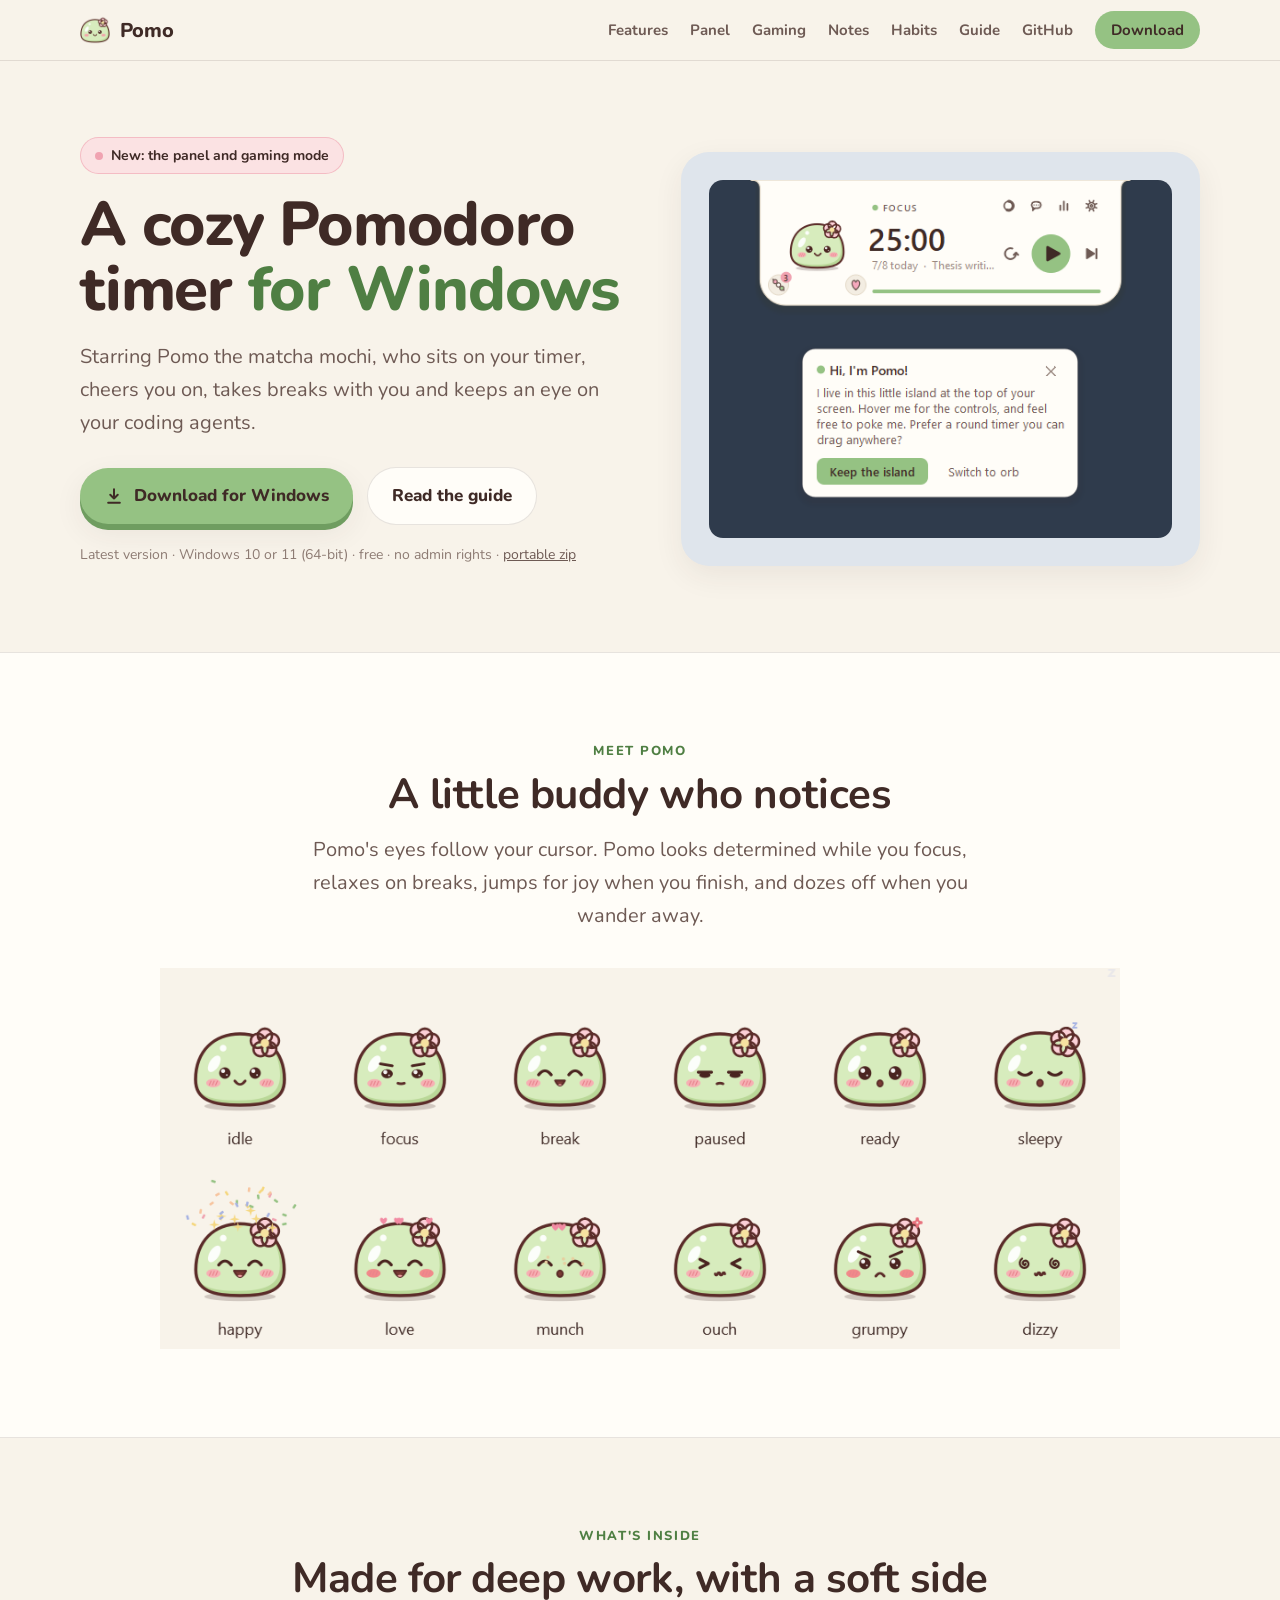
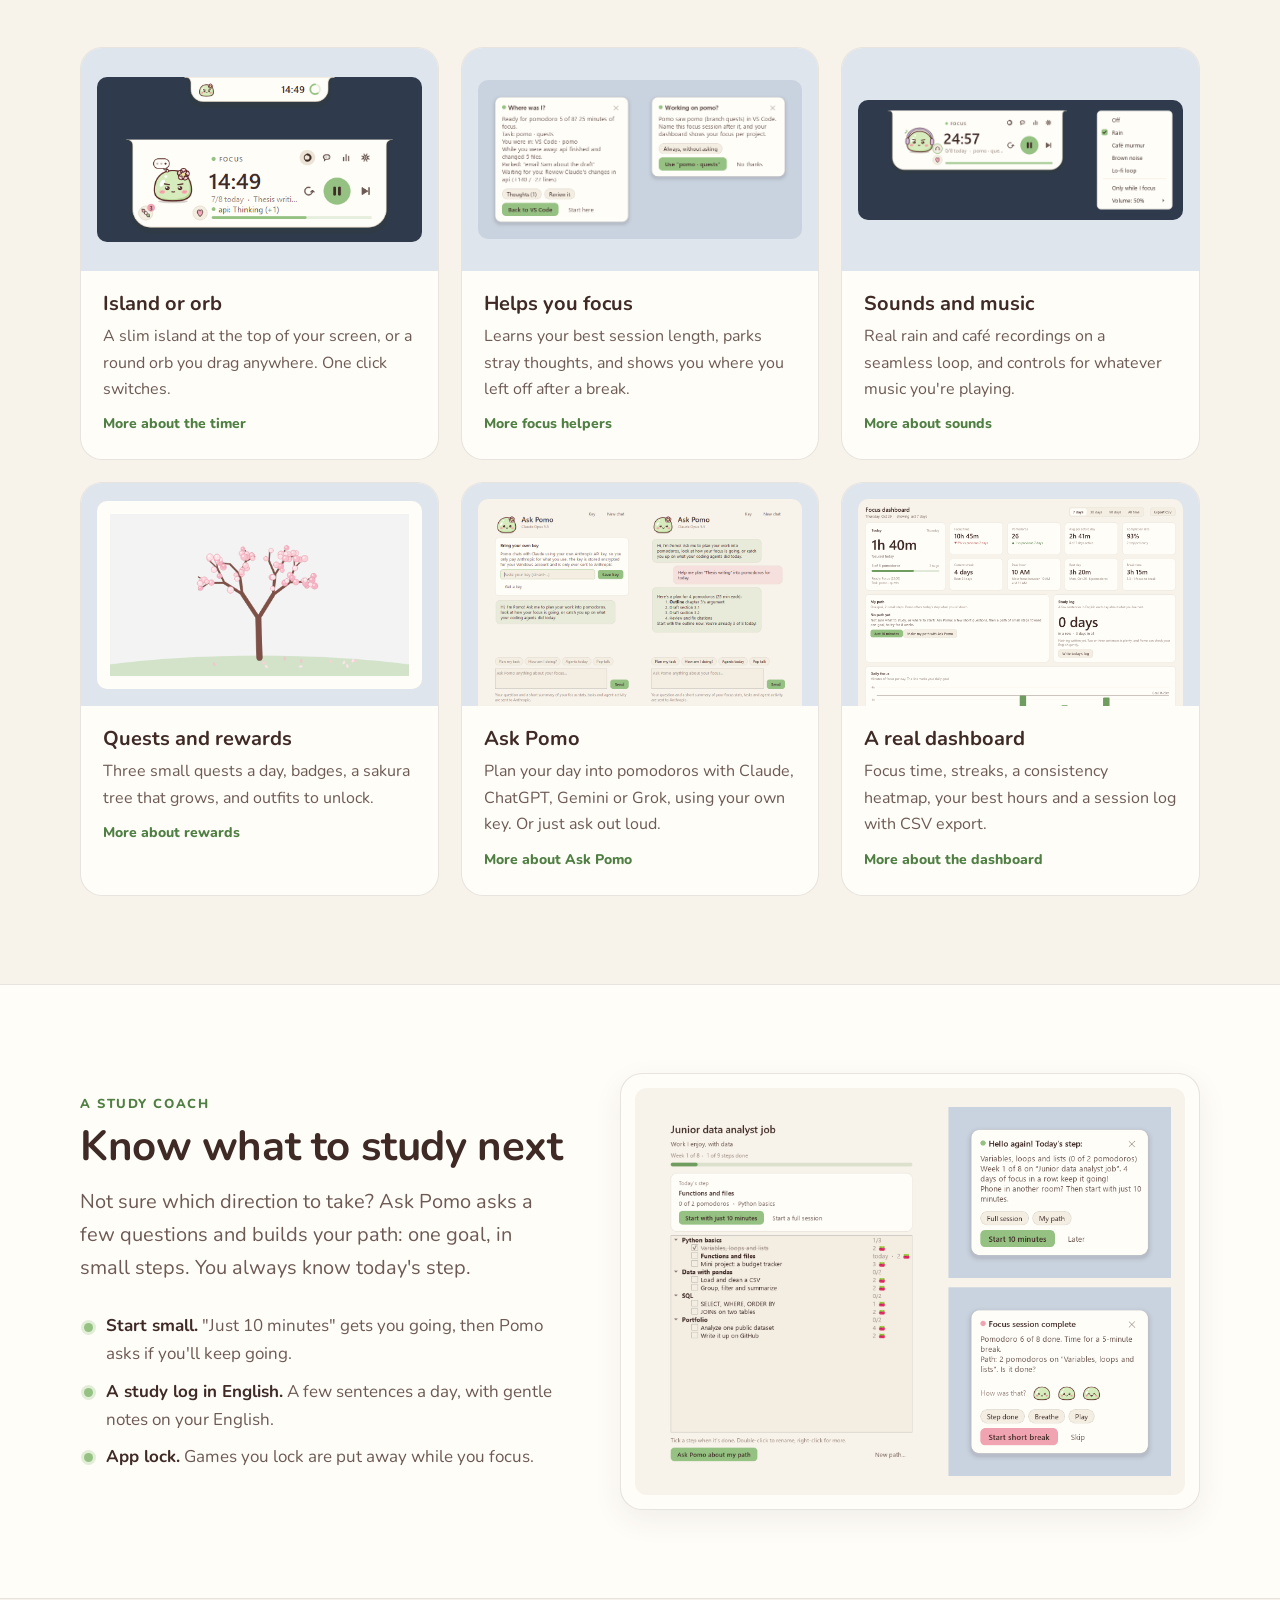
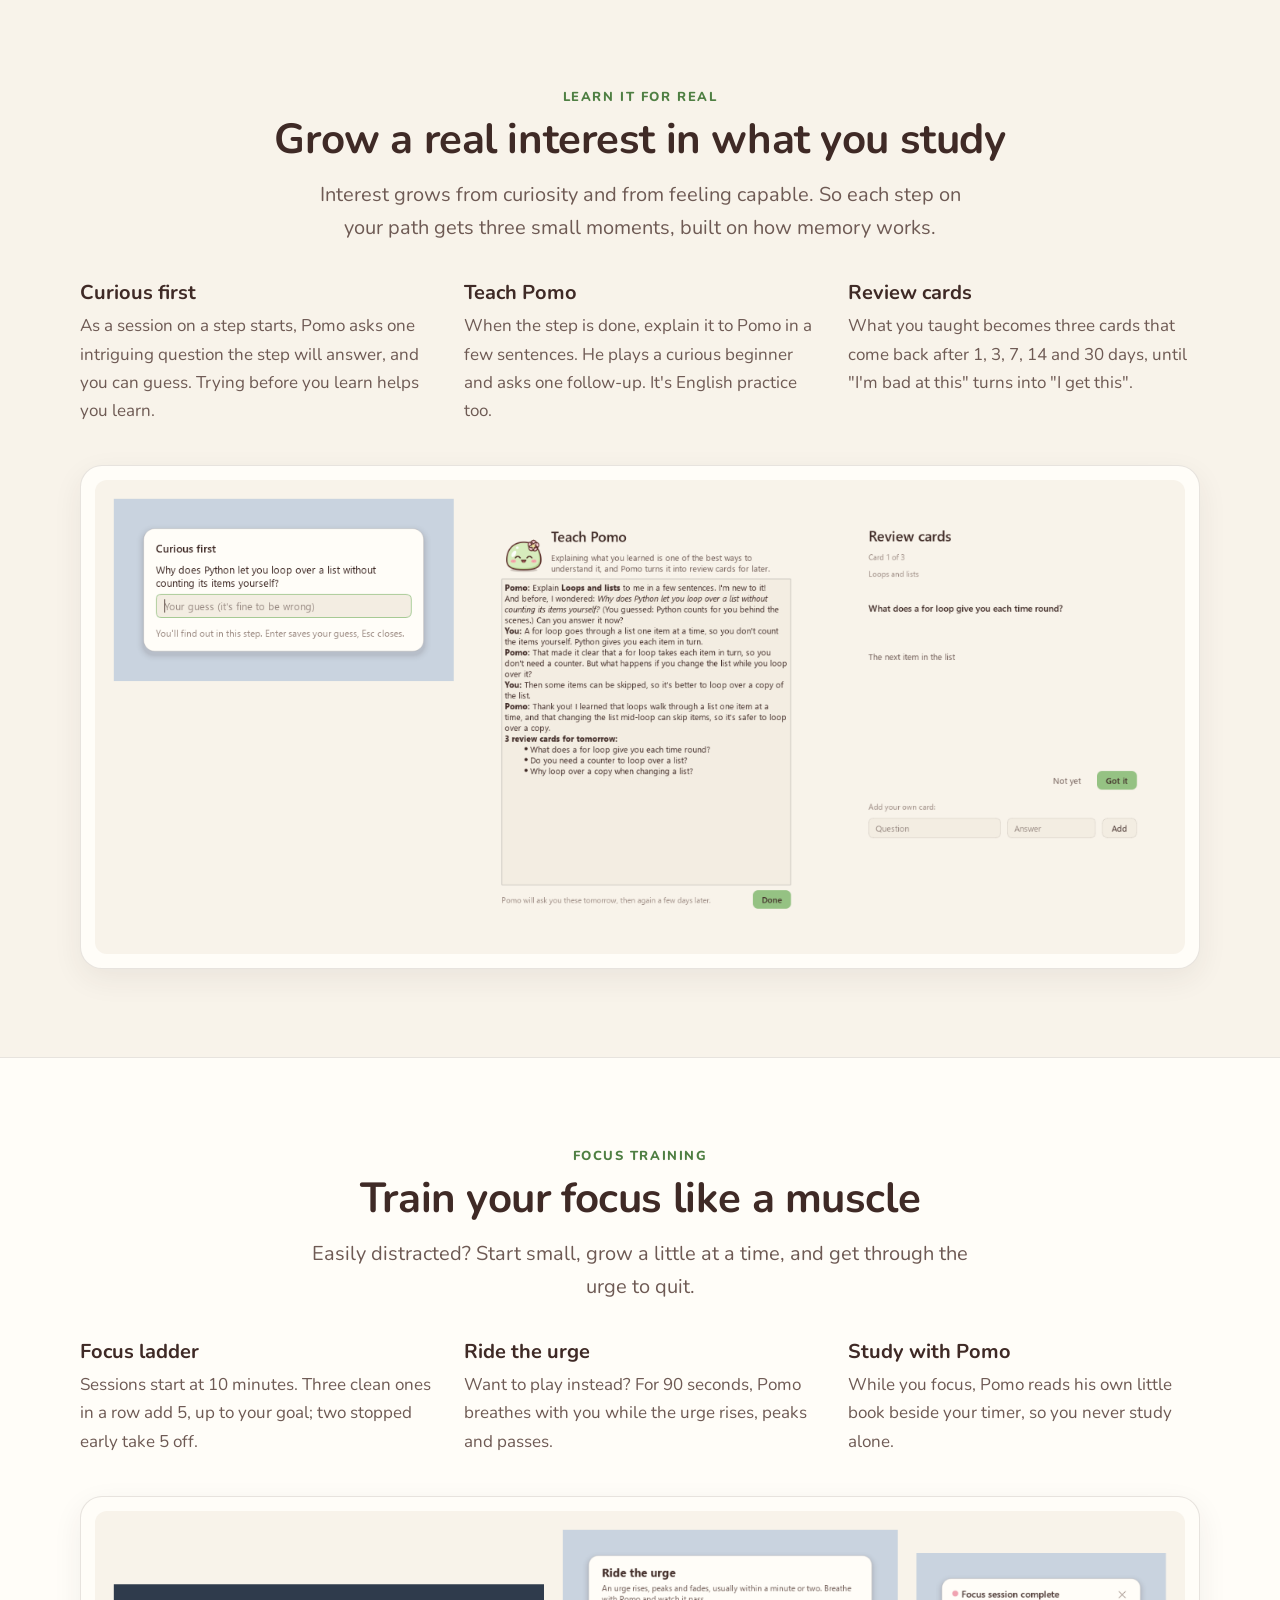
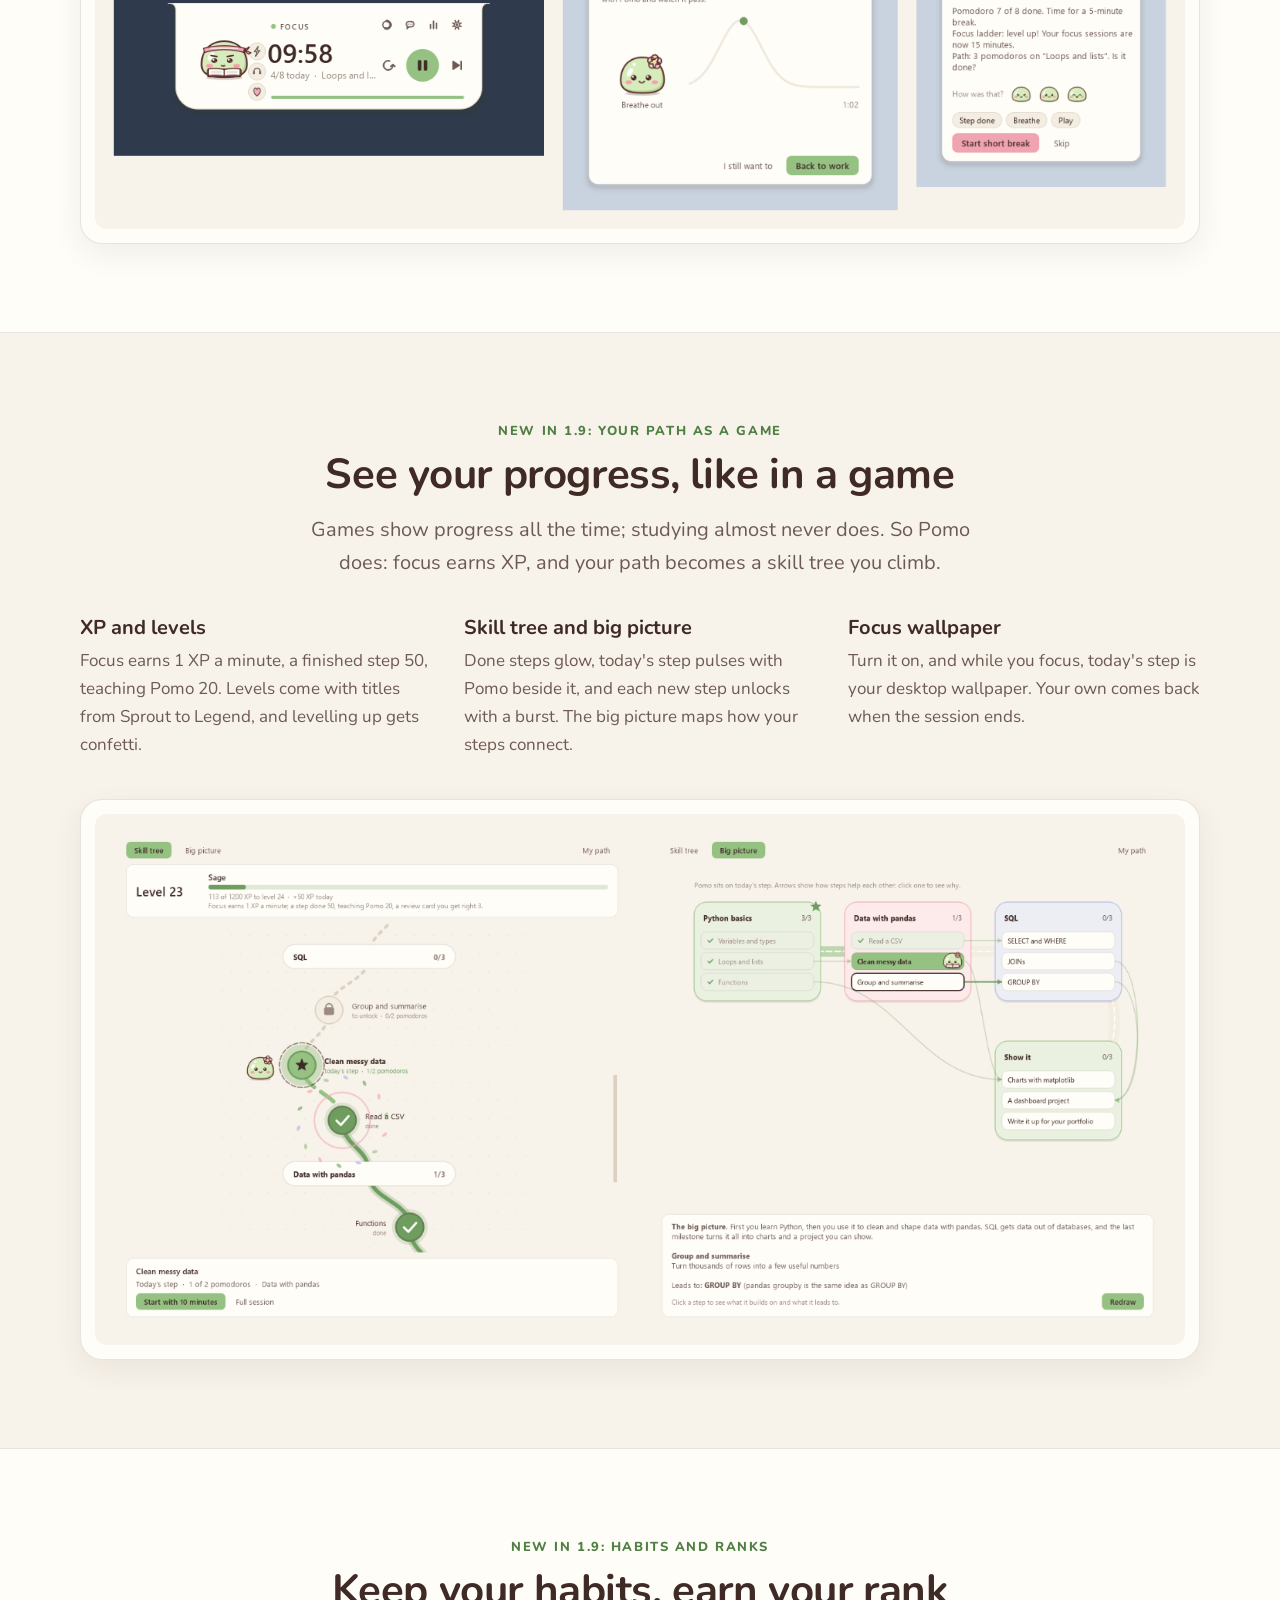
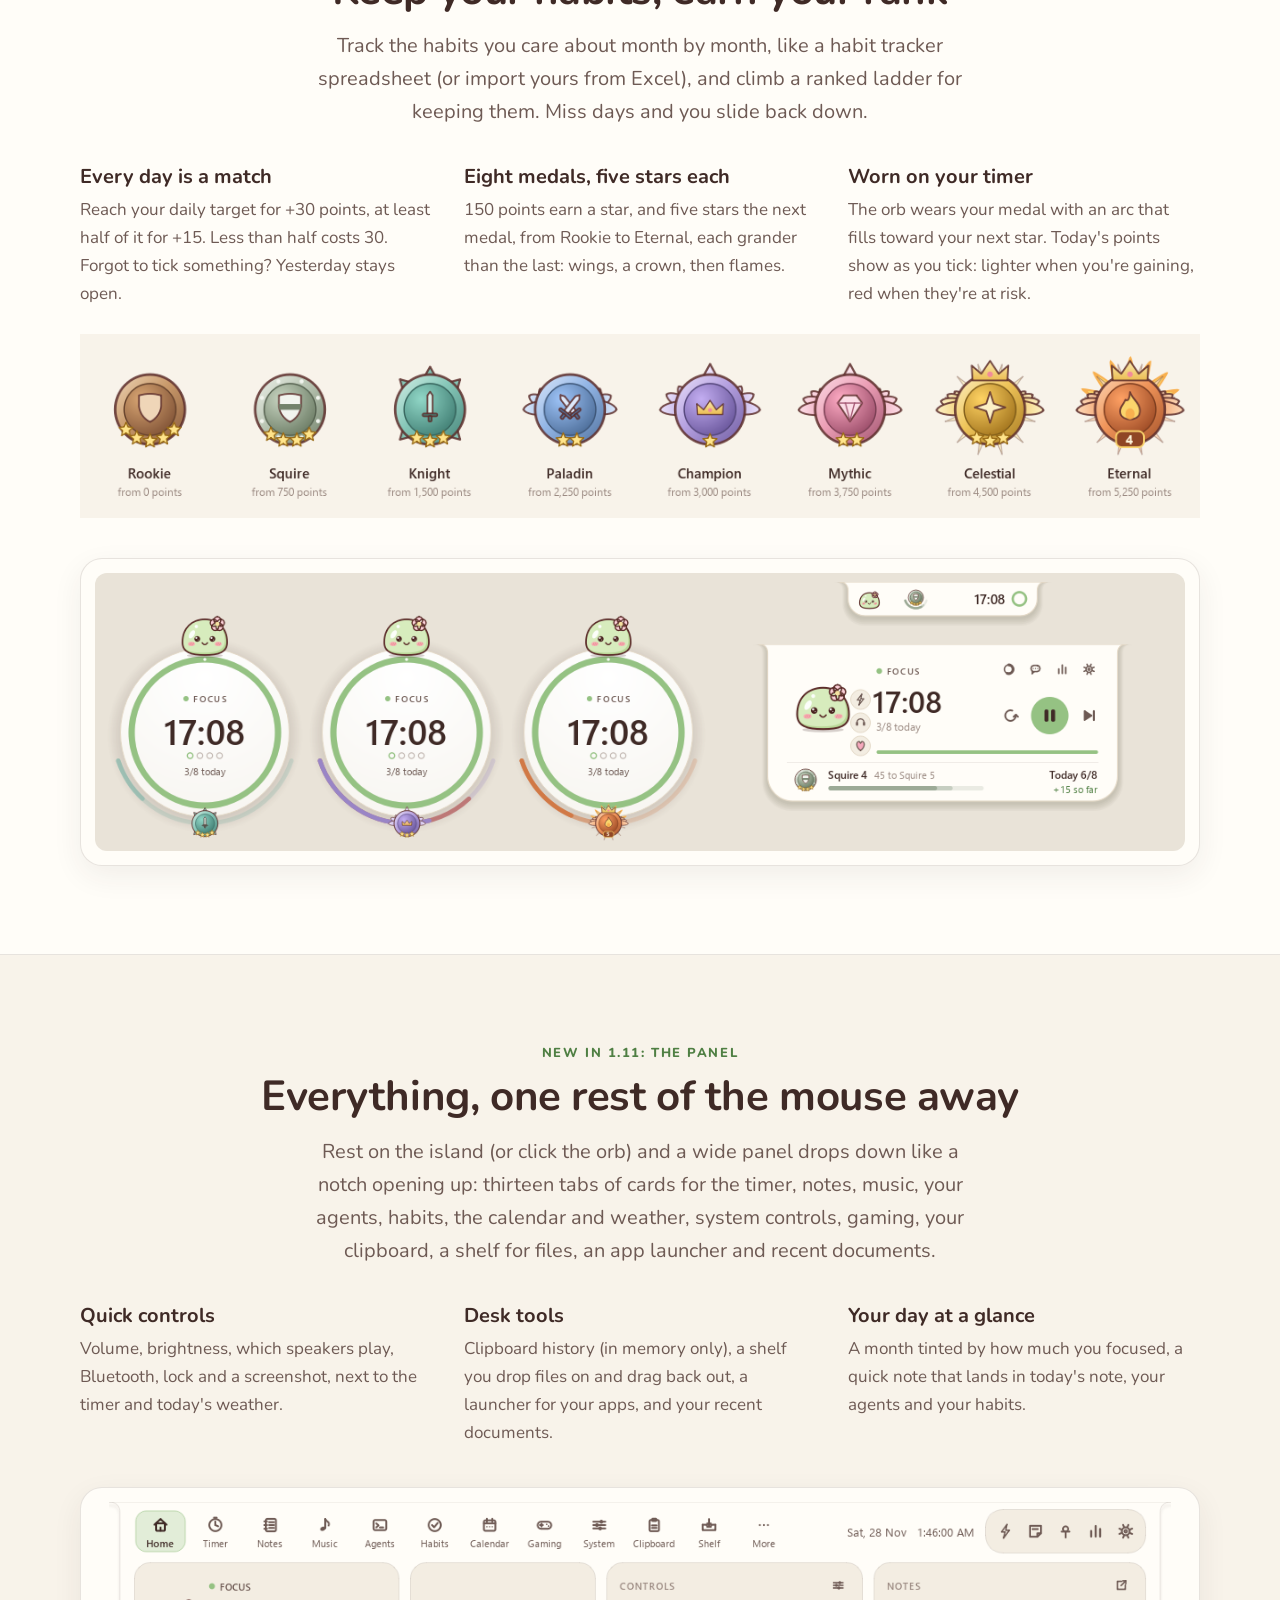
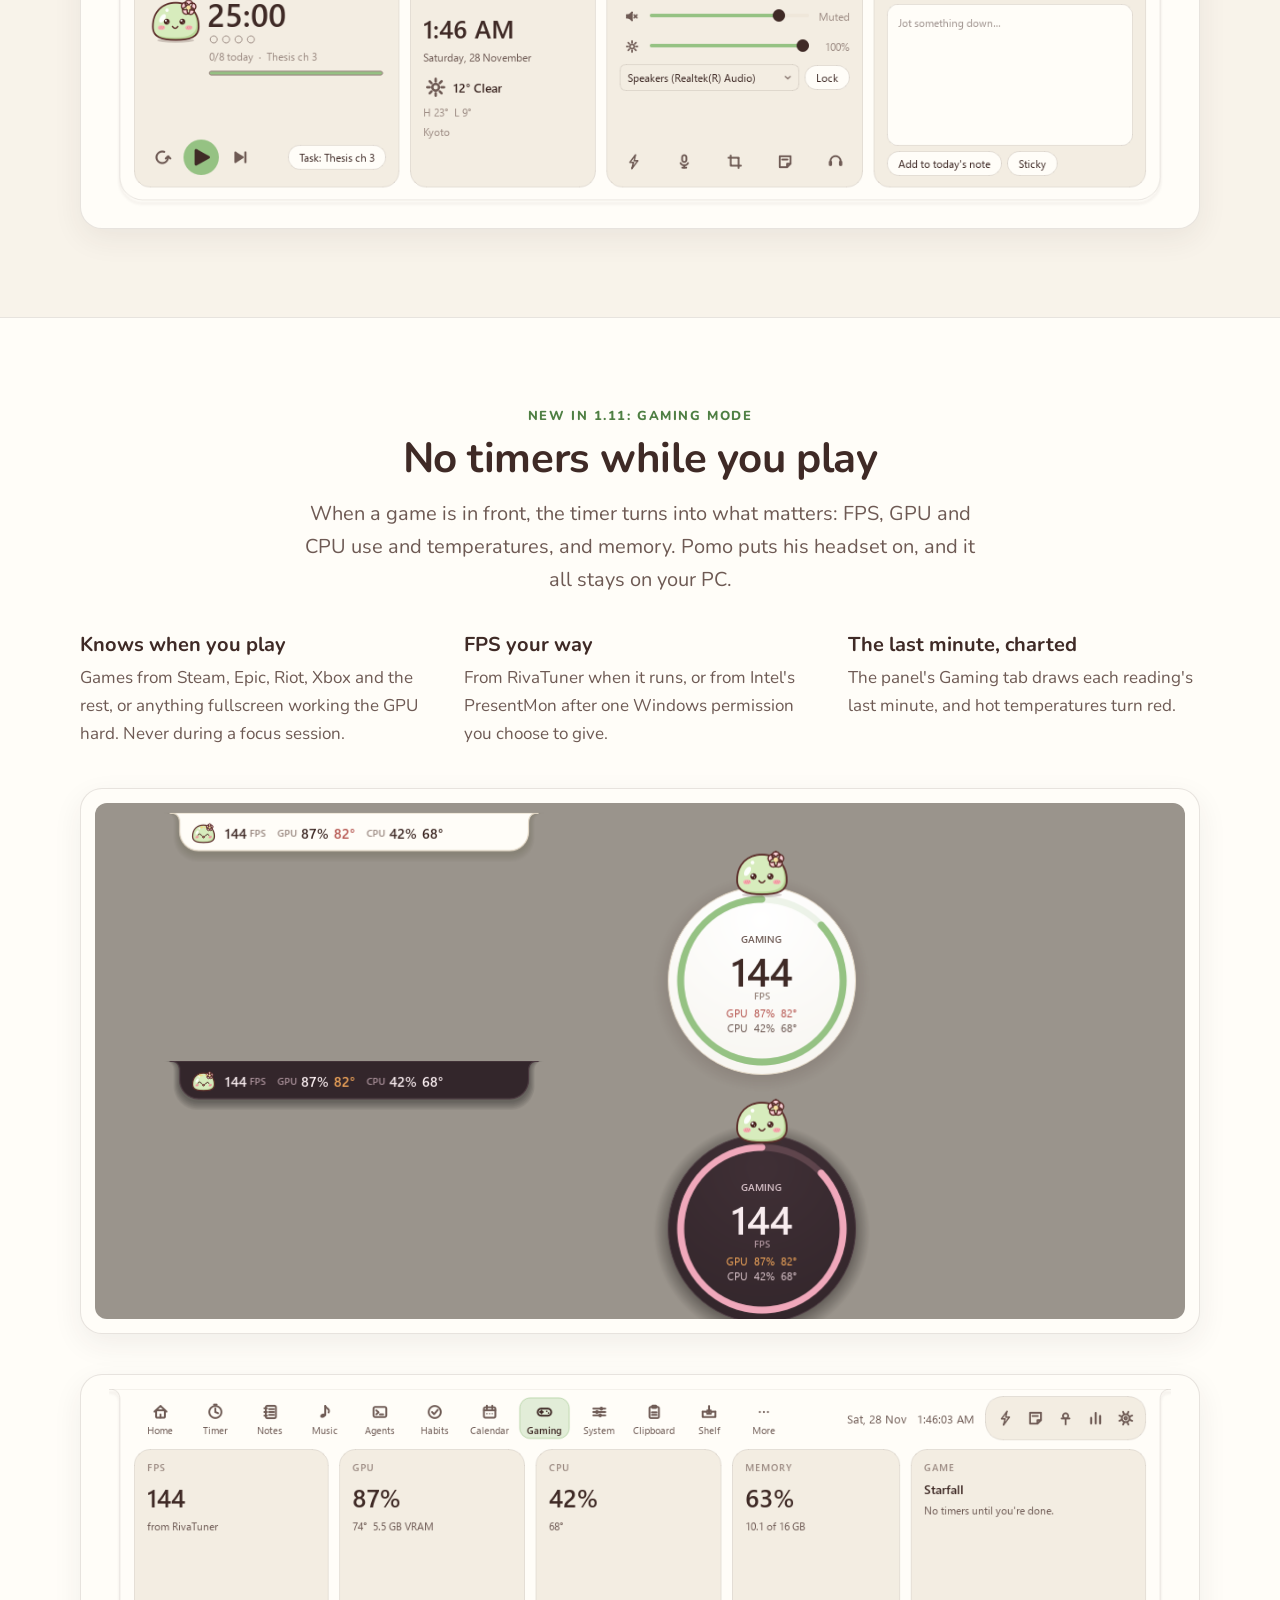
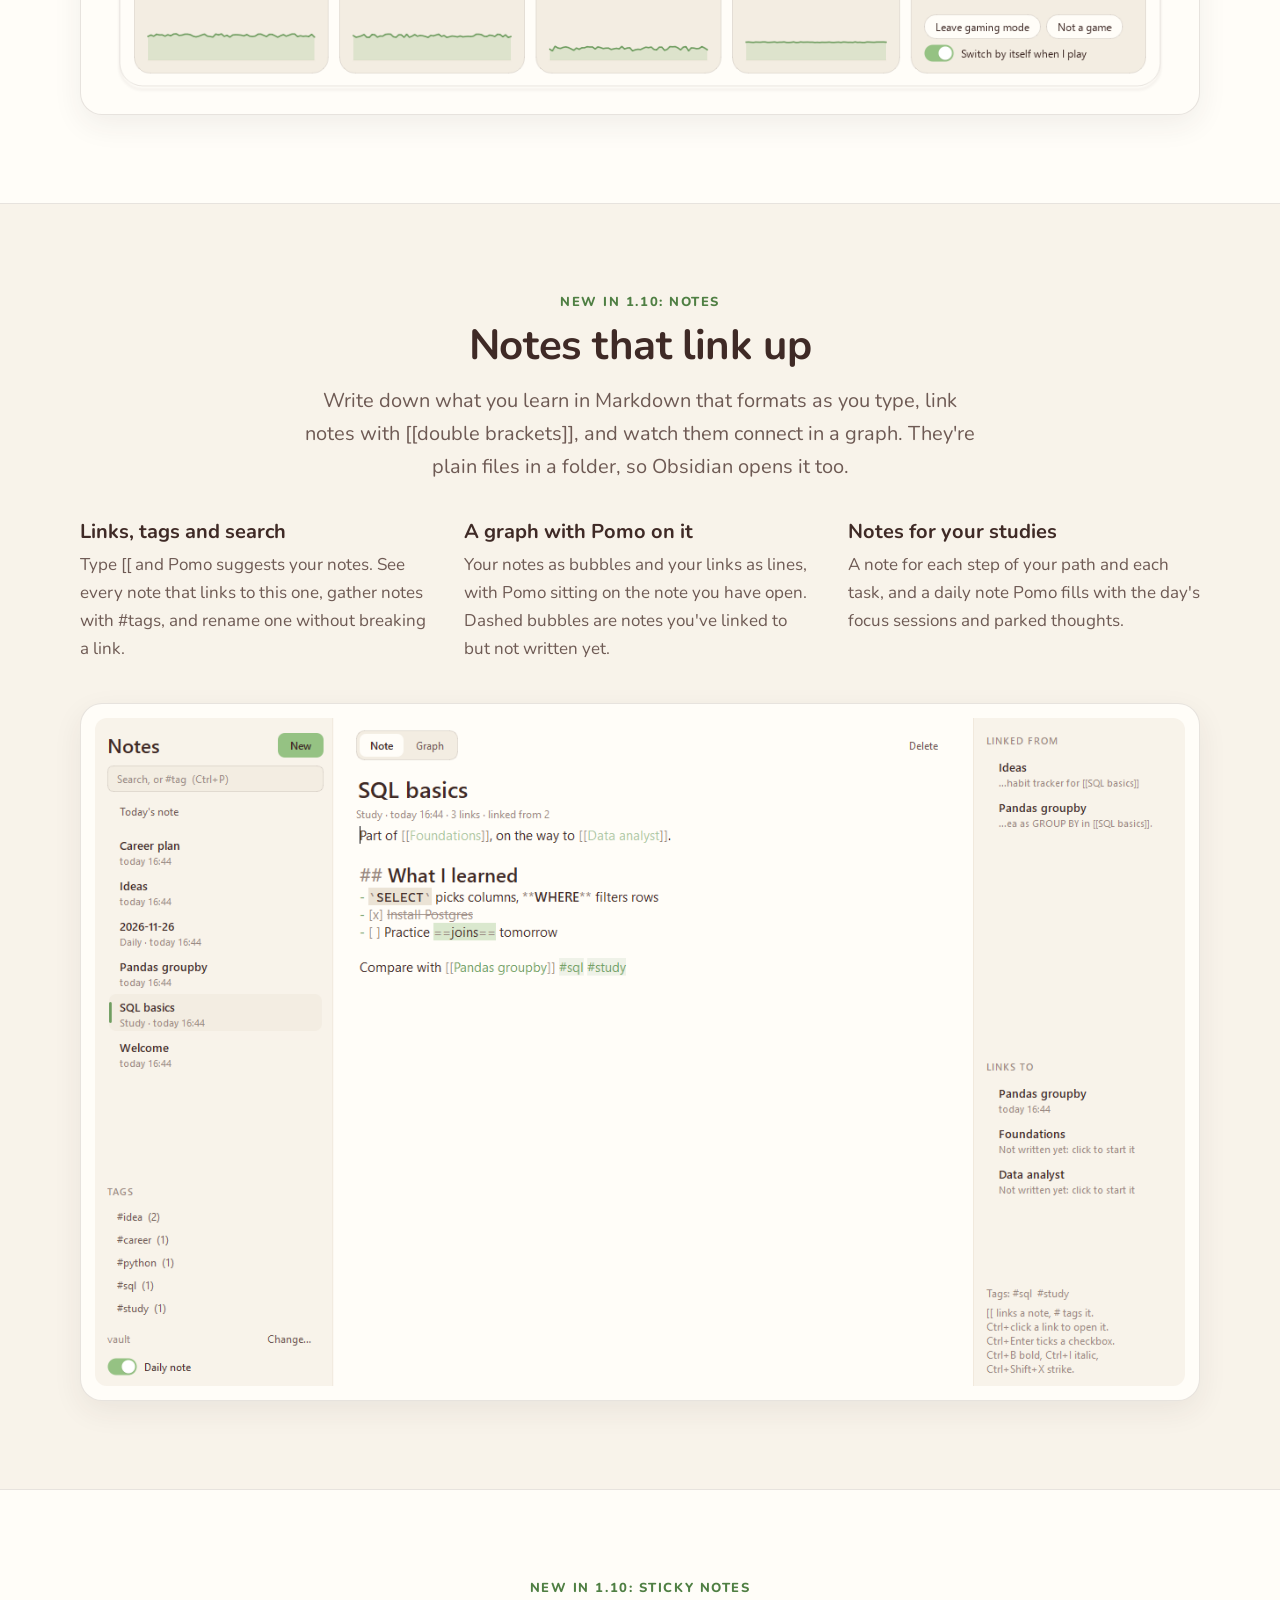
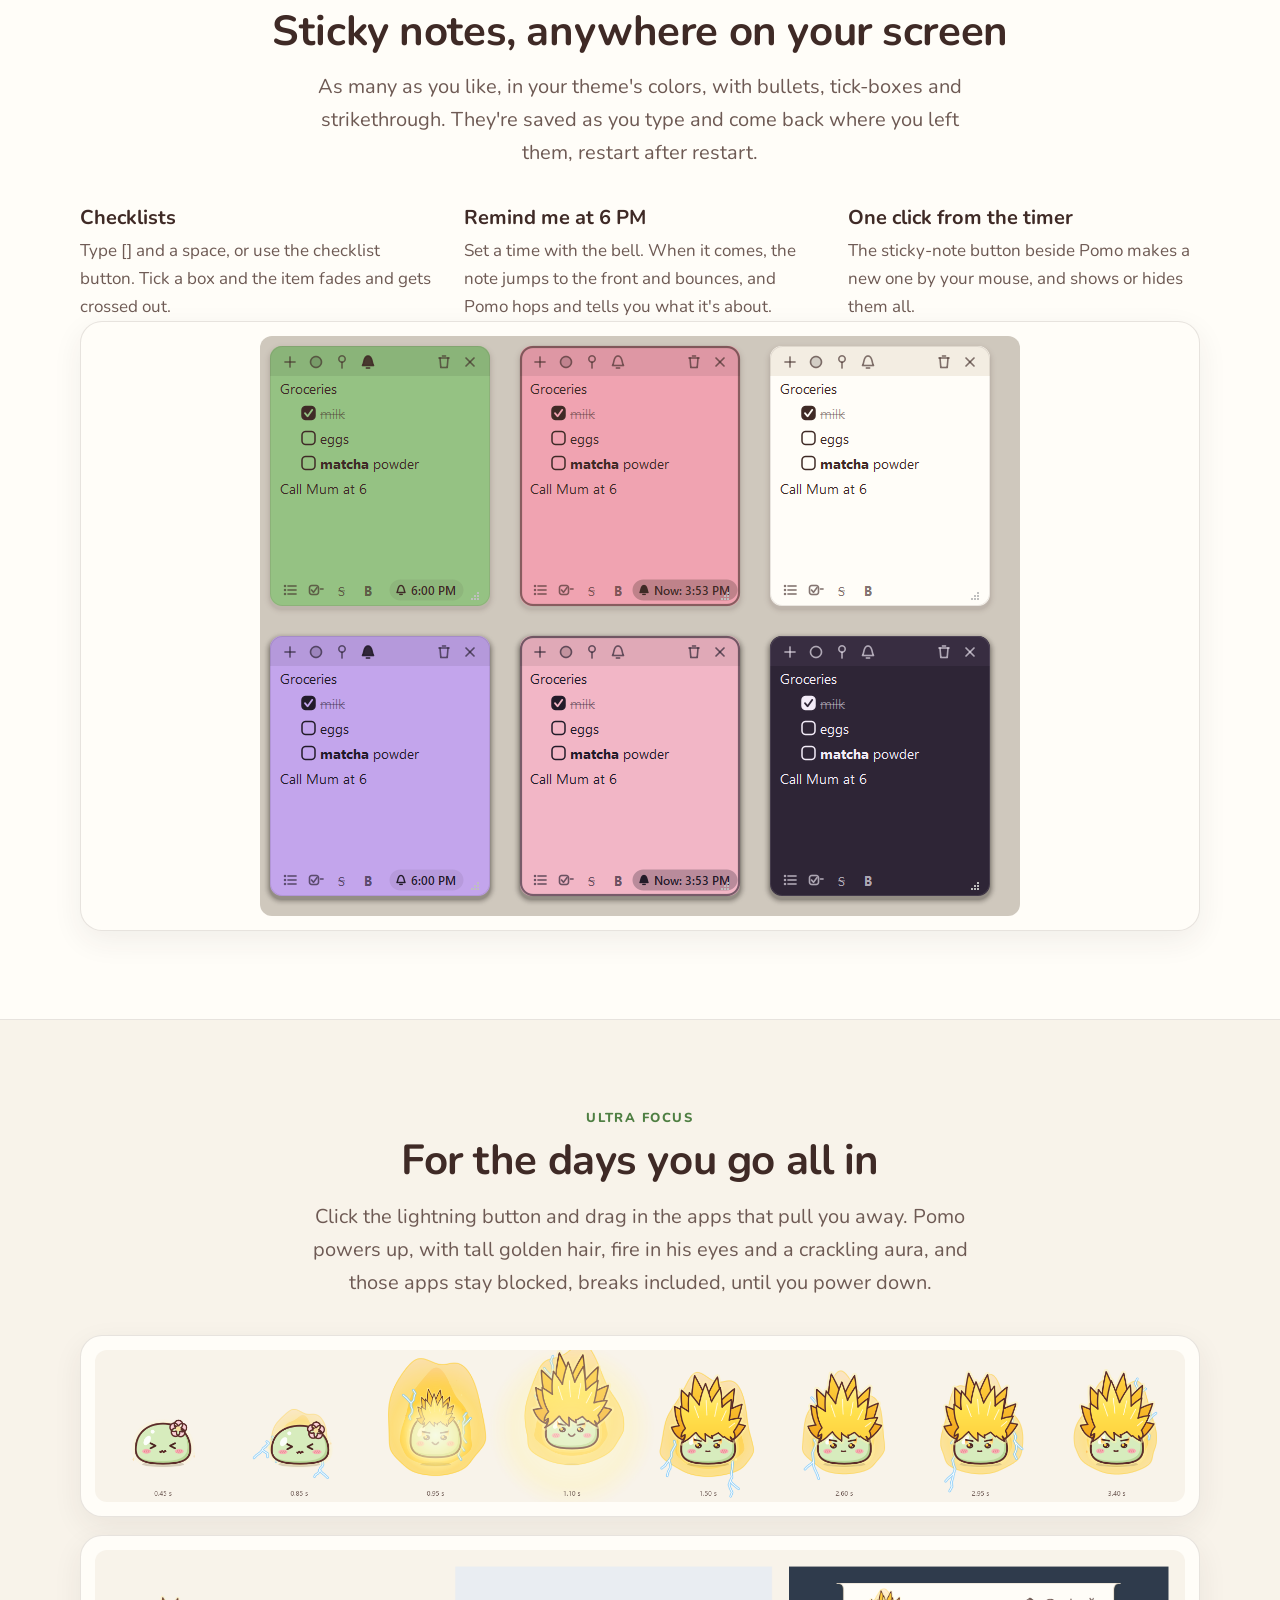
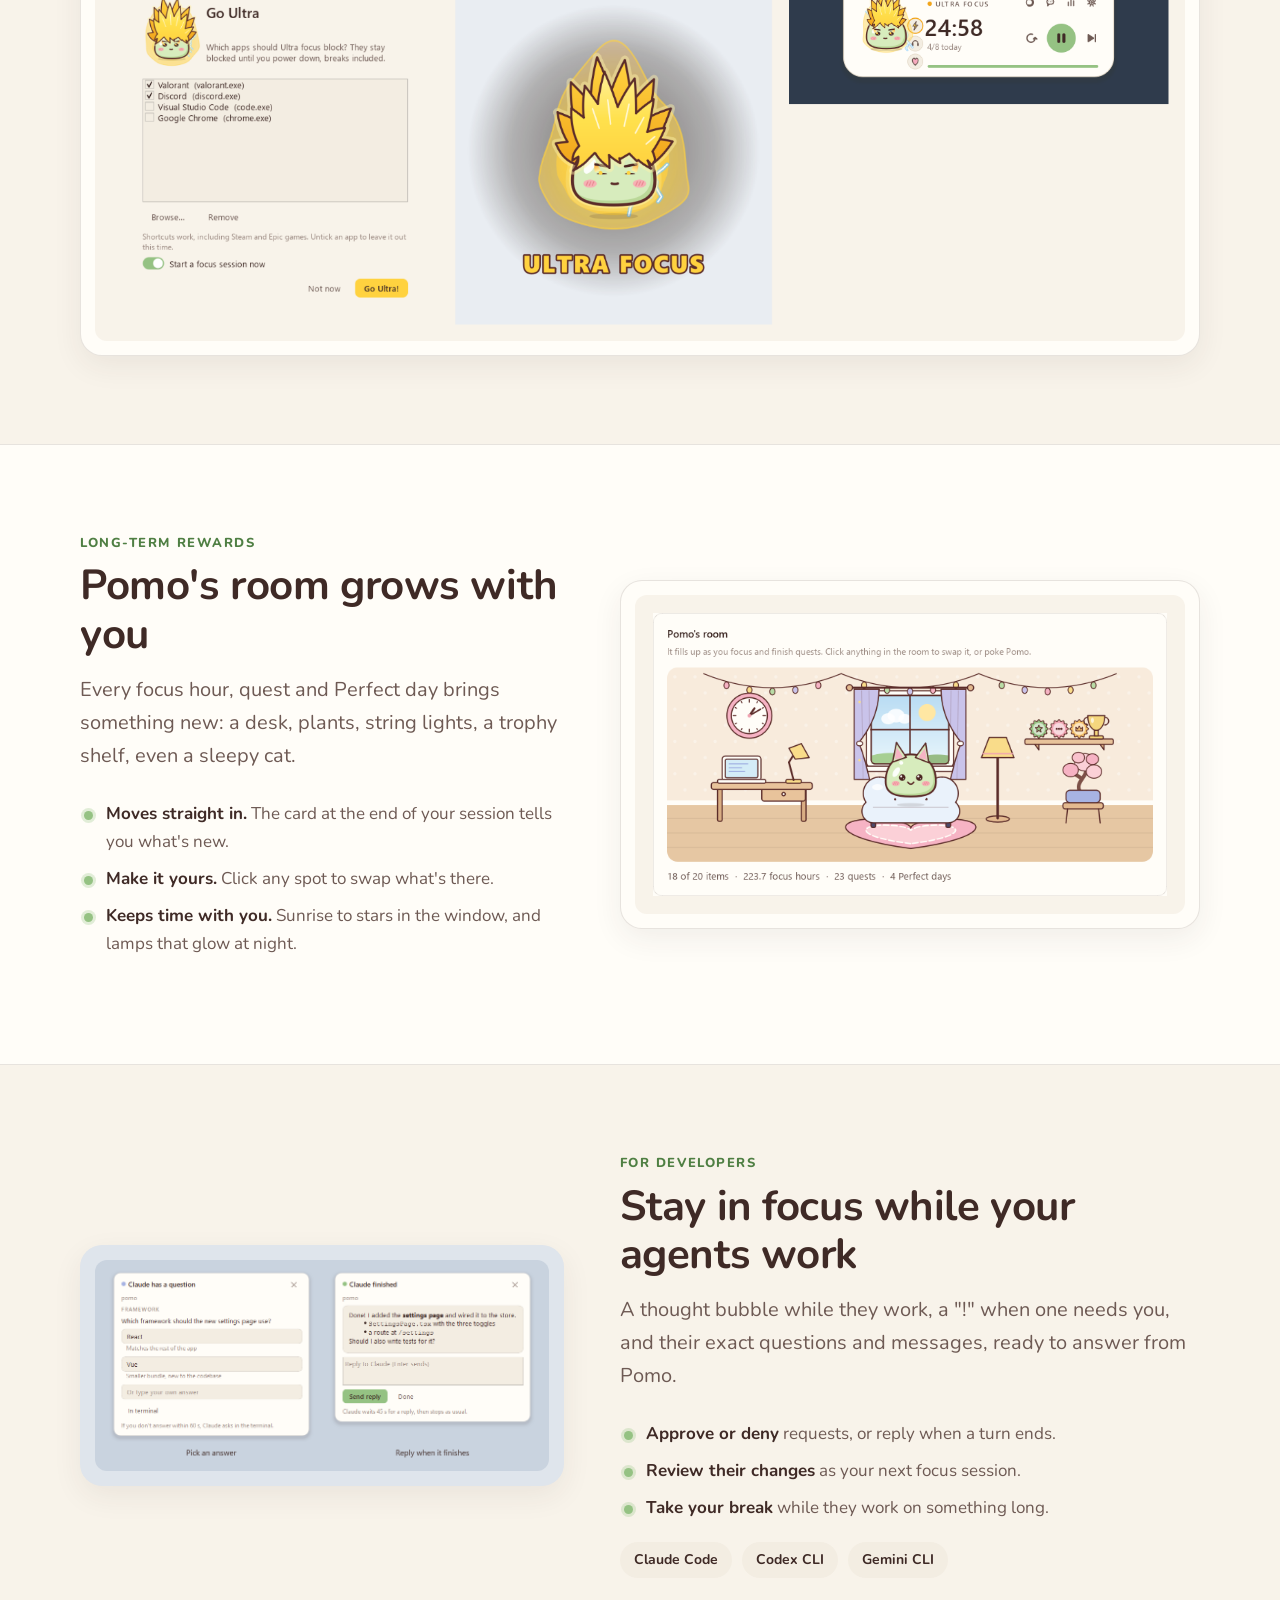
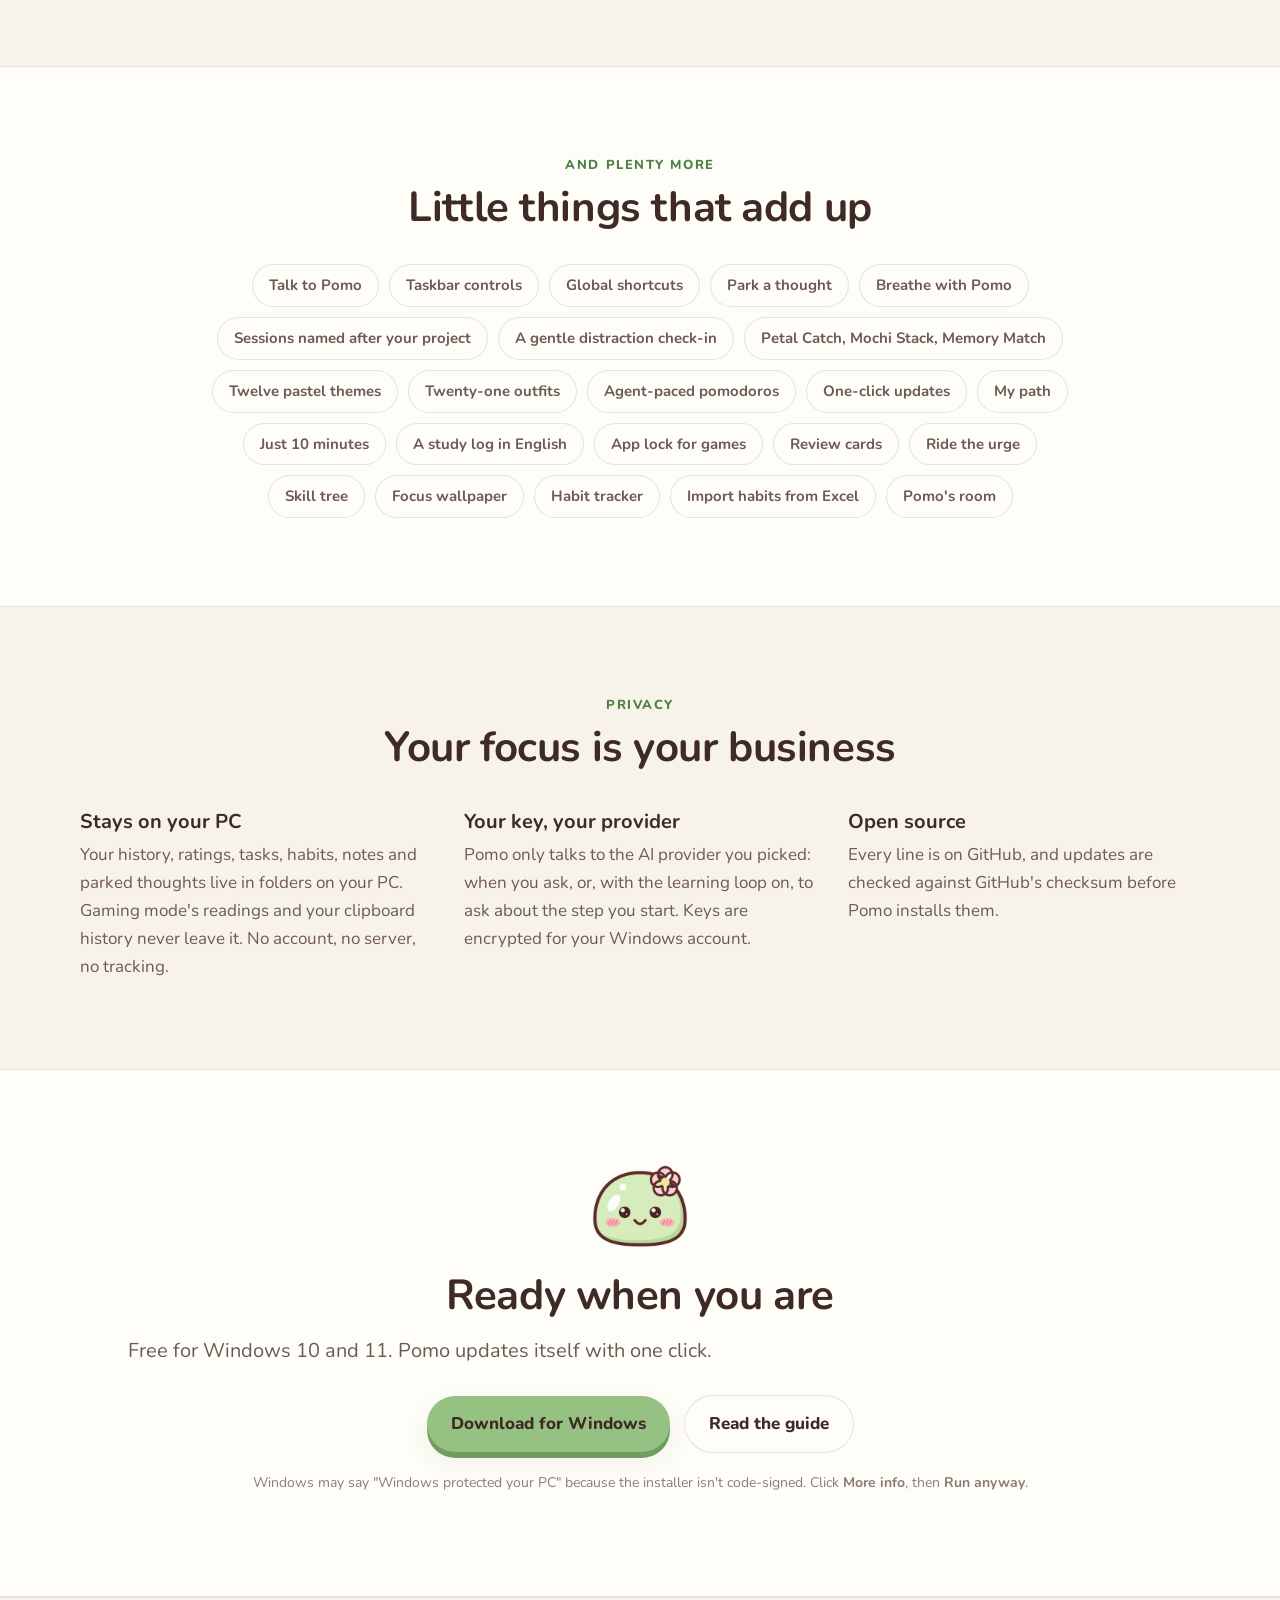
<file: docs/index.html>
<!doctype html>
<html lang="en">
<head>
<meta charset="utf-8">
<meta name="viewport" content="width=device-width, initial-scale=1">
<title>Pomo: a cozy Pomodoro timer for Windows</title>
<meta name="description" content="A cozy Pomodoro timer for Windows, starring Pomo the matcha mochi. Focus sessions, gentle breaks, daily quests, a habit tracker with ranked medals, a room that fills up as you focus, and an eye on your coding agents. Free.">
<meta property="og:title" content="Pomo: a cozy Pomodoro timer for Windows">
<meta property="og:description" content="Focus with Pomo the matcha mochi. Free for Windows 10 and 11.">
<meta property="og:image" content="https://sahilwagh99.github.io/pomo/room.png">
<meta property="og:url" content="https://sahilwagh99.github.io/pomo/">
<meta name="twitter:card" content="summary_large_image">
<link rel="icon" type="image/png" href="icon.png">
<link rel="preconnect" href="https://fonts.googleapis.com">
<link rel="preconnect" href="https://fonts.gstatic.com" crossorigin>
<link href="https://fonts.googleapis.com/css2?family=Nunito:wght@400;600;700;800&display=swap" rel="stylesheet">
<link rel="stylesheet" href="site.css">
<style>
  section { padding: 88px 0; }
  section.alt { background: var(--surface); border-block: 1px solid var(--line); }
  h1 { font-size: clamp(38px, 5.4vw, 62px); line-height: 1.05; letter-spacing: -0.02em; margin: 18px 0; font-weight: 800; }
  h1 .soft { color: var(--matcha-deep); }
  h2 { font-size: clamp(30px, 3.6vw, 42px); line-height: 1.15; margin: 8px 0 14px; letter-spacing: -0.01em; }
  h3 { font-size: 20px; margin: 0 0 6px; line-height: 1.3; }
  .lead { font-size: 20px; color: var(--ink-2); margin: 0 0 28px; max-width: 34em; }
  .center { text-align: center; }
  .center .lead { margin-inline: auto; }

  .hero { padding: 76px 0 72px; }
  .hero .wrap { display: grid; grid-template-columns: 1.05fr 1fr; gap: 56px; align-items: center; }
  .chip { display: inline-flex; align-items: center; gap: 8px; padding: 6px 14px; border-radius: 999px;
          background: color-mix(in srgb, var(--sakura) 30%, var(--surface)); font-weight: 700; font-size: 14px;
          text-decoration: none; border: 1px solid color-mix(in srgb, var(--sakura) 60%, transparent); }
  .chip::before { content: ""; width: 8px; height: 8px; border-radius: 50%; background: var(--sakura); }
  .fine { margin-top: 18px; color: var(--muted); font-size: 14px; }
  .fine a { color: var(--ink-2); }
  .stage { background: var(--desk); border-radius: 28px; padding: 28px; box-shadow: var(--shadow); }
  .stage img { margin-inline: auto; border-radius: 14px; }

  .moods { margin: 36px auto 0; max-width: min(960px, 100%); }
  .ranks { margin: 26px auto 0; }

  .highlights { display: grid; grid-template-columns: repeat(3, 1fr); gap: 22px; margin-top: 44px; }
  .hl { display: flex; flex-direction: column; background: var(--surface); border: 1px solid var(--line);
        border-radius: 22px; overflow: hidden; text-decoration: none; transition: transform .15s ease, box-shadow .15s ease; }
  .hl:hover { transform: translateY(-3px); box-shadow: var(--shadow); }
  .hl .thumb { aspect-ratio: 16 / 10; background: var(--desk); display: grid; place-items: center; padding: 16px; overflow: hidden; }
  .hl .thumb img { max-height: 100%; width: auto; border-radius: 10px; object-fit: contain; }
  .hl .thumb.top { padding: 16px 16px 0; place-items: start center; }
  .hl .thumb.top img { width: 100%; max-height: none; border-radius: 10px 10px 0 0; }
  .hl .text { padding: 20px 22px 22px; }
  .hl p { margin: 0; color: var(--ink-2); font-size: 16px; }
  .hl .more { display: inline-block; margin-top: 10px; font-weight: 800; font-size: 14px; color: var(--matcha-deep); }

  .spot { display: grid; grid-template-columns: 1fr 1.2fr; gap: 56px; align-items: center; }
  .spot.flip > :first-child { order: 2; }
  .ultra-strip { margin-top: 36px; }
  .ultra-shots { margin-top: 18px; }
  .wide-shot { margin-top: 40px; }
  .tags { display: flex; flex-wrap: wrap; gap: 10px; margin-top: 20px; }
  .tag { padding: 6px 14px; border-radius: 999px; background: var(--raised); font-weight: 700; font-size: 14px; }

  .more-list { display: flex; flex-wrap: wrap; justify-content: center; gap: 10px; max-width: 860px; margin: 32px auto 0; }
  .more-list a { padding: 8px 16px; border-radius: 999px; background: var(--surface); border: 1px solid var(--line);
                 text-decoration: none; font-weight: 700; font-size: 15px; color: var(--ink-2); }
  .more-list a:hover { color: var(--ink); border-color: var(--matcha); }

  .trio { display: grid; grid-template-columns: repeat(3, 1fr); gap: 32px; margin-top: 36px; }
  .trio p { color: var(--ink-2); margin: 0; }

  .cta { text-align: center; }
  .cta img { width: 96px; margin: 0 auto 18px; }
  .cta .actions { justify-content: center; }

  @media (max-width: 900px) {
    .hero .wrap, .spot { grid-template-columns: 1fr; gap: 32px; }
    .spot.flip > :first-child { order: 0; }
    .highlights { grid-template-columns: repeat(2, 1fr); }
    .trio { grid-template-columns: 1fr; }
  }
  @media (max-width: 560px) {
    .highlights { grid-template-columns: 1fr; }
    section { padding: 60px 0; }
    .hero { padding: 40px 0 56px; }
    .stage { padding: 12px; border-radius: 20px; }
  }
</style>
</head>
<body>

<header class="top">
  <div class="wrap bar">
    <a class="brand" href="#top"><img src="icon.png" alt="" width="30" height="30">Pomo</a>
    <div class="links">
      <a class="optional" href="#highlights">Features</a>
      <a class="optional" href="#panel">Panel</a>
      <a class="optional" href="#gaming">Gaming</a>
      <a class="optional" href="#notes">Notes</a>
      <a class="optional" href="#habits">Habits</a>
      <a href="guide.html">Guide</a>
      <a class="optional" href="https://github.com/sahilwagh99/pomo">GitHub</a>
      <a class="get" href="https://github.com/sahilwagh99/pomo/releases/latest/download/Pomo-Setup.exe">Download</a>
    </div>
  </div>
</header>

<header class="hero" id="top">
  <div class="wrap">
    <div>
      <a class="chip" href="#panel">New: the panel and gaming mode</a>
      <h1>A cozy Pomodoro timer <span class="soft">for Windows</span></h1>
      <p class="lead">Starring Pomo the matcha mochi, who sits on your timer, cheers you on, takes breaks with you and keeps an eye on your coding agents.</p>
      <div class="actions">
        <a class="btn btn-primary" href="https://github.com/sahilwagh99/pomo/releases/latest/download/Pomo-Setup.exe">
          <svg viewBox="0 0 24 24" fill="none" stroke="currentColor" stroke-width="2.4" stroke-linecap="round" stroke-linejoin="round"><path d="M12 4v11m0 0l-4.5-4.5M12 15l4.5-4.5M5 20h14"/></svg>
          Download for Windows
        </a>
        <a class="btn btn-secondary" href="guide.html">Read the guide</a>
      </div>
      <p class="fine"><span class="version">Latest version</span> &middot; Windows 10 or 11 (64-bit) &middot; free &middot; no admin rights &middot; <a href="https://github.com/sahilwagh99/pomo/releases/latest/download/Pomo-portable.zip">portable zip</a></p>
    </div>
    <div class="stage">
      <img src="hero.png" alt="Pomo's island at the top of the screen, with the first-launch card: Keep the island or Switch to orb" width="503" height="389">
    </div>
  </div>
</header>

<section class="alt center" id="meet">
  <div class="wrap">
    <div class="eyebrow">Meet Pomo</div>
    <h2>A little buddy who notices</h2>
    <p class="lead">Pomo's eyes follow your cursor. Pomo looks determined while you focus, relaxes on breaks, jumps for joy when you finish, and dozes off when you wander away.</p>
    <img class="moods" src="pomo.png" alt="Pomo's moods: idle, focus, break, paused, ready, sleepy, happy, love, munch, ouch, grumpy, dizzy" width="1080" height="428" loading="lazy">
  </div>
</section>

<section id="highlights">
  <div class="wrap">
    <div class="center">
      <div class="eyebrow">What's inside</div>
      <h2>Made for deep work, with a soft side</h2>
    </div>
    <div class="highlights">
      <a class="hl" href="guide.html#timer">
        <div class="thumb"><img src="island.png" alt="The island timer at the top of the screen" width="503" height="256" loading="lazy"></div>
        <div class="text"><h3>Island or orb</h3><p>A slim island at the top of your screen, or a round orb you drag anywhere. One click switches.</p><span class="more">More about the timer</span></div>
      </a>
      <a class="hl" href="guide.html#focus">
        <div class="thumb"><img src="recap.png" alt="Where was I? after a break" width="728" height="357" loading="lazy"></div>
        <div class="text"><h3>Helps you focus</h3><p>Learns your best session length, parks stray thoughts, and shows you where you left off after a break.</p><span class="more">More focus helpers</span></div>
      </a>
      <a class="hl" href="guide.html#music">
        <div class="thumb"><img src="sounds.png" alt="Pomo in headphones while rain plays" width="750" height="276" loading="lazy"></div>
        <div class="text"><h3>Sounds and music</h3><p>Real rain and café recordings on a seamless loop, and controls for whatever music you're playing.</p><span class="more">More about sounds</span></div>
      </a>
      <a class="hl" href="guide.html#rewards">
        <div class="thumb"><img src="garden.png" alt="The focus garden: a sakura tree in bloom" width="500" height="290" loading="lazy"></div>
        <div class="text"><h3>Quests and rewards</h3><p>Three small quests a day, badges, a sakura tree that grows, and outfits to unlock.</p><span class="more">More about rewards</span></div>
      </a>
      <a class="hl" href="guide.html#ask">
        <div class="thumb"><img src="chat.png" alt="Ask Pomo planning a task into pomodoros" width="1028" height="724" loading="lazy"></div>
        <div class="text"><h3>Ask Pomo</h3><p>Plan your day into pomodoros with Claude, ChatGPT, Gemini or Grok, using your own key. Or just ask out loud.</p><span class="more">More about Ask Pomo</span></div>
      </a>
      <a class="hl" href="guide.html#dashboard">
        <div class="thumb top"><img src="dashboard.png" alt="The Pomo dashboard" width="1220" height="3146" loading="lazy"></div>
        <div class="text"><h3>A real dashboard</h3><p>Focus time, streaks, a consistency heatmap, your best hours and a session log with CSV export.</p><span class="more">More about the dashboard</span></div>
      </a>
    </div>
  </div>
</section>

<section class="alt" id="study">
  <div class="wrap spot">
    <div>
      <div class="eyebrow">A study coach</div>
      <h2>Know what to study next</h2>
      <p class="lead">Not sure which direction to take? Ask Pomo asks a few questions and builds your path: one goal, in small steps. You always know today's step.</p>
      <ul class="dots">
        <li><b>Start small.</b> "Just 10 minutes" gets you going, then Pomo asks if you'll keep going.</li>
        <li><b>A study log in English.</b> A few sentences a day, with gentle notes on your English.</li>
        <li><b>App lock.</b> Games you lock are put away while you focus.</li>
      </ul>
    </div>
    <div class="shot"><img src="study.png" alt="The My path window, the morning card with today's step, and a session card asking if the step is done" width="930" height="688" loading="lazy"></div>
  </div>
</section>

<section id="learn">
  <div class="wrap">
    <div class="center">
      <div class="eyebrow">Learn it for real</div>
      <h2>Grow a real interest in what you study</h2>
      <p class="lead">Interest grows from curiosity and from feeling capable. So each step on your path gets three small moments, built on how memory works.</p>
    </div>
    <div class="trio">
      <div><h3>Curious first</h3><p>As a session on a step starts, Pomo asks one intriguing question the step will answer, and you can guess. Trying before you learn helps you learn.</p></div>
      <div><h3>Teach Pomo</h3><p>When the step is done, explain it to Pomo in a few sentences. He plays a curious beginner and asks one follow-up. It's English practice too.</p></div>
      <div><h3>Review cards</h3><p>What you taught becomes three cards that come back after 1, 3, 7, 14 and 30 days, until "I'm bad at this" turns into "I get this".</p></div>
    </div>
    <div class="shot wide-shot"><img src="learning.png" alt="Curious first with a question about loops; Teach Pomo with the explanation, Pomo's follow-up and three review cards; and a review card with its answer" width="1398" height="608" loading="lazy"></div>
  </div>
</section>

<section class="alt" id="train">
  <div class="wrap">
    <div class="center">
      <div class="eyebrow">Focus training</div>
      <h2>Train your focus like a muscle</h2>
      <p class="lead">Easily distracted? Start small, grow a little at a time, and get through the urge to quit.</p>
    </div>
    <div class="trio">
      <div><h3>Focus ladder</h3><p>Sessions start at 10 minutes. Three clean ones in a row add 5, up to your goal; two stopped early take 5 off.</p></div>
      <div><h3>Ride the urge</h3><p>Want to play instead? For 90 seconds, Pomo breathes with you while the urge rises, peaks and passes.</p></div>
      <div><h3>Study with Pomo</h3><p>While you focus, Pomo reads his own little book beside your timer, so you never study alone.</p></div>
    </div>
    <div class="shot wide-shot"><img src="focus_training.png" alt="Pomo reading his book on the island during focus; Ride the urge with Pomo breathing and the urge's wave; and a session card saying the focus ladder levelled up to 15 minutes" width="1396" height="408" loading="lazy"></div>
  </div>
</section>

<section id="game">
  <div class="wrap">
    <div class="center">
      <div class="eyebrow">New in 1.9: your path as a game</div>
      <h2>See your progress, like in a game</h2>
      <p class="lead">Games show progress all the time; studying almost never does. So Pomo does: focus earns XP, and your path becomes a skill tree you climb.</p>
    </div>
    <div class="trio">
      <div><h3>XP and levels</h3><p>Focus earns 1 XP a minute, a finished step 50, teaching Pomo 20. Levels come with titles from Sprout to Legend, and levelling up gets confetti.</p></div>
      <div><h3>Skill tree and big picture</h3><p>Done steps glow, today's step pulses with Pomo beside it, and each new step unlocks with a burst. The big picture maps how your steps connect.</p></div>
      <div><h3>Focus wallpaper</h3><p>Turn it on, and while you focus, today's step is your desktop wallpaper. Your own comes back when the session ends.</p></div>
    </div>
    <div class="shot wide-shot"><img src="skill_tree.png" alt="The skill tree at level 23, with Read a CSV unlocking in a burst of petals and Pomo beside today's step; and the big picture, with milestones as islands and arrows between connected steps" width="1412" height="688" loading="lazy"></div>
  </div>
</section>

<section class="alt" id="habits">
  <div class="wrap">
    <div class="center">
      <div class="eyebrow">New in 1.9: habits and ranks</div>
      <h2>Keep your habits, earn your rank</h2>
      <p class="lead">Track the habits you care about month by month, like a habit tracker spreadsheet (or import yours from Excel), and climb a ranked ladder for keeping them. Miss days and you slide back down.</p>
    </div>
    <div class="trio">
      <div><h3>Every day is a match</h3><p>Reach your daily target for +30 points, at least half of it for +15. Less than half costs 30. Forgot to tick something? Yesterday stays open.</p></div>
      <div><h3>Eight medals, five stars each</h3><p>150 points earn a star, and five stars the next medal, from Rookie to Eternal, each grander than the last: wings, a crown, then flames.</p></div>
      <div><h3>Worn on your timer</h3><p>The orb wears your medal with an arc that fills toward your next star. Today's points show as you tick: lighter when you're gaining, red when they're at risk.</p></div>
    </div>
    <img class="ranks" src="medals.png" alt="The eight medals: Rookie, Squire, Knight, Paladin, Champion, Mythic, Celestial and Eternal" width="1220" height="200" loading="lazy">
    <div class="shot wide-shot"><img src="rank.png" alt="The orb wearing three ranks, each with its arc, and the island with a little medal and its rank row" width="1221" height="312" loading="lazy"></div>
  </div>
</section>

<section id="panel">
  <div class="wrap">
    <div class="center">
      <div class="eyebrow">New in 1.11: the panel</div>
      <h2>Everything, one rest of the mouse away</h2>
      <p class="lead">Rest on the island (or click the orb) and a wide panel drops down like a notch opening up: thirteen tabs of cards for the timer, notes, music, your agents, habits, the calendar and weather, system controls, gaming, your clipboard, a shelf for files, an app launcher and recent documents.</p>
    </div>
    <div class="trio">
      <div><h3>Quick controls</h3><p>Volume, brightness, which speakers play, Bluetooth, lock and a screenshot, next to the timer and today's weather.</p></div>
      <div><h3>Desk tools</h3><p>Clipboard history (in memory only), a shelf you drop files on and drag back out, a launcher for your apps, and your recent documents.</p></div>
      <div><h3>Your day at a glance</h3><p>A month tinted by how much you focused, a quick note that lands in today's note, your agents and your habits.</p></div>
    </div>
    <div class="shot wide-shot"><img src="panel.png" alt="The panel dropped down from the island, on Home: the timer with Pomo, the clock with the weather, quick controls for volume, brightness and speakers, and a quick note" width="1232" height="352" loading="lazy"></div>
  </div>
</section>

<section class="alt" id="gaming">
  <div class="wrap">
    <div class="center">
      <div class="eyebrow">New in 1.11: gaming mode</div>
      <h2>No timers while you play</h2>
      <p class="lead">When a game is in front, the timer turns into what matters: FPS, GPU and CPU use and temperatures, and memory. Pomo puts his headset on, and it all stays on your PC.</p>
    </div>
    <div class="trio">
      <div><h3>Knows when you play</h3><p>Games from Steam, Epic, Riot, Xbox and the rest, or anything fullscreen working the GPU hard. Never during a focus session.</p></div>
      <div><h3>FPS your way</h3><p>From RivaTuner when it runs, or from Intel's PresentMon after one Windows permission you choose to give.</p></div>
      <div><h3>The last minute, charted</h3><p>The panel's Gaming tab draws each reading's last minute, and hot temperatures turn red.</p></div>
    </div>
    <div class="shot wide-shot"><img src="gaming_timer.png" alt="Gaming mode on the island and the orb in a light and a dark theme: 144 FPS, GPU 87% at 82 degrees in red, CPU 42% at 68 degrees" width="1100" height="520" loading="lazy"></div>
    <div class="shot wide-shot"><img src="gaming.png" alt="The Gaming tab: FPS, GPU, CPU and memory with the last minute charted under each, and the game" width="1232" height="352" loading="lazy"></div>
  </div>
</section>

<section id="notes">
  <div class="wrap">
    <div class="center">
      <div class="eyebrow">New in 1.10: notes</div>
      <h2>Notes that link up</h2>
      <p class="lead">Write down what you learn in Markdown that formats as you type, link notes with [[double brackets]], and watch them connect in a graph. They're plain files in a folder, so Obsidian opens it too.</p>
    </div>
    <div class="trio">
      <div><h3>Links, tags and search</h3><p>Type [[ and Pomo suggests your notes. See every note that links to this one, gather notes with #tags, and rename one without breaking a link.</p></div>
      <div><h3>A graph with Pomo on it</h3><p>Your notes as bubbles and your links as lines, with Pomo sitting on the note you have open. Dashed bubbles are notes you've linked to but not written yet.</p></div>
      <div><h3>Notes for your studies</h3><p>A note for each step of your path and each task, and a daily note Pomo fills with the day's focus sessions and parked thoughts.</p></div>
    </div>
    <div class="shot wide-shot"><img src="notes.png" alt="The notes window: the list of notes and tags, a note on SQL basics formatted as you type, and the notes it links to and from" width="1240" height="760" loading="lazy"></div>
  </div>
</section>

<section class="alt" id="stickies">
  <div class="wrap">
    <div class="center">
      <div class="eyebrow">New in 1.10: sticky notes</div>
      <h2>Sticky notes, anywhere on your screen</h2>
      <p class="lead">As many as you like, in your theme's colors, with bullets, tick-boxes and strikethrough. They're saved as you type and come back where you left them, restart after restart.</p>
    </div>
    <div class="trio">
      <div><h3>Checklists</h3><p>Type [] and a space, or use the checklist button. Tick a box and the item fades and gets crossed out.</p></div>
      <div><h3>Remind me at 6 PM</h3><p>Set a time with the bell. When it comes, the note jumps to the front and bounces, and Pomo hops and tells you what it's about.</p></div>
      <div><h3>One click from the timer</h3><p>The sticky-note button beside Pomo makes a new one by your mouse, and shows or hides them all.</p></div>
    </div>
    <div class="shot"><img src="stickies.png" alt="Sticky notes in a light and a dark theme, with checklists, one with a reminder at 6:00 PM and one ringing now" width="760" height="580" loading="lazy"></div>
  </div>
</section>

<section class="center" id="ultra">
  <div class="wrap">
    <div class="eyebrow">Ultra focus</div>
    <h2>For the days you go all in</h2>
    <p class="lead">Click the lightning button and drag in the apps that pull you away. Pomo powers up, with tall golden hair, fire in his eyes and a crackling aura, and those apps stay blocked, breaks included, until you power down.</p>
    <div class="shot ultra-strip"><img src="ultra_transform.png" alt="Pomo's power-up, frame by frame: straining as the aura charges, a flash, the golden hair bursting up, then the steady glow with lightning" width="2080" height="290" loading="lazy"></div>
    <div class="shot ultra-shots"><img src="ultra.png" alt="Go Ultra: the apps dragged in to block, the transformation with ULTRA FOCUS, and the island in Ultra focus" width="1582" height="568" loading="lazy"></div>
  </div>
</section>

<section class="alt" id="room">
  <div class="wrap spot">
    <div>
      <div class="eyebrow">Long-term rewards</div>
      <h2>Pomo's room grows with you</h2>
      <p class="lead">Every focus hour, quest and Perfect day brings something new: a desk, plants, string lights, a trophy shelf, even a sleepy cat.</p>
      <ul class="dots">
        <li><b>Moves straight in.</b> The card at the end of your session tells you what's new.</li>
        <li><b>Make it yours.</b> Click any spot to swap what's there.</li>
        <li><b>Keeps time with you.</b> Sunrise to stars in the window, and lamps that glow at night.</li>
      </ul>
    </div>
    <div class="shot"><img src="room_day.png" alt="Pomo's room in the afternoon" width="737" height="427" loading="lazy"></div>
  </div>
</section>

<section id="agents">
  <div class="wrap spot flip">
    <div>
      <div class="eyebrow">For developers</div>
      <h2>Stay in focus while your agents work</h2>
      <p class="lead">A thought bubble while they work, a "!" when one needs you, and their exact questions and messages, ready to answer from Pomo.</p>
      <ul class="dots">
        <li><b>Approve or deny</b> requests, or reply when a turn ends.</li>
        <li><b>Review their changes</b> as your next focus session.</li>
        <li><b>Take your break</b> while they work on something long.</li>
      </ul>
      <div class="tags"><span class="tag">Claude Code</span><span class="tag">Codex CLI</span><span class="tag">Gemini CLI</span></div>
    </div>
    <div class="shot desk"><img src="agent_reply.png" alt="Claude's question with two options, and Claude's message at the end of a turn with a reply box" width="928" height="433" loading="lazy"></div>
  </div>
</section>

<section class="alt center" id="more">
  <div class="wrap">
    <div class="eyebrow">And plenty more</div>
    <h2>Little things that add up</h2>
    <div class="more-list">
      <a href="guide.html#talk">Talk to Pomo</a>
      <a href="guide.html#timer">Taskbar controls</a>
      <a href="guide.html#shortcuts">Global shortcuts</a>
      <a href="guide.html#focus">Park a thought</a>
      <a href="guide.html#focus">Breathe with Pomo</a>
      <a href="guide.html#focus">Sessions named after your project</a>
      <a href="guide.html#focus">A gentle distraction check-in</a>
      <a href="guide.html#meet">Petal Catch, Mochi Stack, Memory Match</a>
      <a href="guide.html#looks">Twelve pastel themes</a>
      <a href="guide.html#looks">Twenty-one outfits</a>
      <a href="guide.html#agents">Agent-paced pomodoros</a>
      <a href="guide.html#install">One-click updates</a>
      <a href="guide.html#study">My path</a>
      <a href="guide.html#study">Just 10 minutes</a>
      <a href="guide.html#study">A study log in English</a>
      <a href="guide.html#study">App lock for games</a>
      <a href="guide.html#learn">Review cards</a>
      <a href="guide.html#train">Ride the urge</a>
      <a href="guide.html#game">Skill tree</a>
      <a href="guide.html#game">Focus wallpaper</a>
      <a href="guide.html#habits">Habit tracker</a>
      <a href="guide.html#habits">Import habits from Excel</a>
      <a href="#room">Pomo's room</a>
    </div>
  </div>
</section>

<section id="privacy">
  <div class="wrap">
    <div class="center">
      <div class="eyebrow">Privacy</div>
      <h2>Your focus is your business</h2>
    </div>
    <div class="trio">
      <div><h3>Stays on your PC</h3><p>Your history, ratings, tasks, habits, notes and parked thoughts live in folders on your PC. Gaming mode's readings and your clipboard history never leave it. No account, no server, no tracking.</p></div>
      <div><h3>Your key, your provider</h3><p>Pomo only talks to the AI provider you picked: when you ask, or, with the learning loop on, to ask about the step you start. Keys are encrypted for your Windows account.</p></div>
      <div><h3>Open source</h3><p>Every line is on GitHub, and updates are checked against GitHub's checksum before Pomo installs them.</p></div>
    </div>
  </div>
</section>

<section class="alt cta">
  <div class="wrap">
    <img src="icon.png" alt="Pomo" width="96" height="96">
    <h2>Ready when you are</h2>
    <p class="lead">Free for Windows 10 and 11. Pomo updates itself with one click.</p>
    <div class="actions">
      <a class="btn btn-primary" href="https://github.com/sahilwagh99/pomo/releases/latest/download/Pomo-Setup.exe">Download for Windows</a>
      <a class="btn btn-secondary" href="guide.html">Read the guide</a>
    </div>
    <p class="fine">Windows may say "Windows protected your PC" because the installer isn't code-signed. Click <b>More info</b>, then <b>Run anyway</b>.</p>
  </div>
</section>

<footer>
  <div class="wrap">
    <div>
      <a href="guide.html">Guide</a>
      <a href="https://github.com/sahilwagh99/pomo/releases">Releases</a>
      <a href="https://github.com/sahilwagh99/pomo/issues">Report a problem</a>
      <a href="https://github.com/sahilwagh99/pomo">Source</a>
    </div>
    <div class="version">Pomo for Windows</div>
  </div>
</footer>

<script src="version.js"></script>
</body>
</html>
</file>
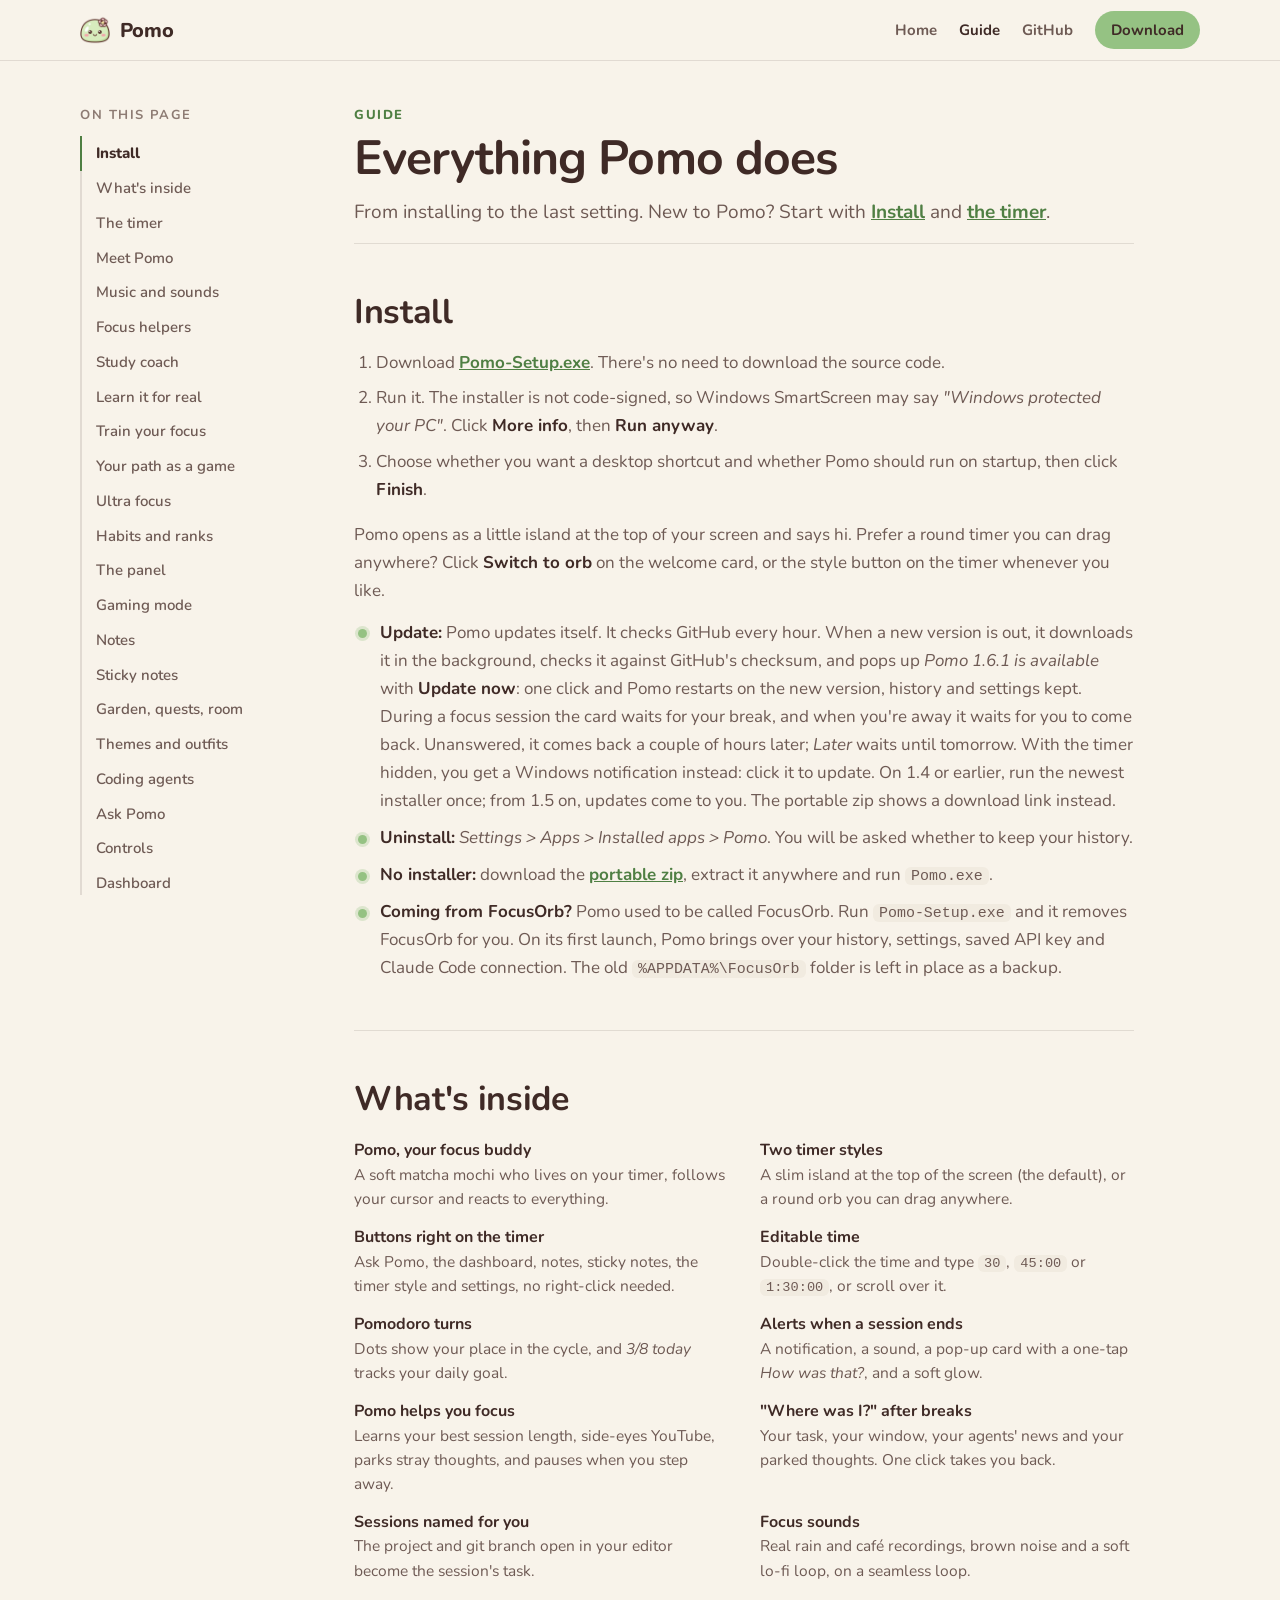
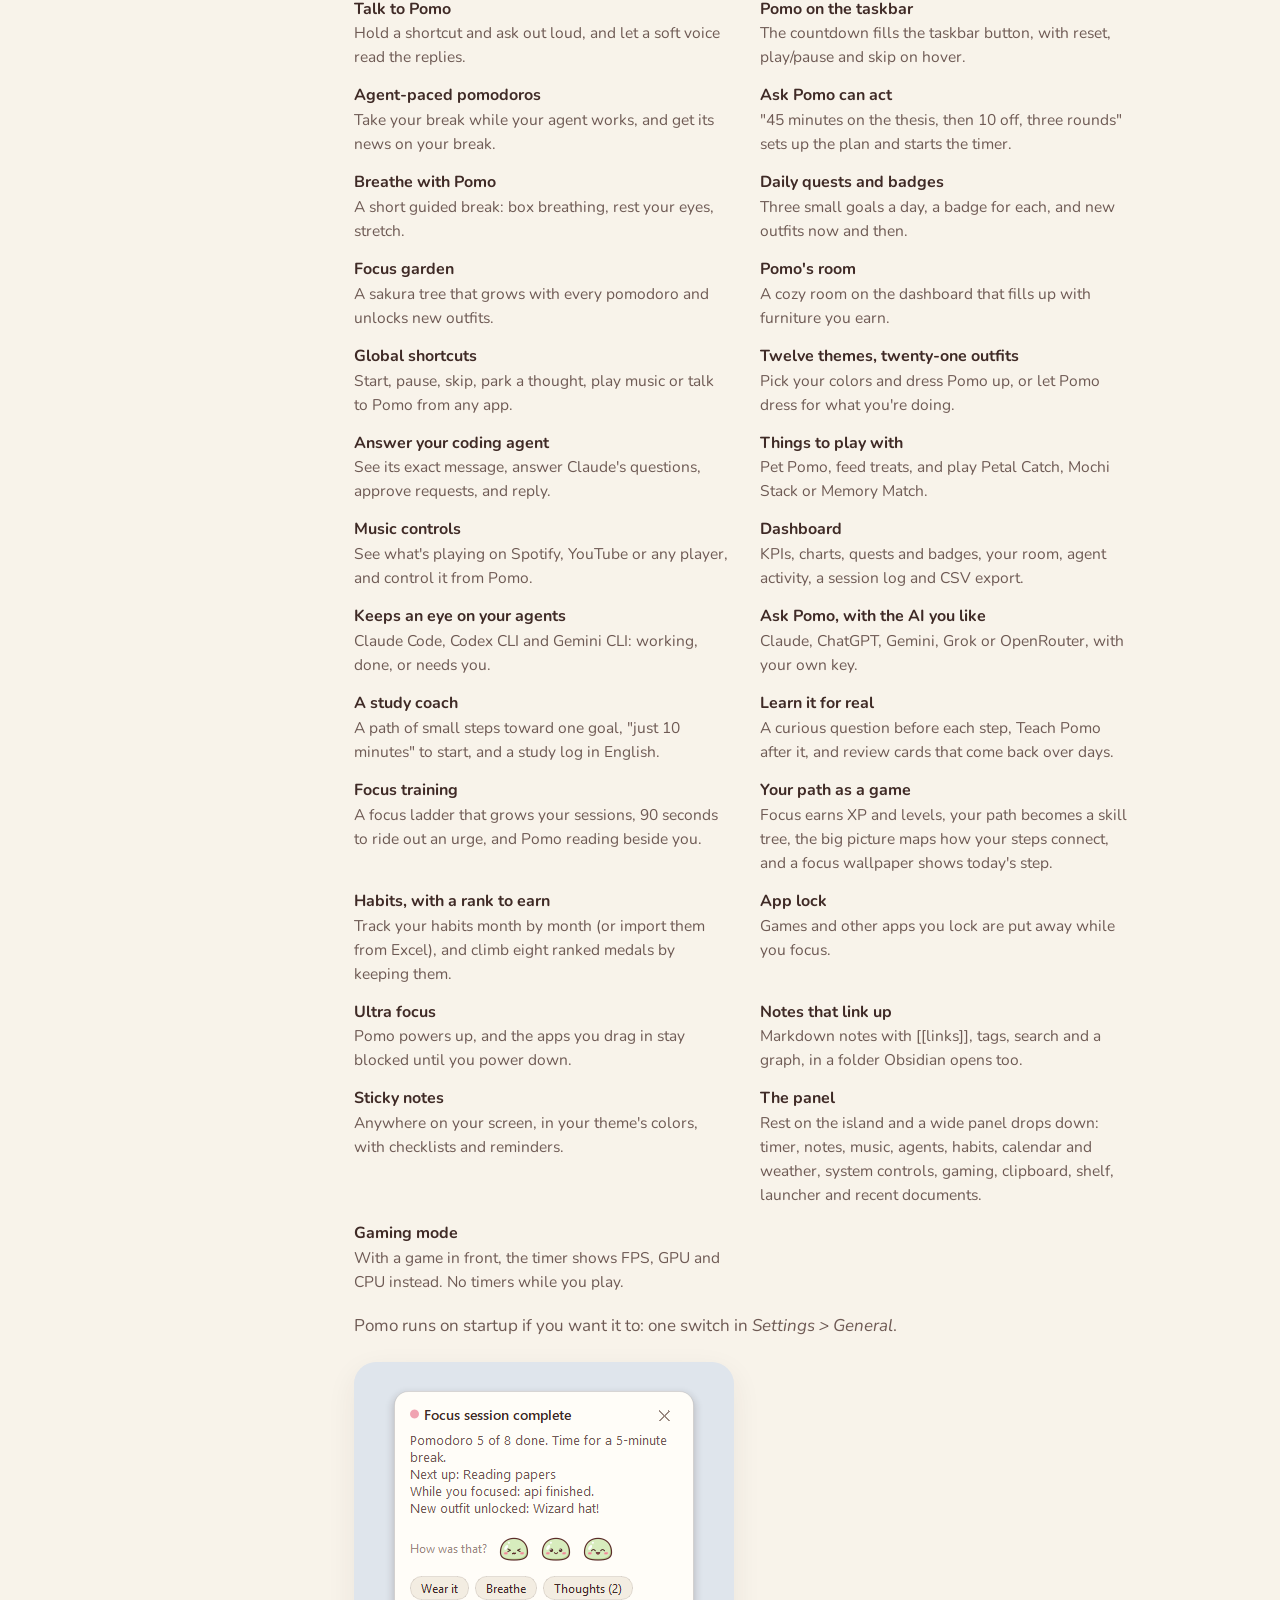
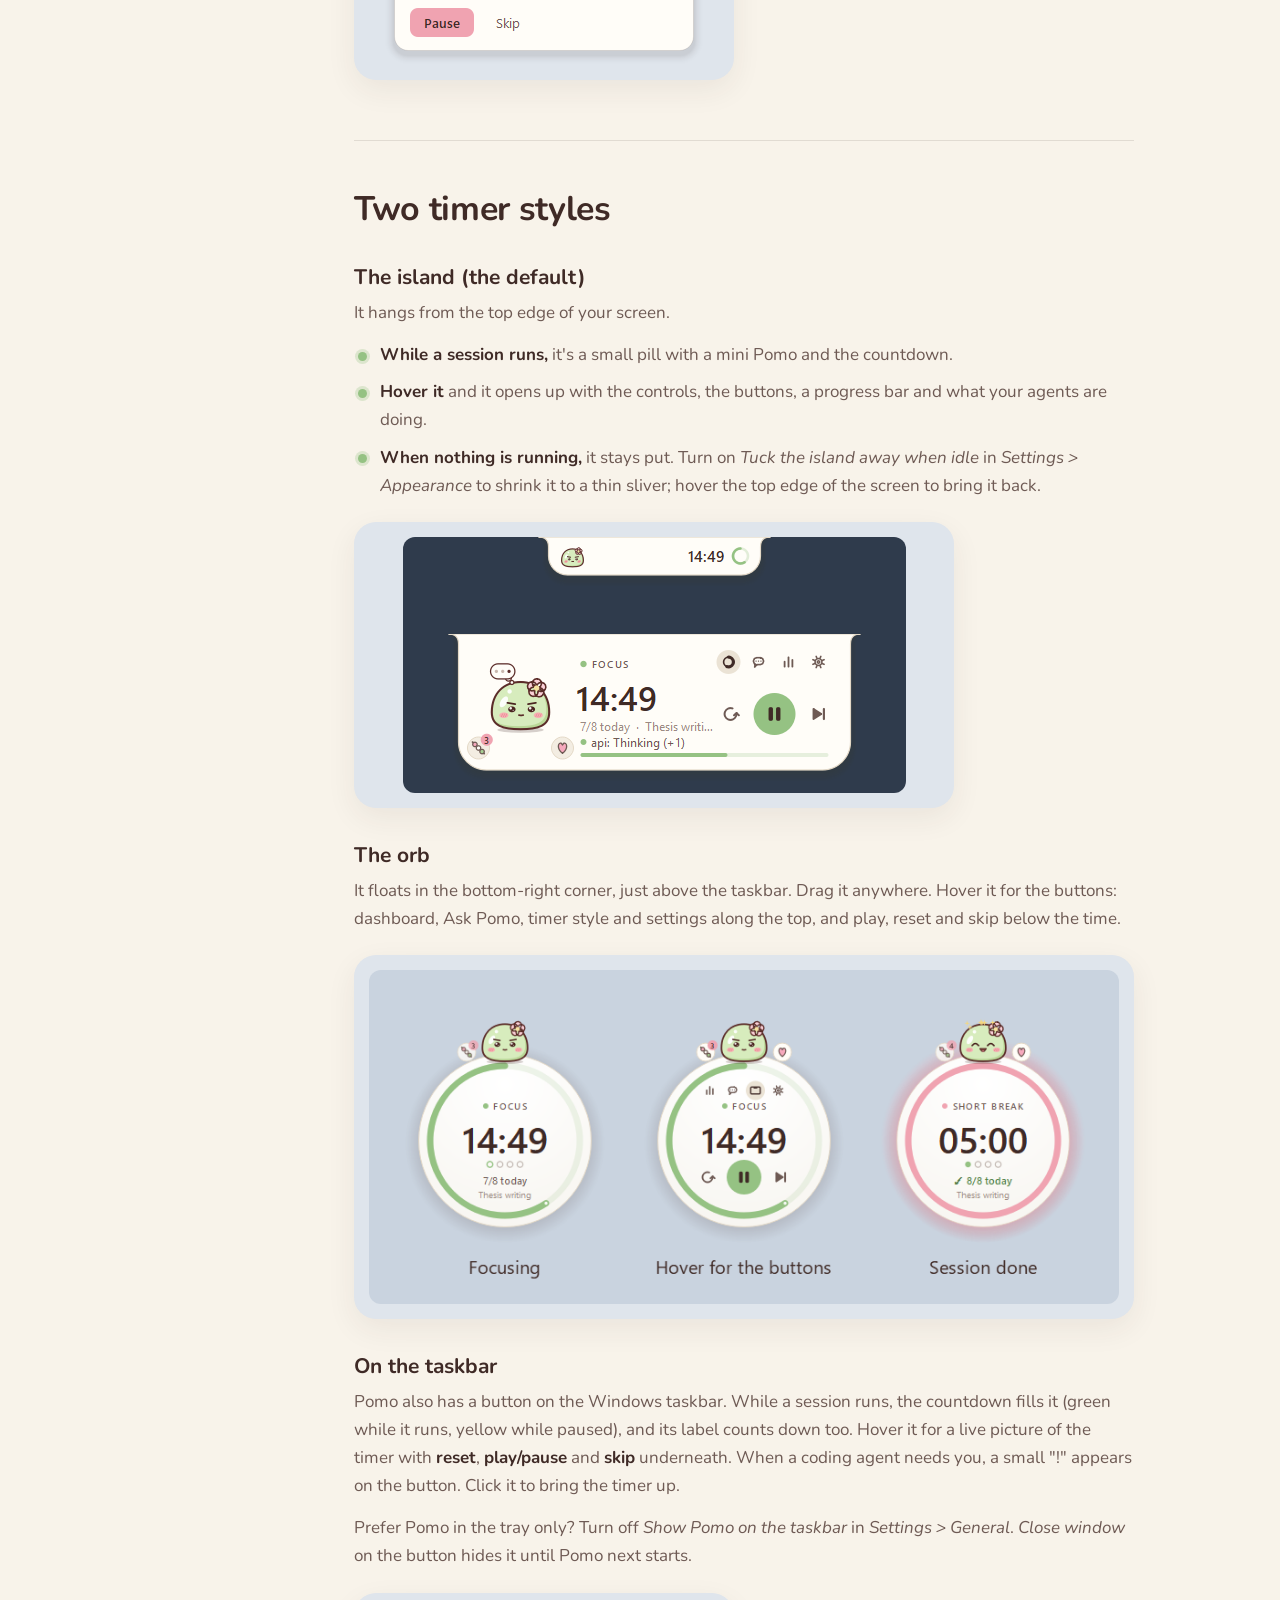
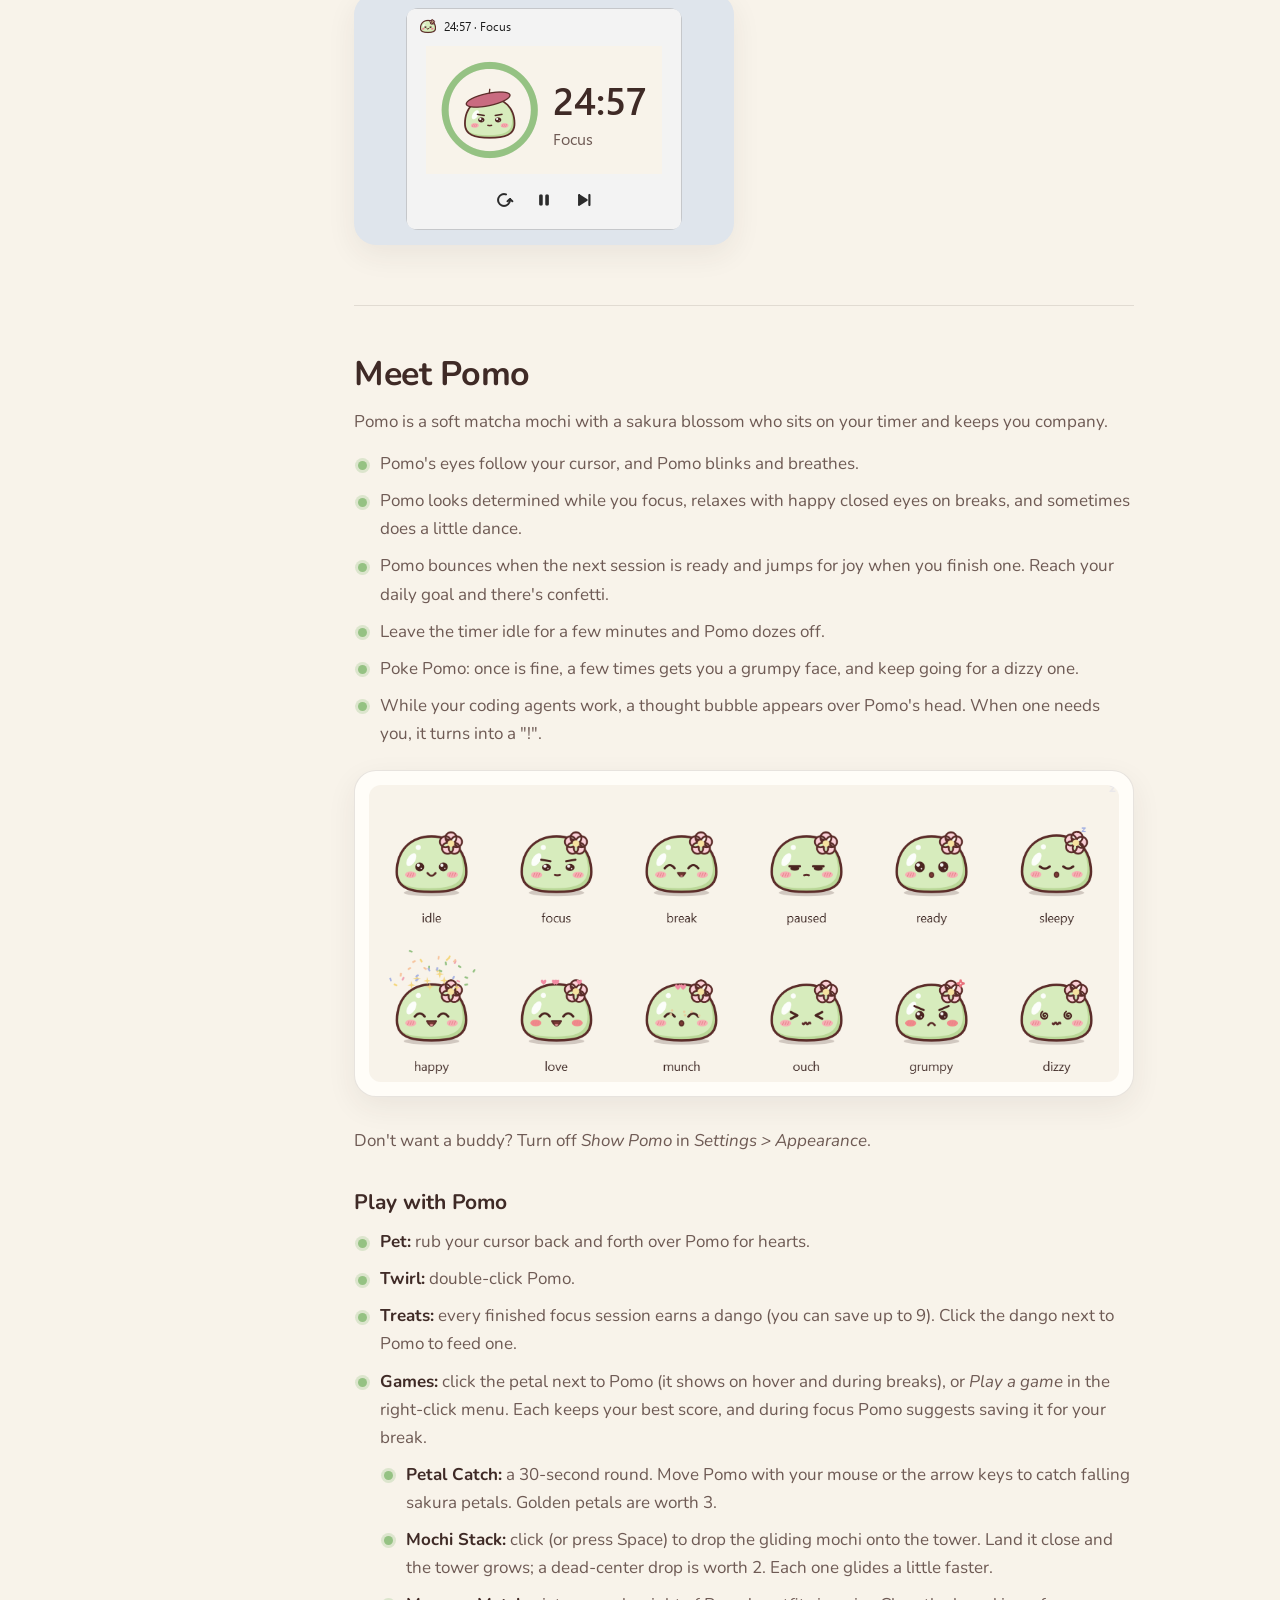
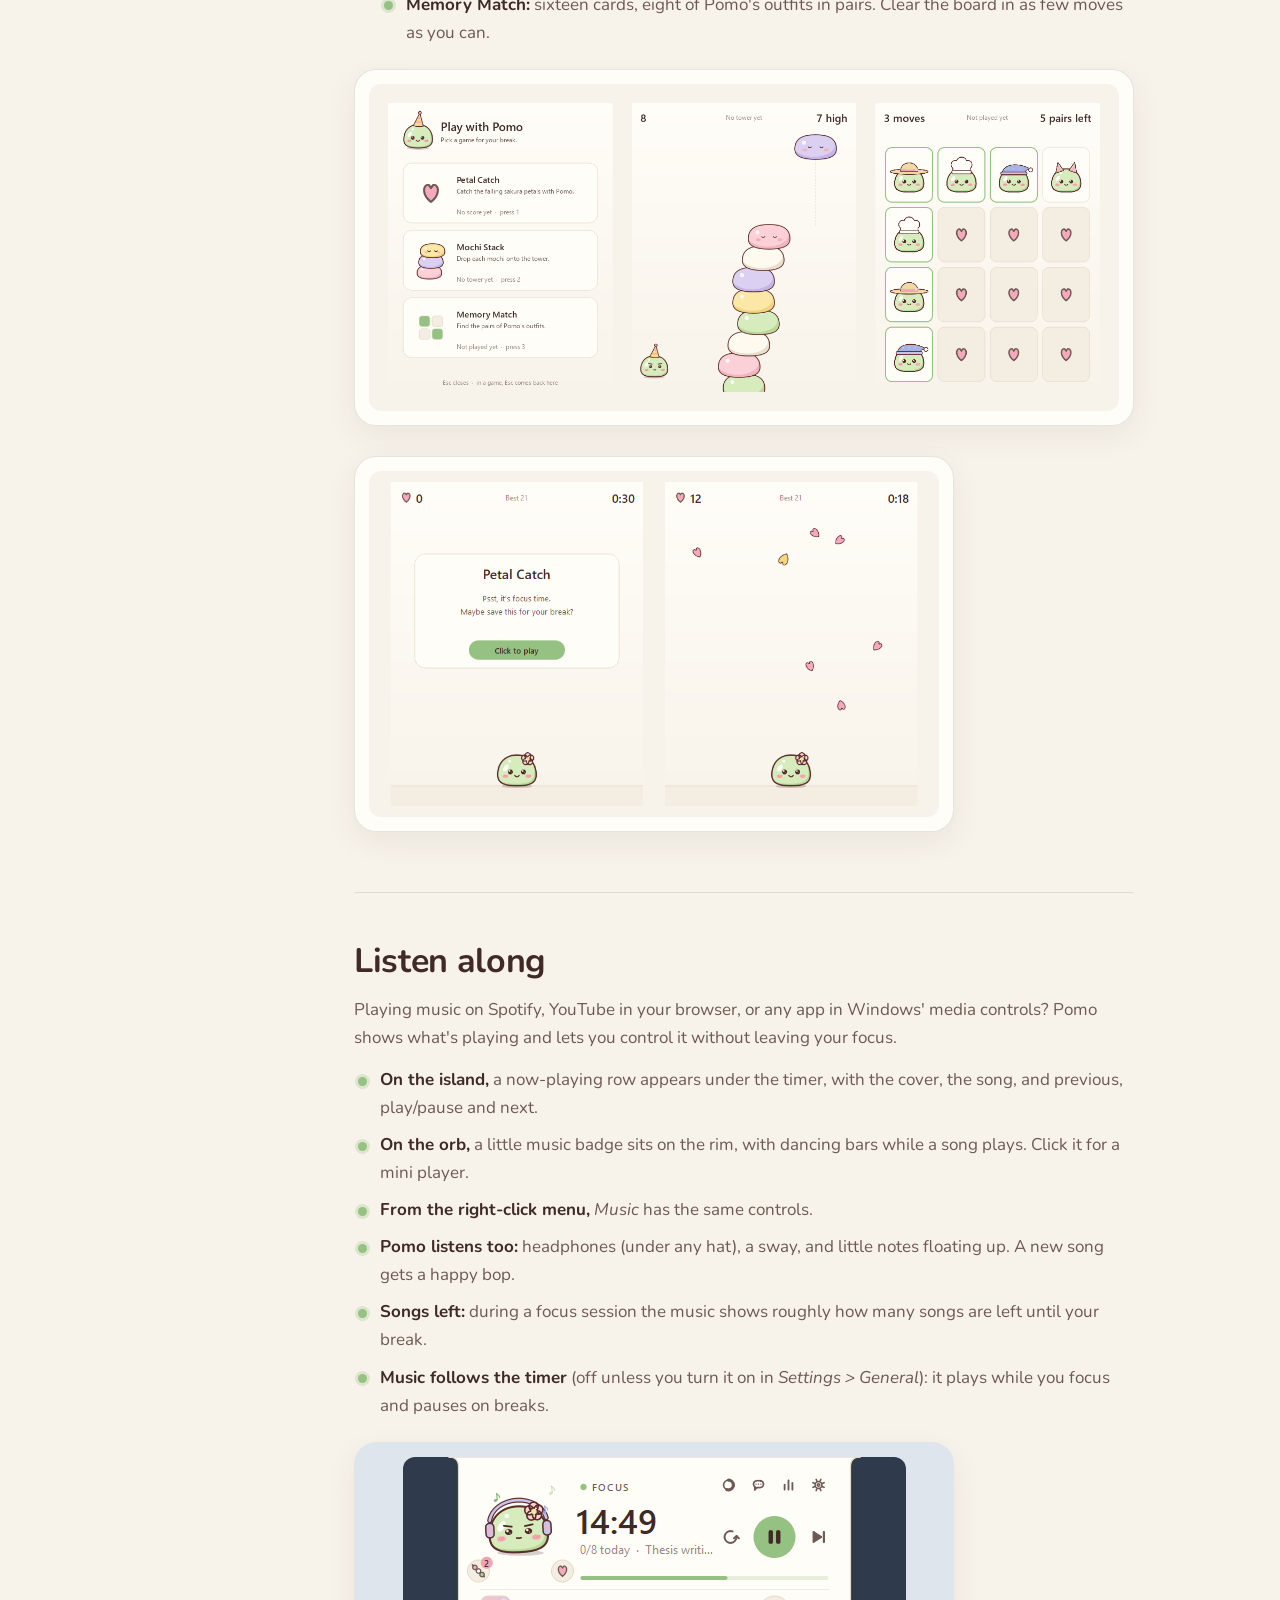
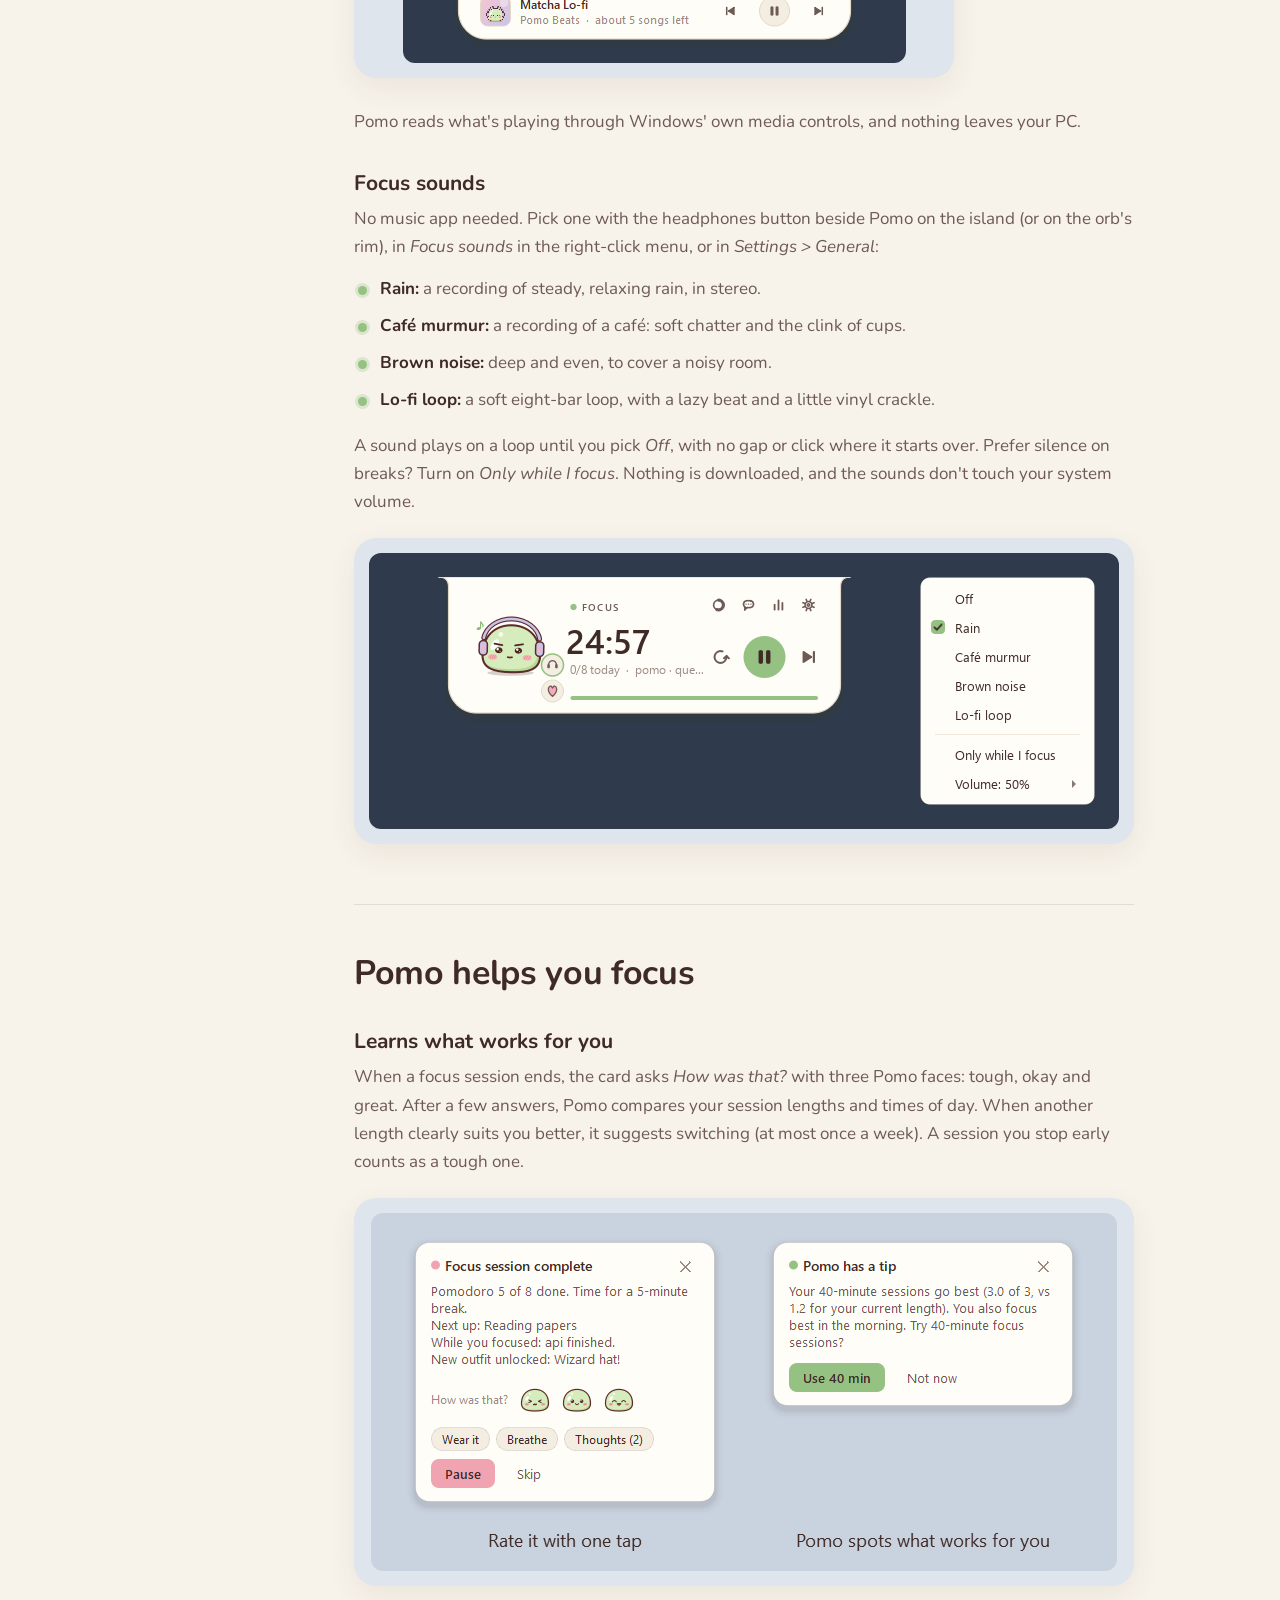
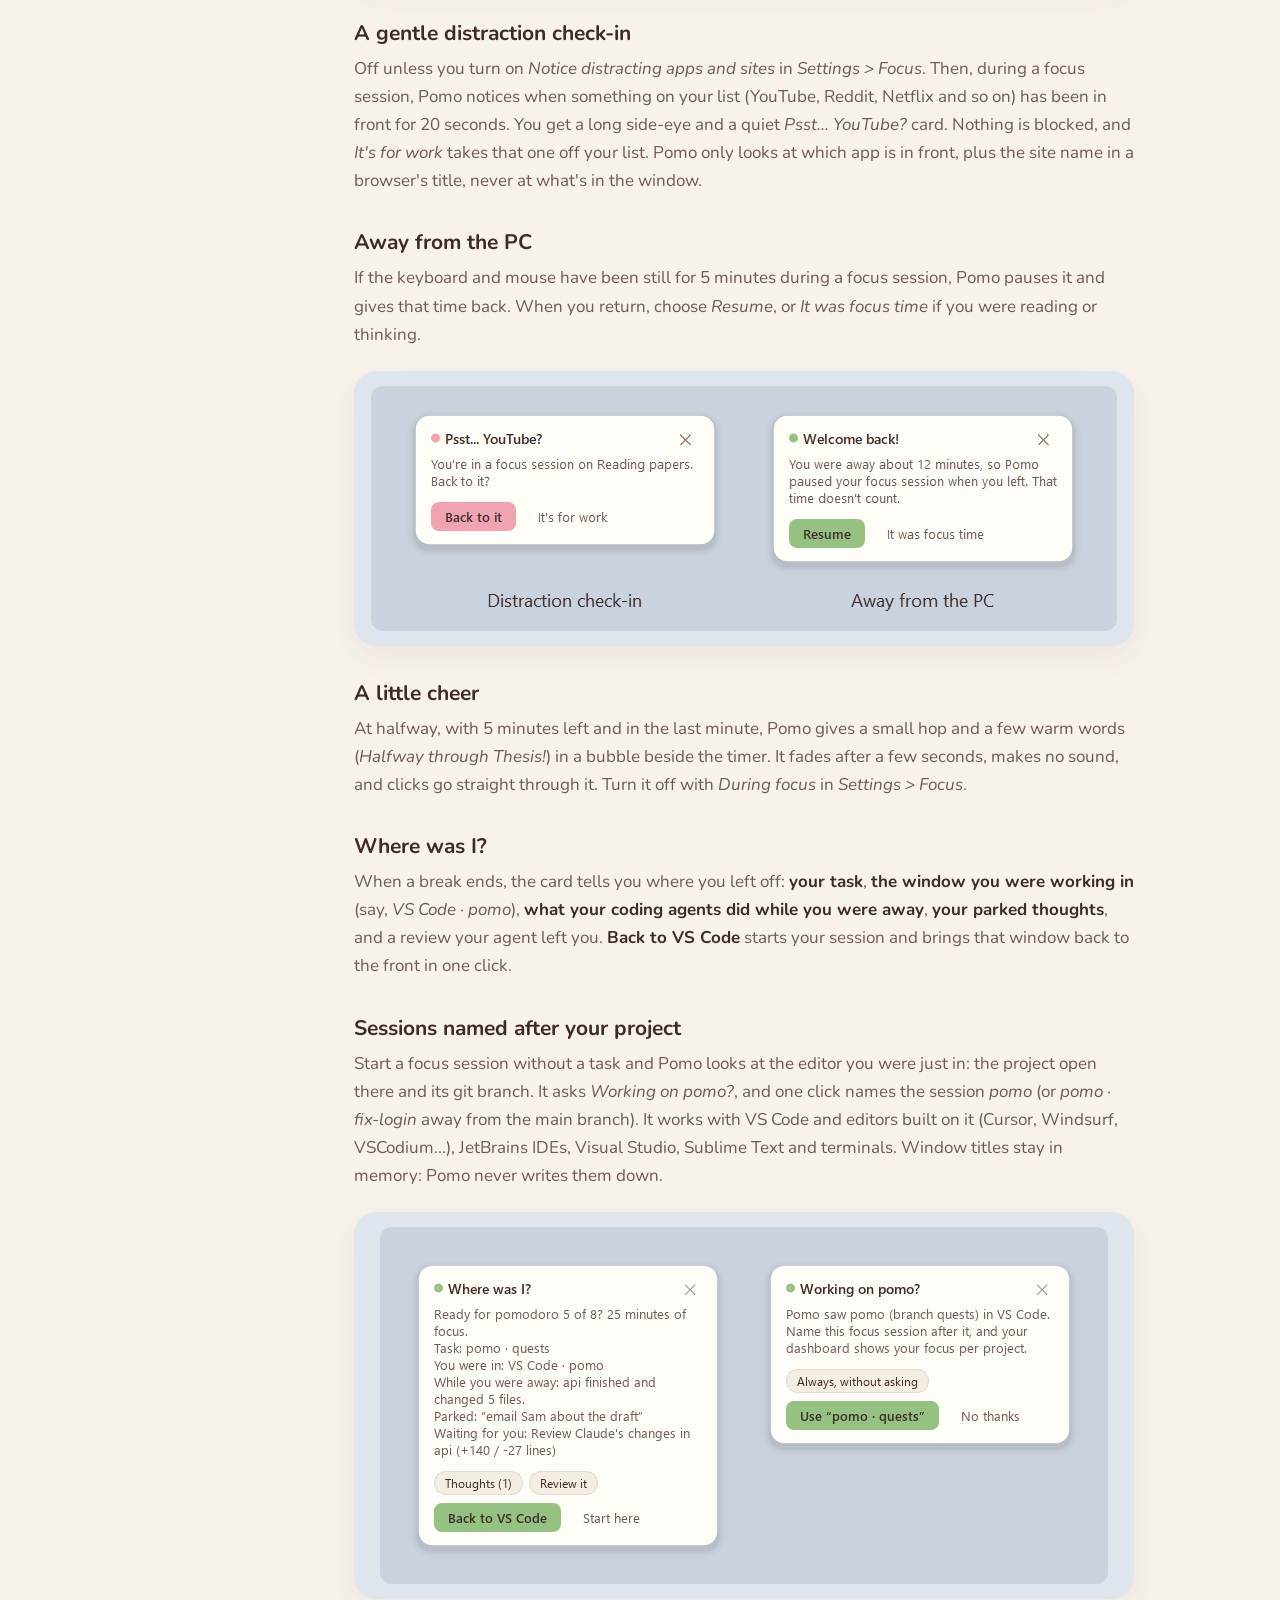
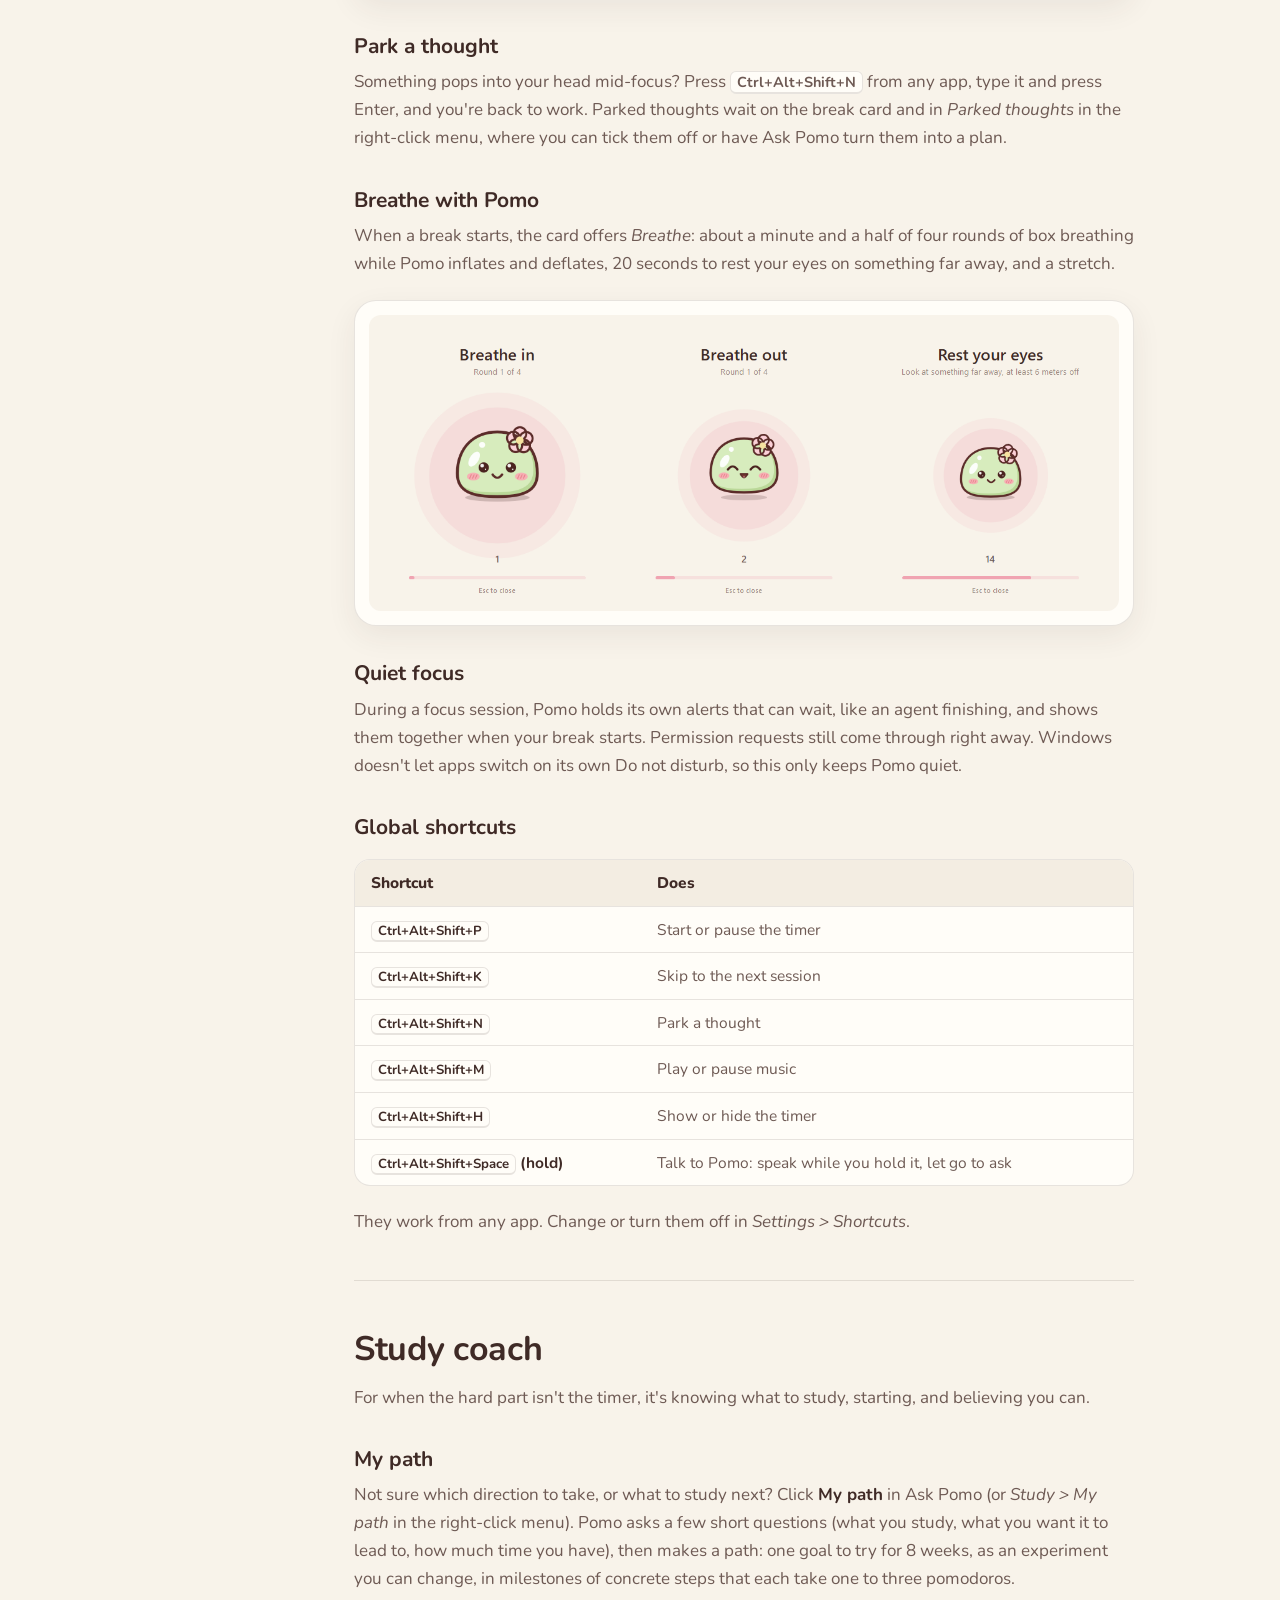
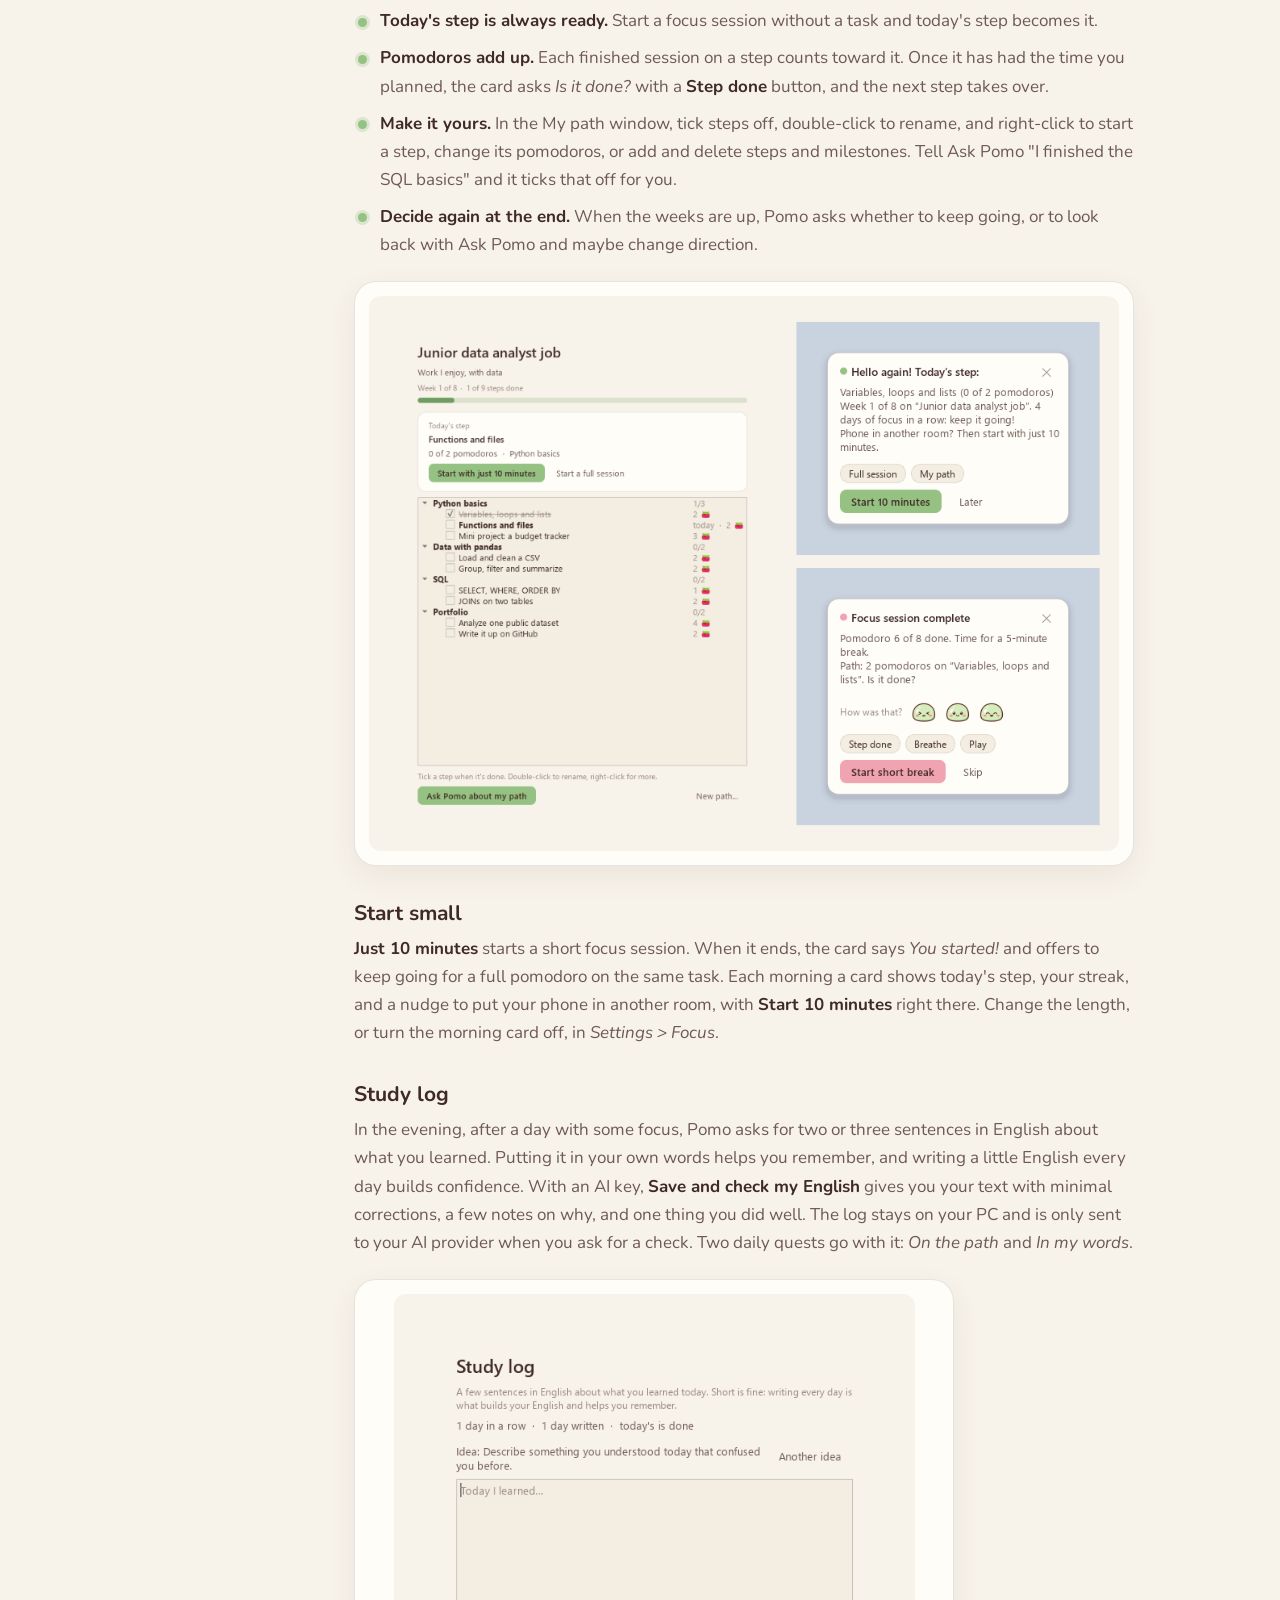
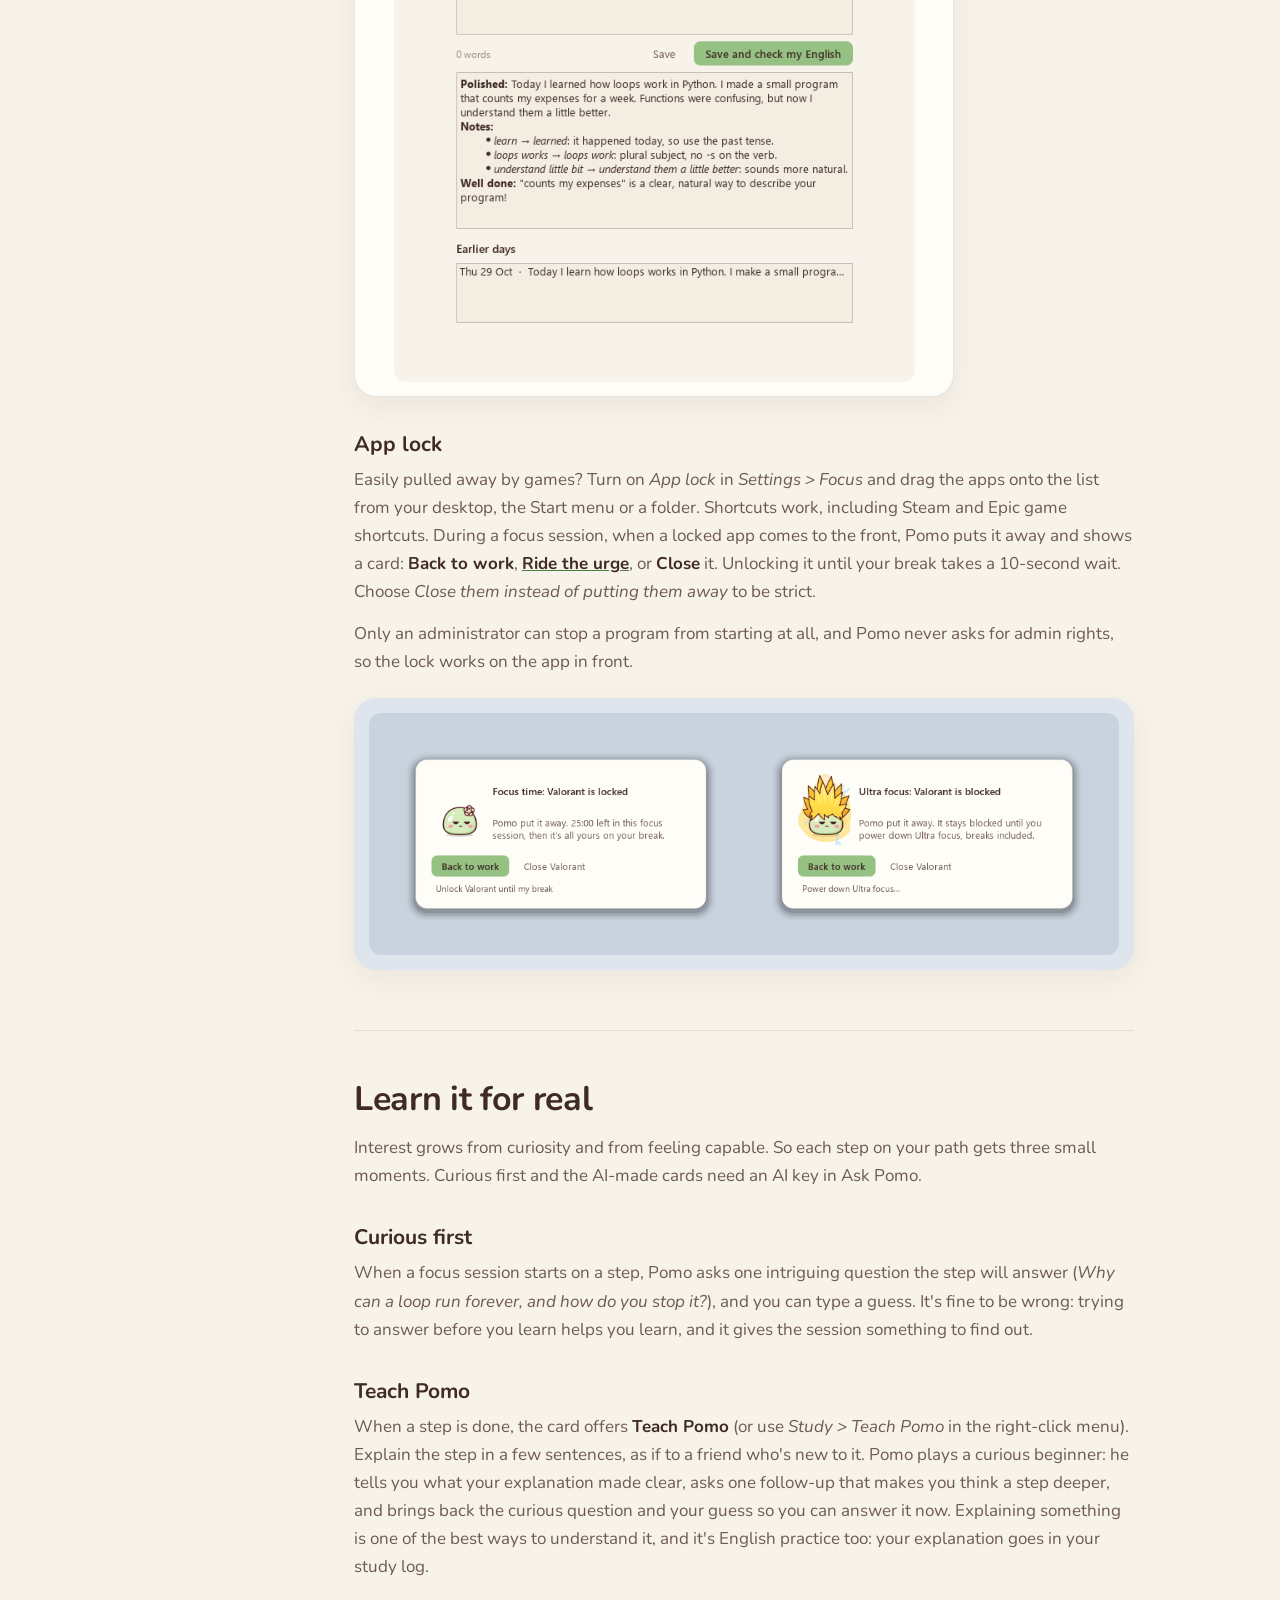
<file: docs/guide.html>
<!doctype html>
<html lang="en">
<head>
<meta charset="utf-8">
<meta name="viewport" content="width=device-width, initial-scale=1">
<title>Pomo guide</title>
<meta name="description" content="Everything Pomo does: install and updates, the island and the orb, focus helpers, sounds and music, quests and Pomo's room, coding agents, Ask Pomo, the dashboard and settings.">
<link rel="icon" type="image/png" href="icon.png">
<link rel="preconnect" href="https://fonts.googleapis.com">
<link rel="preconnect" href="https://fonts.gstatic.com" crossorigin>
<link href="https://fonts.googleapis.com/css2?family=Nunito:wght@400;600;700;800&display=swap" rel="stylesheet">
<link rel="stylesheet" href="site.css">
<style>
  .layout { width: min(1120px, 100% - 32px); margin: 0 auto; display: grid; grid-template-columns: 210px minmax(0, 1fr);
            gap: 64px; padding: 44px 0 80px; }
  aside.toc { position: sticky; top: 88px; align-self: start; max-height: calc(100vh - 110px); overflow-y: auto; }
  .toc h4 { margin: 0 0 10px; font-size: 13px; text-transform: uppercase; letter-spacing: .12em; color: var(--muted); }
  .toc a { display: block; text-decoration: none; color: var(--ink-2); font-weight: 600; font-size: 15px;
           padding: 5px 0 5px 14px; border-left: 2px solid var(--line); }
  .toc a:hover { color: var(--ink); }
  .toc a.on { color: var(--ink); font-weight: 800; border-left-color: var(--matcha-deep); }
  details.toc-mobile { display: none; background: var(--surface); border: 1px solid var(--line); border-radius: 16px;
                       padding: 12px 16px; margin-bottom: 28px; }
  details.toc-mobile summary { cursor: pointer; font-weight: 800; }
  details.toc-mobile a { display: block; padding: 6px 0; text-decoration: none; color: var(--ink-2); font-weight: 600; }

  article { max-width: 780px; min-width: 0; }
  article > header h1 { font-size: clamp(34px, 4.4vw, 48px); line-height: 1.1; margin: 6px 0 12px; letter-spacing: -0.02em; }
  article > header p { font-size: 19px; color: var(--ink-2); }
  article section { padding: 44px 0 30px; border-top: 1px solid var(--line); }
  article > header + section { border-top: 0; padding-top: 18px; }
  h2 { font-size: clamp(27px, 3vw, 34px); line-height: 1.2; margin: 4px 0 14px; letter-spacing: -0.01em; }
  h3 { font-size: 21px; margin: 34px 0 8px; line-height: 1.3; }
  article p, article li { color: var(--ink-2); }
  article p b, article li b { color: var(--ink); }
  article a:not(.btn) { color: var(--matcha-deep); font-weight: 700; }
  ol.steps { padding-left: 22px; color: var(--ink-2); }
  ol.steps li { margin: 7px 0; }
  figure { margin: 22px 0 30px; }
  figure.small { max-width: 380px; }
  figure.medium { max-width: 600px; }
  .inside { display: grid; grid-template-columns: 1fr 1fr; gap: 14px 32px; padding: 0; margin: 18px 0; list-style: none; }
  .inside li { font-size: 15.5px; line-height: 1.55; }
  .inside b { display: block; color: var(--ink); font-size: 16px; }
  .note { background: color-mix(in srgb, var(--butter) 20%, var(--surface)); border-radius: 16px; padding: 14px 18px;
          color: var(--ink-2); font-size: 16px; margin: 18px 0; }
  details.files { background: var(--surface); border: 1px solid var(--line); border-radius: 16px; padding: 12px 18px; margin: 16px 0; }
  details.files summary { cursor: pointer; font-weight: 800; }

  @media (max-width: 900px) {
    .layout { grid-template-columns: minmax(0, 1fr); gap: 0; padding-top: 28px; }
    aside.toc { display: none; }
    details.toc-mobile { display: block; }
    .inside { grid-template-columns: 1fr; }
  }
</style>
</head>
<body>

<header class="top">
  <div class="wrap bar">
    <a class="brand" href="index.html"><img src="icon.png" alt="" width="30" height="30">Pomo</a>
    <div class="links">
      <a class="optional" href="index.html">Home</a>
      <a class="here" href="guide.html">Guide</a>
      <a class="optional" href="https://github.com/sahilwagh99/pomo">GitHub</a>
      <a class="get" href="https://github.com/sahilwagh99/pomo/releases/latest/download/Pomo-Setup.exe">Download</a>
    </div>
  </div>
</header>

<div class="layout">
  <aside class="toc" aria-label="On this page">
    <h4>On this page</h4>
    <nav id="toc"></nav>
  </aside>

  <article>
    <header>
      <div class="eyebrow">Guide</div>
      <h1>Everything Pomo does</h1>
      <p>From installing to the last setting. New to Pomo? Start with <a href="#install">Install</a> and <a href="#timer">the timer</a>.</p>
    </header>
    <details class="toc-mobile"><summary>On this page</summary><nav id="toc-mobile"></nav></details>

    <section id="install" data-title="Install">
      <h2>Install</h2>
      <ol class="steps">
        <li>Download <b><a href="https://github.com/sahilwagh99/pomo/releases/latest/download/Pomo-Setup.exe">Pomo-Setup.exe</a></b>. There's no need to download the source code.</li>
        <li>Run it. The installer is not code-signed, so Windows SmartScreen may say <i>"Windows protected your PC"</i>. Click <b>More info</b>, then <b>Run anyway</b>.</li>
        <li>Choose whether you want a desktop shortcut and whether Pomo should run on startup, then click <b>Finish</b>.</li>
      </ol>
      <p>Pomo opens as a little island at the top of your screen and says hi. Prefer a round timer you can drag anywhere? Click <b>Switch to orb</b> on the welcome card, or the style button on the timer whenever you like.</p>
      <ul class="dots">
        <li><b>Update:</b> Pomo updates itself. It checks GitHub every hour. When a new version is out, it downloads it in the background, checks it against GitHub's checksum, and pops up <i>Pomo 1.6.1 is available</i> with <b>Update now</b>: one click and Pomo restarts on the new version, history and settings kept. During a focus session the card waits for your break, and when you're away it waits for you to come back. Unanswered, it comes back a couple of hours later; <i>Later</i> waits until tomorrow. With the timer hidden, you get a Windows notification instead: click it to update. On 1.4 or earlier, run the newest installer once; from 1.5 on, updates come to you. The portable zip shows a download link instead.</li>
        <li><b>Uninstall:</b> <i>Settings &gt; Apps &gt; Installed apps &gt; Pomo</i>. You will be asked whether to keep your history.</li>
        <li><b>No installer:</b> download the <a href="https://github.com/sahilwagh99/pomo/releases/latest/download/Pomo-portable.zip">portable zip</a>, extract it anywhere and run <code>Pomo.exe</code>.</li>
        <li><b>Coming from FocusOrb?</b> Pomo used to be called FocusOrb. Run <code>Pomo-Setup.exe</code> and it removes FocusOrb for you. On its first launch, Pomo brings over your history, settings, saved API key and Claude Code connection. The old <code>%APPDATA%\FocusOrb</code> folder is left in place as a backup.</li>
      </ul>
    </section>

    <section id="inside" data-title="What's inside">
      <h2>What's inside</h2>
      <ul class="inside">
        <li><b>Pomo, your focus buddy</b>A soft matcha mochi who lives on your timer, follows your cursor and reacts to everything.</li>
        <li><b>Two timer styles</b>A slim island at the top of the screen (the default), or a round orb you can drag anywhere.</li>
        <li><b>Buttons right on the timer</b>Ask Pomo, the dashboard, notes, sticky notes, the timer style and settings, no right-click needed.</li>
        <li><b>Editable time</b>Double-click the time and type <code>30</code>, <code>45:00</code> or <code>1:30:00</code>, or scroll over it.</li>
        <li><b>Pomodoro turns</b>Dots show your place in the cycle, and <i>3/8 today</i> tracks your daily goal.</li>
        <li><b>Alerts when a session ends</b>A notification, a sound, a pop-up card with a one-tap <i>How was that?</i>, and a soft glow.</li>
        <li><b>Pomo helps you focus</b>Learns your best session length, side-eyes YouTube, parks stray thoughts, and pauses when you step away.</li>
        <li><b>"Where was I?" after breaks</b>Your task, your window, your agents' news and your parked thoughts. One click takes you back.</li>
        <li><b>Sessions named for you</b>The project and git branch open in your editor become the session's task.</li>
        <li><b>Focus sounds</b>Real rain and café recordings, brown noise and a soft lo-fi loop, on a seamless loop.</li>
        <li><b>Talk to Pomo</b>Hold a shortcut and ask out loud, and let a soft voice read the replies.</li>
        <li><b>Pomo on the taskbar</b>The countdown fills the taskbar button, with reset, play/pause and skip on hover.</li>
        <li><b>Agent-paced pomodoros</b>Take your break while your agent works, and get its news on your break.</li>
        <li><b>Ask Pomo can act</b>"45 minutes on the thesis, then 10 off, three rounds" sets up the plan and starts the timer.</li>
        <li><b>Breathe with Pomo</b>A short guided break: box breathing, rest your eyes, stretch.</li>
        <li><b>Daily quests and badges</b>Three small goals a day, a badge for each, and new outfits now and then.</li>
        <li><b>Focus garden</b>A sakura tree that grows with every pomodoro and unlocks new outfits.</li>
        <li><b>Pomo's room</b>A cozy room on the dashboard that fills up with furniture you earn.</li>
        <li><b>Global shortcuts</b>Start, pause, skip, park a thought, play music or talk to Pomo from any app.</li>
        <li><b>Twelve themes, twenty-one outfits</b>Pick your colors and dress Pomo up, or let Pomo dress for what you're doing.</li>
        <li><b>Answer your coding agent</b>See its exact message, answer Claude's questions, approve requests, and reply.</li>
        <li><b>Things to play with</b>Pet Pomo, feed treats, and play Petal Catch, Mochi Stack or Memory Match.</li>
        <li><b>Music controls</b>See what's playing on Spotify, YouTube or any player, and control it from Pomo.</li>
        <li><b>Dashboard</b>KPIs, charts, quests and badges, your room, agent activity, a session log and CSV export.</li>
        <li><b>Keeps an eye on your agents</b>Claude Code, Codex CLI and Gemini CLI: working, done, or needs you.</li>
        <li><b>Ask Pomo, with the AI you like</b>Claude, ChatGPT, Gemini, Grok or OpenRouter, with your own key.</li>
        <li><b>A study coach</b>A path of small steps toward one goal, "just 10 minutes" to start, and a study log in English.</li>
        <li><b>Learn it for real</b>A curious question before each step, Teach Pomo after it, and review cards that come back over days.</li>
        <li><b>Focus training</b>A focus ladder that grows your sessions, 90 seconds to ride out an urge, and Pomo reading beside you.</li>
        <li><b>Your path as a game</b>Focus earns XP and levels, your path becomes a skill tree, the big picture maps how your steps connect, and a focus wallpaper shows today's step.</li>
        <li><b>Habits, with a rank to earn</b>Track your habits month by month (or import them from Excel), and climb eight ranked medals by keeping them.</li>
        <li><b>App lock</b>Games and other apps you lock are put away while you focus.</li>
        <li><b>Ultra focus</b>Pomo powers up, and the apps you drag in stay blocked until you power down.</li>
        <li><b>Notes that link up</b>Markdown notes with [[links]], tags, search and a graph, in a folder Obsidian opens too.</li>
        <li><b>Sticky notes</b>Anywhere on your screen, in your theme's colors, with checklists and reminders.</li>
        <li><b>The panel</b>Rest on the island and a wide panel drops down: timer, notes, music, agents, habits, calendar and weather, system controls, gaming, clipboard, shelf, launcher and recent documents.</li>
        <li><b>Gaming mode</b>With a game in front, the timer shows FPS, GPU and CPU instead. No timers while you play.</li>
      </ul>
      <p>Pomo runs on startup if you want it to: one switch in <i>Settings &gt; General</i>.</p>
      <figure class="shot desk small"><img src="popup.png" alt="The card when a focus session ends: what's next, agent news, a new outfit, How was that? with three Pomo faces, and Breathe and Thoughts" width="328" height="288" loading="lazy"></figure>
    </section>

    <section id="timer" data-title="The timer">
      <h2>Two timer styles</h2>
      <h3>The island (the default)</h3>
      <p>It hangs from the top edge of your screen.</p>
      <ul class="dots">
        <li><b>While a session runs,</b> it's a small pill with a mini Pomo and the countdown.</li>
        <li><b>Hover it</b> and it opens up with the controls, the buttons, a progress bar and what your agents are doing.</li>
        <li><b>When nothing is running,</b> it stays put. Turn on <i>Tuck the island away when idle</i> in <i>Settings &gt; Appearance</i> to shrink it to a thin sliver; hover the top edge of the screen to bring it back.</li>
      </ul>
      <figure class="shot desk medium"><img src="island.png" alt="The island: compact while a session runs, and open on hover" width="503" height="256" loading="lazy"></figure>
      <h3>The orb</h3>
      <p>It floats in the bottom-right corner, just above the taskbar. Drag it anywhere. Hover it for the buttons: dashboard, Ask Pomo, timer style and settings along the top, and play, reset and skip below the time.</p>
      <figure class="shot desk"><img src="orb.png" alt="The orb while focusing, on hover with its buttons, and when a session ends" width="822" height="366" loading="lazy"></figure>
      <h3>On the taskbar</h3>
      <p>Pomo also has a button on the Windows taskbar. While a session runs, the countdown fills it (green while it runs, yellow while paused), and its label counts down too. Hover it for a live picture of the timer with <b>reset</b>, <b>play/pause</b> and <b>skip</b> underneath. When a coding agent needs you, a small "!" appears on the button. Click it to bring the timer up.</p>
      <p>Prefer Pomo in the tray only? Turn off <i>Show Pomo on the taskbar</i> in <i>Settings &gt; General</i>. <i>Close window</i> on the button hides it until Pomo next starts.</p>
      <figure class="shot desk small"><img src="taskbar.png" alt="The taskbar preview with reset, pause and skip" width="276" height="222" loading="lazy"></figure>
    </section>

    <section id="meet" data-title="Meet Pomo">
      <h2>Meet Pomo</h2>
      <p>Pomo is a soft matcha mochi with a sakura blossom who sits on your timer and keeps you company.</p>
      <ul class="dots">
        <li>Pomo's eyes follow your cursor, and Pomo blinks and breathes.</li>
        <li>Pomo looks determined while you focus, relaxes with happy closed eyes on breaks, and sometimes does a little dance.</li>
        <li>Pomo bounces when the next session is ready and jumps for joy when you finish one. Reach your daily goal and there's confetti.</li>
        <li>Leave the timer idle for a few minutes and Pomo dozes off.</li>
        <li>Poke Pomo: once is fine, a few times gets you a grumpy face, and keep going for a dizzy one.</li>
        <li>While your coding agents work, a thought bubble appears over Pomo's head. When one needs you, it turns into a "!".</li>
      </ul>
      <figure class="shot"><img src="pomo.png" alt="Pomo's moods" width="1080" height="428" loading="lazy"></figure>
      <p>Don't want a buddy? Turn off <i>Show Pomo</i> in <i>Settings &gt; Appearance</i>.</p>
      <h3>Play with Pomo</h3>
      <ul class="dots">
        <li><b>Pet:</b> rub your cursor back and forth over Pomo for hearts.</li>
        <li><b>Twirl:</b> double-click Pomo.</li>
        <li><b>Treats:</b> every finished focus session earns a dango (you can save up to 9). Click the dango next to Pomo to feed one.</li>
        <li><b>Games:</b> click the petal next to Pomo (it shows on hover and during breaks), or <i>Play a game</i> in the right-click menu. Each keeps your best score, and during focus Pomo suggests saving it for your break.
          <ul class="dots">
            <li><b>Petal Catch:</b> a 30-second round. Move Pomo with your mouse or the arrow keys to catch falling sakura petals. Golden petals are worth 3.</li>
            <li><b>Mochi Stack:</b> click (or press Space) to drop the gliding mochi onto the tower. Land it close and the tower grows; a dead-center drop is worth 2. Each one glides a little faster.</li>
            <li><b>Memory Match:</b> sixteen cards, eight of Pomo's outfits in pairs. Clear the board in as few moves as you can.</li>
          </ul>
        </li>
      </ul>
      <figure class="shot"><img src="games.png" alt="The games picker, Mochi Stack and Memory Match" width="1404" height="612" loading="lazy"></figure>
      <figure class="shot medium"><img src="game.png" alt="Petal Catch: the start screen, and a round in progress" width="948" height="576" loading="lazy"></figure>
    </section>

    <section id="music" data-title="Music and sounds">
      <h2>Listen along</h2>
      <p>Playing music on Spotify, YouTube in your browser, or any app in Windows' media controls? Pomo shows what's playing and lets you control it without leaving your focus.</p>
      <ul class="dots">
        <li><b>On the island,</b> a now-playing row appears under the timer, with the cover, the song, and previous, play/pause and next.</li>
        <li><b>On the orb,</b> a little music badge sits on the rim, with dancing bars while a song plays. Click it for a mini player.</li>
        <li><b>From the right-click menu,</b> <i>Music</i> has the same controls.</li>
        <li><b>Pomo listens too:</b> headphones (under any hat), a sway, and little notes floating up. A new song gets a happy bop.</li>
        <li><b>Songs left:</b> during a focus session the music shows roughly how many songs are left until your break.</li>
        <li><b>Music follows the timer</b> (off unless you turn it on in <i>Settings &gt; General</i>): it plays while you focus and pauses on breaks.</li>
      </ul>
      <figure class="shot desk medium"><img src="music_island.png" alt="The island with a now-playing row while Pomo wears headphones" width="503" height="206" loading="lazy"></figure>
      <p>Pomo reads what's playing through Windows' own media controls, and nothing leaves your PC.</p>
      <h3 id="sounds">Focus sounds</h3>
      <p>No music app needed. Pick one with the headphones button beside Pomo on the island (or on the orb's rim), in <i>Focus sounds</i> in the right-click menu, or in <i>Settings &gt; General</i>:</p>
      <ul class="dots">
        <li><b>Rain:</b> a recording of steady, relaxing rain, in stereo.</li>
        <li><b>Café murmur:</b> a recording of a café: soft chatter and the clink of cups.</li>
        <li><b>Brown noise:</b> deep and even, to cover a noisy room.</li>
        <li><b>Lo-fi loop:</b> a soft eight-bar loop, with a lazy beat and a little vinyl crackle.</li>
      </ul>
      <p>A sound plays on a loop until you pick <i>Off</i>, with no gap or click where it starts over. Prefer silence on breaks? Turn on <i>Only while I focus</i>. Nothing is downloaded, and the sounds don't touch your system volume.</p>
      <figure class="shot desk"><img src="sounds.png" alt="Pomo in headphones while rain plays, and the focus sounds menu" width="750" height="276" loading="lazy"></figure>
    </section>

    <section id="focus" data-title="Focus helpers">
      <h2>Pomo helps you focus</h2>
      <h3>Learns what works for you</h3>
      <p>When a focus session ends, the card asks <i>How was that?</i> with three Pomo faces: tough, okay and great. After a few answers, Pomo compares your session lengths and times of day. When another length clearly suits you better, it suggests switching (at most once a week). A session you stop early counts as a tough one.</p>
      <figure class="shot desk"><img src="learn.png" alt="How was that? and a tip to try 40-minute sessions" width="746" height="358" loading="lazy"></figure>
      <h3>A gentle distraction check-in</h3>
      <p>Off unless you turn on <i>Notice distracting apps and sites</i> in <i>Settings &gt; Focus</i>. Then, during a focus session, Pomo notices when something on your list (YouTube, Reddit, Netflix and so on) has been in front for 20 seconds. You get a long side-eye and a quiet <i>Psst... YouTube?</i> card. Nothing is blocked, and <i>It's for work</i> takes that one off your list. Pomo only looks at which app is in front, plus the site name in a browser's title, never at what's in the window.</p>
      <h3>Away from the PC</h3>
      <p>If the keyboard and mouse have been still for 5 minutes during a focus session, Pomo pauses it and gives that time back. When you return, choose <i>Resume</i>, or <i>It was focus time</i> if you were reading or thinking.</p>
      <figure class="shot desk"><img src="presence.png" alt="The Psst... YouTube? card, and the Welcome back card" width="746" height="245" loading="lazy"></figure>
      <h3>A little cheer</h3>
      <p>At halfway, with 5 minutes left and in the last minute, Pomo gives a small hop and a few warm words (<i>Halfway through Thesis!</i>) in a bubble beside the timer. It fades after a few seconds, makes no sound, and clicks go straight through it. Turn it off with <i>During focus</i> in <i>Settings &gt; Focus</i>.</p>
      <h3>Where was I?</h3>
      <p>When a break ends, the card tells you where you left off: <b>your task</b>, <b>the window you were working in</b> (say, <i>VS Code · pomo</i>), <b>what your coding agents did while you were away</b>, <b>your parked thoughts</b>, and a review your agent left you. <b>Back to VS Code</b> starts your session and brings that window back to the front in one click.</p>
      <h3>Sessions named after your project</h3>
      <p>Start a focus session without a task and Pomo looks at the editor you were just in: the project open there and its git branch. It asks <i>Working on pomo?</i>, and one click names the session <i>pomo</i> (or <i>pomo · fix-login</i> away from the main branch). It works with VS Code and editors built on it (Cursor, Windsurf, VSCodium...), JetBrains IDEs, Visual Studio, Sublime Text and terminals. Window titles stay in memory: Pomo never writes them down.</p>
      <figure class="shot desk"><img src="recap.png" alt="Where was I? and Working on pomo?" width="728" height="357" loading="lazy"></figure>
      <h3>Park a thought</h3>
      <p>Something pops into your head mid-focus? Press <kbd>Ctrl+Alt+Shift+N</kbd> from any app, type it and press Enter, and you're back to work. Parked thoughts wait on the break card and in <i>Parked thoughts</i> in the right-click menu, where you can tick them off or have Ask Pomo turn them into a plan.</p>
      <h3>Breathe with Pomo</h3>
      <p>When a break starts, the card offers <i>Breathe</i>: about a minute and a half of four rounds of box breathing while Pomo inflates and deflates, 20 seconds to rest your eyes on something far away, and a stretch.</p>
      <figure class="shot"><img src="breathe.png" alt="Breathe with Pomo" width="1204" height="476" loading="lazy"></figure>
      <h3>Quiet focus</h3>
      <p>During a focus session, Pomo holds its own alerts that can wait, like an agent finishing, and shows them together when your break starts. Permission requests still come through right away. Windows doesn't let apps switch on its own Do not disturb, so this only keeps Pomo quiet.</p>
      <h3 id="shortcuts">Global shortcuts</h3>
      <div class="table-wrap">
        <table>
          <tr><th>Shortcut</th><th>Does</th></tr>
          <tr><td><kbd>Ctrl+Alt+Shift+P</kbd></td><td>Start or pause the timer</td></tr>
          <tr><td><kbd>Ctrl+Alt+Shift+K</kbd></td><td>Skip to the next session</td></tr>
          <tr><td><kbd>Ctrl+Alt+Shift+N</kbd></td><td>Park a thought</td></tr>
          <tr><td><kbd>Ctrl+Alt+Shift+M</kbd></td><td>Play or pause music</td></tr>
          <tr><td><kbd>Ctrl+Alt+Shift+H</kbd></td><td>Show or hide the timer</td></tr>
          <tr><td><kbd>Ctrl+Alt+Shift+Space</kbd> (hold)</td><td>Talk to Pomo: speak while you hold it, let go to ask</td></tr>
        </table>
      </div>
      <p>They work from any app. Change or turn them off in <i>Settings &gt; Shortcuts</i>.</p>
    </section>

    <section id="study" data-title="Study coach">
      <h2>Study coach</h2>
      <p>For when the hard part isn't the timer, it's knowing what to study, starting, and believing you can.</p>
      <h3>My path</h3>
      <p>Not sure which direction to take, or what to study next? Click <b>My path</b> in Ask Pomo (or <i>Study &gt; My path</i> in the right-click menu). Pomo asks a few short questions (what you study, what you want it to lead to, how much time you have), then makes a path: one goal to try for 8 weeks, as an experiment you can change, in milestones of concrete steps that each take one to three pomodoros.</p>
      <ul class="dots">
        <li><b>Today's step is always ready.</b> Start a focus session without a task and today's step becomes it.</li>
        <li><b>Pomodoros add up.</b> Each finished session on a step counts toward it. Once it has had the time you planned, the card asks <i>Is it done?</i> with a <b>Step done</b> button, and the next step takes over.</li>
        <li><b>Make it yours.</b> In the My path window, tick steps off, double-click to rename, and right-click to start a step, change its pomodoros, or add and delete steps and milestones. Tell Ask Pomo "I finished the SQL basics" and it ticks that off for you.</li>
        <li><b>Decide again at the end.</b> When the weeks are up, Pomo asks whether to keep going, or to look back with Ask Pomo and maybe change direction.</li>
      </ul>
      <figure class="shot"><img src="study.png" alt="The My path window, the morning card with today's step, and a session card asking if the step is done" width="930" height="688" loading="lazy"></figure>
      <h3>Start small</h3>
      <p><b>Just 10 minutes</b> starts a short focus session. When it ends, the card says <i>You started!</i> and offers to keep going for a full pomodoro on the same task. Each morning a card shows today's step, your streak, and a nudge to put your phone in another room, with <b>Start 10 minutes</b> right there. Change the length, or turn the morning card off, in <i>Settings &gt; Focus</i>.</p>
      <h3>Study log</h3>
      <p>In the evening, after a day with some focus, Pomo asks for two or three sentences in English about what you learned. Putting it in your own words helps you remember, and writing a little English every day builds confidence. With an AI key, <b>Save and check my English</b> gives you your text with minimal corrections, a few notes on why, and one thing you did well. The log stays on your PC and is only sent to your AI provider when you ask for a check. Two daily quests go with it: <i>On the path</i> and <i>In my words</i>.</p>
      <figure class="shot medium"><img src="studylog.png" alt="The study log, with Pomo's notes on the English" width="521" height="688" loading="lazy"></figure>
      <h3 id="applock">App lock</h3>
      <p>Easily pulled away by games? Turn on <i>App lock</i> in <i>Settings &gt; Focus</i> and drag the apps onto the list from your desktop, the Start menu or a folder. Shortcuts work, including Steam and Epic game shortcuts. During a focus session, when a locked app comes to the front, Pomo puts it away and shows a card: <b>Back to work</b>, <a href="#train"><b>Ride the urge</b></a>, or <b>Close</b> it. Unlocking it until your break takes a 10-second wait. Choose <i>Close them instead of putting them away</i> to be strict.</p>
      <p>Only an administrator can stop a program from starting at all, and Pomo never asks for admin rights, so the lock works on the app in front.</p>
      <figure class="shot desk"><img src="applock.png" alt="The lock card, and its Ultra focus version" width="1032" height="333" loading="lazy"></figure>
    </section>

    <section id="learn" data-title="Learn it for real">
      <h2>Learn it for real</h2>
      <p>Interest grows from curiosity and from feeling capable. So each step on your path gets three small moments. Curious first and the AI-made cards need an AI key in Ask Pomo.</p>
      <h3>Curious first</h3>
      <p>When a focus session starts on a step, Pomo asks one intriguing question the step will answer (<i>Why can a loop run forever, and how do you stop it?</i>), and you can type a guess. It's fine to be wrong: trying to answer before you learn helps you learn, and it gives the session something to find out.</p>
      <h3>Teach Pomo</h3>
      <p>When a step is done, the card offers <b>Teach Pomo</b> (or use <i>Study &gt; Teach Pomo</i> in the right-click menu). Explain the step in a few sentences, as if to a friend who's new to it. Pomo plays a curious beginner: he tells you what your explanation made clear, asks one follow-up that makes you think a step deeper, and brings back the curious question and your guess so you can answer it now. Explaining something is one of the best ways to understand it, and it's English practice too: your explanation goes in your study log.</p>
      <h3>Review cards</h3>
      <p>What you taught becomes three review cards. Each one comes back after 1, 3, 7, 14 and 30 days: on the morning card (with a <b>Review</b> button), on the dashboard, and in <i>Study &gt; Review cards</i>. See the question, think of the answer, then <b>Show the answer</b> and pick <b>Got it</b> or <b>Not yet</b>. A miss comes back tomorrow. Remembering beats re-reading, and getting them right is how "I'm bad at this" turns into "I get this". You can add your own cards there too, with or without an AI key.</p>
      <figure class="shot"><img src="learning.png" alt="Curious first with a question about loops; Teach Pomo with the explanation, Pomo's follow-up and three review cards; and a review card with its answer" width="1398" height="608" loading="lazy"></figure>
      <p>Turn the learning loop off in <i>Settings &gt; Focus</i>. With it on, starting a session on a step sends your goal and the step's name to your AI provider; what you teach is sent when you click <b>Teach</b>.</p>
    </section>

    <section id="train" data-title="Train your focus">
      <h2>Train your focus</h2>
      <p>Attention grows like a muscle: a little more each time, and never so much that you quit.</p>
      <h3>Focus ladder</h3>
      <p>Turn it on in <i>Settings &gt; Focus</i> and pick where to start (10 minutes by default) and your goal. Three clean sessions in a row add 5 minutes, up to your goal; two stopped early take 5 off. The card at the end of a session tells you when you level up, and the dashboard shows how close the next rung is. Only sessions at the ladder's length count, so a <i>Just 10 minutes</i> start or a length you set yourself doesn't move it.</p>
      <h3>Ride the urge</h3>
      <p>Want to play instead? Click <b>Ride the urge</b> on the app lock card (or <i>Study &gt; Ride the urge</i>, or before powering down Ultra focus). For 90 seconds, Pomo breathes with you, in for 4 and out for 6, while a wave shows the urge rising, peaking and passing. Urges fade if you don't act on them. Then <b>Back to work</b> brings your work window back. After 20 seconds, <b>I still want to</b> closes the card, with no lecture (app lock and Ultra focus still decide what's blocked). The dashboard counts the urges you rode out today.</p>
      <h3>Study with Pomo</h3>
      <p>While you focus, Pomo reads his own little book beside your timer, his eyes moving along the lines and a page turning now and then, so you never study alone. Turn it off in <i>Settings &gt; Focus</i>.</p>
      <figure class="shot"><img src="focus_training.png" alt="Pomo reading his book on the island during focus; Ride the urge with Pomo breathing and the urge's wave; and a session card saying the focus ladder levelled up to 15 minutes" width="1396" height="408" loading="lazy"></figure>
    </section>

    <section id="game" data-title="Your path as a game">
      <h2>Your path as a game</h2>
      <p>Games show progress all the time; studying almost never does. So Pomo does.</p>
      <h3>XP and levels</h3>
      <p>Focus earns 1 XP a minute, a finished step 50, teaching Pomo 20 and a review card you get right 3. Levels take a little longer each time, with titles from Sprout to Apprentice, Explorer, Scholar, Expert, Sage and Legend. The session card shows what you earned and how far the next level is, and levelling up gets confetti. Your first XP counts the focus you've already done.</p>
      <h3>Skill tree</h3>
      <p>Open it with <i>Study &gt; Skill tree</i>, the <b>Skill tree</b> button in My path and on the dashboard, or from the card when you finish a step. Your path climbs from the bottom to your goal at the top: done steps glow green with a check, today's step pulses with Pomo standing beside it, and the rest wait with a lock. Each step you finish unlocks with a burst of petals the next time you look. Click a step to start it, or to teach Pomo one you've finished.</p>
      <h3>Big picture</h3>
      <p>Your milestones as islands along a road, with Pomo sitting on today's step (<i>Study &gt; Big picture</i>, or the tab next to the skill tree). With an AI key, Pomo draws how your steps connect: a short summary of the path, what each step lets you do, and arrows between steps that help each other. Click a step to see what it builds on and what it leads to. It's drawn once and kept; <b>Redraw</b> after you change your path. Drawing it sends your goal and your milestones' and steps' names to your AI provider.</p>
      <figure class="shot"><img src="skill_tree.png" alt="The skill tree at level 23, with Read a CSV unlocking in a burst of petals and Pomo beside today's step; and the big picture, with milestones as islands, arrows between connected steps and what Group and summarise leads to" width="1412" height="688" loading="lazy"></figure>
      <h3>Focus wallpaper</h3>
      <p>Turn it on in <i>Settings &gt; Focus</i>. When a focus session starts, your desktop wallpaper becomes a calm picture with today's step on it, and Pomo reading. When the session ends, a break starts or Pomo quits, each monitor gets its own wallpaper back. Pomo notes your wallpaper before changing anything, so if Pomo or your PC stops mid-session, it comes back the next time Pomo starts; if you pick a new wallpaper while focusing, that one stays. A slideshow or Windows Spotlight is left alone.</p>
      <figure class="shot"><img src="focus_wallpaper.png" alt="The focus wallpaper in light and dark: Pomo reading, Focusing on Clean messy data, and the milestone and goal underneath" width="1494" height="448" loading="lazy"></figure>
    </section>

    <section id="ultra" data-title="Ultra focus">
      <h2>Ultra focus</h2>
      <p>For the days you need to go all in. Click the lightning button beside Pomo (on the island, or on the orb's rim), or <i>Ultra focus</i> in the right-click menu. Drag in the apps to block: from your desktop, the Start menu or a folder; the ones you picked last time are already there.</p>
      <p>Then Pomo powers up in the middle of your screen: a trembling charge, a flash, a tall flame of golden spikes, fire in his eyes, a glowing aura and white lightning crackling around him, with <b>ULTRA FOCUS</b> across the bottom and a power-up sound (if alert sounds are on). A focus session starts at the burst.</p>
      <figure class="shot"><img src="ultra_transform.png" alt="Pomo's power-up, frame by frame" width="2080" height="290" loading="lazy"></figure>
      <p>While it's on, the timer says <b>ULTRA FOCUS</b>, Pomo keeps the look, and the apps you picked stay blocked the whole time, breaks included. There's no quick unlock: to get them back, power down, which takes a 10-second wait (and offers to <a href="#train">ride the urge</a> first). Ultra focus stays on if Pomo restarts.</p>
      <figure class="shot"><img src="ultra.png" alt="Go Ultra: the apps dragged in, the transformation, and the island in Ultra focus" width="1582" height="568" loading="lazy"></figure>
    </section>

    <section id="habits" data-title="Habits and ranks">
      <h2>Habits and ranks</h2>
      <p>Keep the habits you care about (the gym, reading, calling home, no fast food) and earn a rank for it, the way ranked games do. Open the tracker by clicking the medal on your timer, or with <i>Habit tracker…</i> in the right-click menu.</p>
      <h3>Your habits, month by month</h3>
      <p>Click <b>Add habits</b> and give each habit a monthly goal: on how many days of the month you want to do it (31 means every day). The tracker shows the month as a grid, like a habit tracker spreadsheet: a row per habit with its goal, a box per day, each habit's progress toward its goal, the habits done each day, and a success rate with its verdict, from <i>Excellent</i> to <i>Start again</i>. Tick today's habits as you do them, in the grid or right from the right-click menu (<i>Habits</i>). Yesterday stays open for what you forgot to tick; older days are final.</p>
      <p>Already track your habits in a spreadsheet? <b>Import from Excel</b> reads its HABIT and GOAL columns. TemplateLab's monthly habit tracker works as it is.</p>
      <figure class="shot"><img src="habits.png" alt="The habit tracker: Squire 4 with 1,305 points, the ladder of medals, and November as a grid of ten habits with their goals, ticks, progress, habits done each day and the points each day earned" width="1150" height="735" loading="lazy"></figure>
      <h3>Every day is a ranked match</h3>
      <p>Your daily target is what your monthly goals add up to per day, or a number you pick in <b>Edit habits</b>.</p>
      <div class="table-wrap">
        <table>
          <tr><th>Your day</th><th>Points</th></tr>
          <tr><td>The daily target reached</td><td>+30</td></tr>
          <tr><td>At least half of it</td><td>+15</td></tr>
          <tr><td>Less than half</td><td>-30</td></tr>
        </table>
      </div>
      <p>The day counts once it's over. The next morning Pomo tells you how it went and what it did to your rank. In the evening, if you're short of the target, a reminder asks whether you did more (set its time, or turn it off, in <i>Settings &gt; Focus</i>). Points never go below zero, and changing a goal or your target later never rewrites days that are over.</p>
      <h3>Eight medals, five stars each</h3>
      <p>150 points earn a star (five perfect days), and five stars the next medal: Rookie, Squire, Knight, Paladin, Champion, Mythic, Celestial and Eternal. Each one is a little grander: spikes, then wings, a crown and finally flames. Eternal counts up instead of earning stars. Miss days and you slide back down, star by star.</p>
      <figure class="shot"><img src="medals.png" alt="The eight medals: Rookie from 0 points, Squire from 750, Knight from 1,500, Paladin from 2,250, Champion from 3,000, Mythic from 3,750, Celestial from 4,500 and Eternal from 5,250" width="1220" height="200" loading="lazy"></figure>
      <h3>On your timer</h3>
      <p>The orb wears your medal under its face, with a 40% arc around the bottom that fills toward your next star. The island shows a small medal with its own arc, and a rank row with today's habits when it opens. Today's match shows on the arc as it happens: a lighter stretch for the points you're about to earn, a red one for the points at risk. Hover the medal for the details, or click it to open the tracker. Turn the rank off in <i>Settings &gt; Focus</i>.</p>
      <figure class="shot"><img src="rank.png" alt="The orb wearing three ranks, each with its arc, and the island, compact with a little medal and open with the rank row" width="1221" height="312" loading="lazy"></figure>
      <p>The ladder is inspired by competitive games' ranked medals; the names and the art are Pomo's own.</p>
    </section>

    <section id="panel" data-title="The panel">
      <h2>The panel</h2>
      <p>Rest the mouse on the island for a moment, or click it, and a wide panel drops down from the top of the screen like a notch opening up. With the orb, click its face (away from Pomo and the buttons) and the panel opens beside it. It closes when the mouse leaves it, unless you pin it, you're typing in it, or a menu is open; Esc closes it too. Turn it off in <i>Settings &gt; General</i> to have the island open up the classic way.</p>
      <figure class="shot"><img src="panel.png" alt="The panel dropped down from the island, on Home: the timer with Pomo, the clock with the weather, quick controls for volume, brightness and speakers, and a quick note" width="1232" height="352" loading="lazy"></figure>
      <p>Along the top: the tabs, the date and time, and quick buttons for Ultra focus, a new sticky note, pinning the panel, the dashboard and settings. Tabs that don't fit sit under <b>More</b>, and the panel opens on the tab you used last.</p>
      <div class="table-wrap">
        <table>
          <tr><th>Tab</th><th>What's on it</th></tr>
          <tr><td>Home</td><td>The timer with Pomo, the clock and today's weather, quick controls (volume, brightness, speakers, lock, Ultra focus, mic, screenshot, a sticky note, focus sounds) and a quick note</td></tr>
          <tr><td>Timer</td><td>The timer, focus or a break, +1 and +5 minutes, <i>just 10 minutes</i>, your plan and today's pomodoros</td></tr>
          <tr><td>Notes</td><td>A quick note (Ctrl+Enter adds it to today's daily note, or make it a sticky note), recent notes and your sticky notes</td></tr>
          <tr><td>Music</td><td>What's playing, with its cover and controls, and the focus sounds</td></tr>
          <tr><td>Agents</td><td>Your coding agents, working, waiting or done, and the changes waiting for your review</td></tr>
          <tr><td>Habits</td><td>Your rank, today's step and today's habits to tick</td></tr>
          <tr><td>Calendar</td><td>Your month, each day tinted by how much you focused; a day's sessions, reminders and daily note; and the weather for your city</td></tr>
          <tr><td>Gaming</td><td>Live FPS, GPU, CPU and memory with the last minute charted</td></tr>
          <tr><td>System</td><td>Volume and mute, which speakers or headphones play, brightness, Bluetooth devices, lock, screenshot and mic mute</td></tr>
          <tr><td>Clipboard</td><td>What you've copied lately, text and pictures: click one to copy it again, pin the ones you keep using. In memory only, never saved, and skipped for password managers</td></tr>
          <tr><td>Shelf</td><td>Files and folders you drop on it, kept handy: drag them back out into any app, or open them. Dragging files onto the timer opens the Shelf for them</td></tr>
          <tr><td>Launcher</td><td>Apps you pin by dropping their shortcuts on it, one click to start</td></tr>
          <tr><td>Docs</td><td>Your recent documents, newest first, with a filter</td></tr>
        </table>
      </div>
      <p><b>Weather</b> comes from <a href="https://open-meteo.com">Open-Meteo</a>, free and with no account. Nothing is asked until you type your city in the Calendar tab; then Pomo looks the city up once, and fetches its weather about every half hour.</p>
    </section>

    <section id="gaming" data-title="Gaming mode">
      <h2>Gaming mode</h2>
      <p>When a game has been in front for a few seconds, the timer turns into what matters while you play. The island's pill reads like <i>144 FPS · GPU 87% 71° · CPU 42% 68°</i>; the orb shows FPS big in the middle, its ring filled to how busy the GPU is, and GPU and CPU below. Temperatures worth a glance turn red. There are no timers, Pomo puts his headset on, and the panel opens on the Gaming tab.</p>
      <figure class="shot"><img src="gaming_timer.png" alt="Gaming mode on the island and the orb in a light and a dark theme: 144 FPS, GPU 87% at 82 degrees in red, CPU 42% at 68 degrees" width="1100" height="520" loading="lazy"></figure>
      <ul>
        <li><b>Which games:</b> apps from Steam, Epic, Riot, GOG, Xbox, EA, Ubisoft and Battle.net folders, and anything running fullscreen that works the GPU hard. Browsers, video players, Office and the like never count. <i>Not a game</i> in the Gaming tab remembers an app that isn't one; <i>Gaming mode now</i> (or <i>Gaming mode</i> in the right-click menu) turns it on by hand.</li>
        <li><b>Never during a focus session:</b> a game then is a distraction, and the check-in and app lock look after it. Gaming mode ends a little while after you leave the game, so a quick alt-tab doesn't end it.</li>
        <li><b>What it reads, without admin rights:</b> CPU and GPU use, memory and graphics memory from Windows, and the GPU temperature where the driver shares it (most dedicated NVIDIA and AMD cards). Windows doesn't share the CPU temperature with apps on most PCs, but Pomo reads it from HWiNFO when that runs with <i>Shared Memory Support</i> on.</li>
        <li><b>FPS:</b> with RivaTuner Statistics Server running (it comes with MSI Afterburner), Pomo reads FPS from it. Otherwise click <b>Turn on FPS</b> in the Gaming tab: Pomo uses Intel's PresentMon (MIT licence, included), which needs Windows to let you read graphics events. That takes one administrator prompt, adding you to Windows' <i>Performance Log Users</i> group, and a sign-out. Pomo never asks for it on its own.</li>
      </ul>
      <figure class="shot"><img src="gaming.png" alt="The Gaming tab: FPS, GPU, CPU and memory with the last minute charted under each, and the game" width="1232" height="352" loading="lazy"></figure>
      <p>All of it stays on your PC. Turn gaming mode off with <i>Switch to gaming mode when I play</i> in <i>Settings &gt; General</i>, or the switch on the Gaming tab.</p>
    </section>

    <section id="notes" data-title="Notes">
      <h2>Notes</h2>
      <p>A place to write down what you learn, linked like a little wiki. Open it with the notebook button along the top of the timer, or from the right-click menu (<i>Notes</i>).</p>
      <h3>Plain Markdown files</h3>
      <p>Each note is a <code>.md</code> file in your notes folder, <i>Documents\Pomo Notes</i> unless you pick another with <b>Change…</b> (an Obsidian vault works). Obsidian, VS Code or Notepad open the same files, and Pomo picks up changes made there.</p>
      <h3>Formats as you type</h3>
      <p>Headings grow, and <b>bold</b>, <i>italic</i>, strikethrough, highlights, code, lists and checkboxes show as you write them, with their marks faded. Lists carry on when you press Enter; Ctrl+Enter ticks a checkbox; Ctrl+B, Ctrl+I and Ctrl+Shift+X format the selection.</p>
      <figure class="shot"><img src="notes.png" alt="The notes window: the list of notes and tags, a note on SQL basics formatted as you type, and the notes it links to and from" width="1240" height="760" loading="lazy"></figure>
      <h3>Links and tags</h3>
      <p>Type <code>[[</code> and Pomo suggests your notes. Ctrl+click a link to open it, even before the note exists: that starts it. The side panel lists the notes that link to this one, and the ones it links to. <code>#tags</code> gather notes, and search (Ctrl+P) finds words or a <code>#tag</code>. Rename a note and the links to it follow.</p>
      <h3>Graph</h3>
      <p>Your notes as bubbles and your links as lines, with Pomo sitting on the note you have open. Drag to move things around, scroll to zoom, click a bubble to open it. Dashed bubbles are notes you've linked to but haven't written yet.</p>
      <figure class="shot"><img src="notes_graph.png" alt="The graph: notes as bubbles linked by lines, Pomo on SQL basics, and dashed bubbles for notes not written yet" width="1240" height="760" loading="lazy"></figure>
      <h3>Study notes and a daily note</h3>
      <p><i>Notes &gt; Note for today's step</i> opens a note for the step you're on (in <i>Study/</i>, linked to its milestone and goal), and <i>Note for</i> your task one for the task (in <i>Tasks/</i>). Pomo also keeps today's focus sessions and parked thoughts in a daily note in <i>Daily/</i>, between two comment lines it never strays outside of, so the rest of the note is yours. Turn it off with <i>Daily note</i> in the notes window.</p>
      <p>Deleting a note moves it to the <i>.trash</i> folder inside your notes folder, so it can come back.</p>
    </section>

    <section id="stickies" data-title="Sticky notes">
      <h2>Sticky notes</h2>
      <p>Little notes for your screen. The sticky-note button on the timer (beside Pomo on the island, on the orb's rim) makes one by your mouse, and once you have some it also shows or hides them all; so does <i>Sticky notes</i> in the right-click menu. The <b>+</b> on a note makes another beside it.</p>
      <figure class="shot"><img src="stickies.png" alt="Sticky notes in a light and a dark theme, with checklists, one with a reminder at 6:00 PM and one ringing now" width="760" height="580" loading="lazy"></figure>
      <ul>
        <li><b>Anywhere.</b> Drag one by its top strip, resize it from the corner, and pin it above other windows if you like.</li>
        <li><b>In your theme.</b> Each takes your theme's focus, break or long-break color, or plain paper, and changes with your theme.</li>
        <li><b>Bullets, checklists and strikethrough.</b> Type <code>- </code> for bullets or <code>[] </code> for a checklist, or use the buttons along the bottom: bullets (Ctrl+Shift+L), checklist (Ctrl+Shift+C), strikethrough (Ctrl+T) and bold (Ctrl+B). Click a box, or press Ctrl+Enter, to tick it.</li>
        <li><b>Reminders.</b> The bell sets one: in 15 minutes, in an hour, this evening at 6 PM, tomorrow morning at 9, or a day and time you pick. When it's time, the note jumps to the front and bounces, Pomo hops and says what it's about, and you get a ding and a Windows notification. It bounces again a minute later, twice, until you click it. If the PC was off, it goes off as a missed reminder when Pomo starts.</li>
        <li><b>Still there after a restart.</b> Each note is saved as you type (and again as Windows shuts down), and they all come back where you left them whenever Pomo starts. With your first sticky note, Pomo offers to start with Windows.</li>
        <li><b>Put away, not lost.</b> × hides a note; <i>Show all</i> brings them back. The bin deletes it, after asking if it has anything in it.</li>
      </ul>
    </section>

    <section id="rewards" data-title="Garden, quests, room">
      <h2>Garden, quests and Pomo's room</h2>
      <h3>Focus garden</h3>
      <p>Every finished pomodoro grows a sakura tree on your dashboard, from a sprout to a grand sakura over your first 250 pomodoros, with one blossom for each pomodoro in the range you're viewing. Milestones unlock outfits: cat ears at 10 pomodoros, a flower crown at 25, a graduation cap at 50 and a wizard hat at 100.</p>
      <figure class="shot small"><img src="garden.png" alt="The focus garden: a sakura tree in bloom" width="500" height="290" loading="lazy"></figure>
      <h3 id="quests">Daily quests and badges</h3>
      <p>Each morning Pomo picks three small quests, from the ones that fit how you use it (no agent quests if you don't use coding agents, no early-bird quest after 9). For example:</p>
      <div class="table-wrap">
        <table>
          <tr><th>Quest</th><th>Goal</th></tr>
          <tr><td>Early bird</td><td>Finish 2 pomodoros before 10 AM</td></tr>
          <tr><td>Laser focus</td><td>Finish a whole session with no pauses or distractions</td></tr>
          <tr><td>Hat trick</td><td>Finish 3 pomodoros in a row, none stopped early</td></tr>
          <tr><td>Deep dive</td><td>Finish a focus session of 45 minutes or more</td></tr>
          <tr><td>Parking pro</td><td>Park 2 stray thoughts instead of chasing them</td></tr>
          <tr><td>Playtime</td><td>Play a mini game on a break</td></tr>
          <tr><td>Code reviewer</td><td>Finish a focus session reviewing your agent's changes</td></tr>
          <tr><td>Perfect timing</td><td>Take a break while a coding agent works</td></tr>
        </table>
      </div>
      <p>There are fifteen in all. Each one earns its badge (badges count up when you earn them again), and finishing all three in a day earns <i>Perfect day</i>. Quests also unlock outfits: a star clip at 5 quests, bunny ears at 15 and a strawberry hat at 30. Turn them off in <i>Settings &gt; Focus</i>.</p>
      <figure class="shot"><img src="quests.png" alt="Today's quests and the badge shelf" width="1220" height="319" loading="lazy"></figure>
      <h3 id="room">Pomo's room</h3>
      <p>Pomo has a room on the dashboard. It starts with a cushion and a rug under a window, and fills up as you go.</p>
      <div class="table-wrap">
        <table>
          <tr><th>Earned with</th><th>Items (and what it takes)</th></tr>
          <tr><td>Focus hours</td><td>Succulent (1), Little desk (3), Wall clock (5), String lights (10), Bookshelf (15), Monstera (25), Sakura curtains (35), Bean bag (50), Floor lamp (70), Study desk (100), Sakura bonsai (150), Cloud sofa (200)</td></tr>
          <tr><td>Daily quests</td><td>Sakura print (3), Heart rug (10), Trophy shelf (20), Fish bowl (40)</td></tr>
          <tr><td>Perfect days</td><td>Starry curtains (3), Sleepy cat (7)</td></tr>
        </table>
      </div>
      <p>A new item moves straight in, and the card at the end of your session says so (<i>See room</i> takes you there). Click any spot in the room to swap what's there for something else you've earned, or leave it empty, and click Pomo to poke him. The window goes from sunrise to stars, the lights and lamps glow in the evening, Pomo dozes off late at night, the wall clock shows the real time, and the trophy shelf shows your top badges.</p>
      <figure class="shot"><img src="room.png" alt="Pomo's room in the early evening, and Room items" width="1220" height="427" loading="lazy"></figure>
    </section>

    <section id="looks" data-title="Themes and outfits">
      <h2>Themes and outfits</h2>
      <p>Pick a theme in <i>Settings &gt; Appearance</i> or from the right-click menu: <b>Matcha</b> (the default), <b>Sakura</b>, <b>Lavender</b>, <b>Peach</b>, <b>Mint</b>, <b>Lemon</b> and <b>Sky</b> are light; <b>Cocoa</b>, <b>Blueberry</b>, <b>Plum</b>, <b>Forest</b> and <b>Rosewood</b> are dark.</p>
      <figure class="shot medium"><img src="themes.png" alt="The orb in all twelve themes" width="1524" height="680" loading="lazy"></figure>
      <p>Pomo has twenty-one outfits. Four are earned in the focus garden and three with daily quests. Choose one under <i>Pomo's outfit</i> in <i>Settings &gt; Appearance</i> or in the right-click menu.</p>
      <figure class="shot"><img src="wardrobe.png" alt="All twenty-one outfits" width="1144" height="570" loading="lazy"></figure>
      <p><b>Pomo dresses for what you're doing:</b> a sweatband while you focus, a sun hat on breaks, a hard hat while your agents work, headphones when music plays, a beret in Ask Pomo, glasses on the dashboard, a party hat in Petal Catch and a nightcap when the timer's been idle. Your own pick shows the rest of the time. Turn it off in <i>Settings &gt; Appearance</i>.</p>
    </section>

    <section id="agents" data-title="Coding agents">
      <h2>Keep an eye on your coding agents</h2>
      <p>Pomo can watch your <a href="https://code.claude.com">Claude Code</a>, <a href="https://github.com/openai/codex">Codex CLI</a> and <a href="https://github.com/google-gemini/gemini-cli">Gemini CLI</a> sessions, so you can stay in your focus session and still know when an agent needs you.</p>
      <p><b>Connect it once:</b> open <i>Settings &gt; Agents</i> and click <b>Connect Claude Code</b>. Pomo adds its hooks to <code>%USERPROFILE%\.claude\settings.json</code>. Your other settings are kept, and a backup is saved next to the file the first time.</p>
      <figure class="shot desk medium"><img src="agents.png" alt="Pomo with a thought bubble while an agent works, and an approval card" width="662" height="366" loading="lazy"></figure>
      <ul class="dots">
        <li><b>Live status.</b> Pomo's thought bubble while an agent works, and each session's project and activity on the island and in the right-click menu.</li>
        <li><b>Approvals from Pomo.</b> A card shows the project and the exact command or file, with <b>Allow</b>, <b>Deny</b> and <b>In terminal</b>. If you don't answer within 60 seconds, the agent asks in the terminal as usual. Nothing is ever approved without your click.</li>
        <li><b>Heads-up when it's done.</b> A notification when an agent finishes a long task or waits for your input.</li>
        <li><b>Today's activity</b> on the dashboard: sessions, prompts, tool calls, files edited, commands and approvals.</li>
      </ul>
      <h3>Codex CLI and Gemini CLI</h3>
      <ul class="dots">
        <li><b>Codex CLI:</b> Pomo adds its hooks to <code>%USERPROFILE%\.codex\hooks.json</code>. Run <code>/hooks</code> in Codex once and trust Pomo's. You get live status, approvals (Allow, Deny, Deny with a note), changes to review, and replies when a turn ends.</li>
        <li><b>Gemini CLI:</b> Pomo adds its hooks to <code>%USERPROFILE%\.gemini\settings.json</code> (needs a Gemini CLI with hooks). You get live status, changes to review, a heads-up when it waits for permission, and replies when a turn ends.</li>
      </ul>
      <h3>Answer Claude from Pomo</h3>
      <p>When you're away from your terminal, Claude Code's messages come to Pomo word for word: its multiple-choice questions with every option, its final message when a turn ends (type a reply and Claude picks it up as your next instruction), and permission prompts with <i>Deny with a note</i>. At your terminal, nothing waits.</p>
      <figure class="shot desk"><img src="agent_reply.png" alt="Claude's question with two options, and Claude's message at the end of a turn" width="928" height="433" loading="lazy"></figure>
      <h3>Review your agents' changes</h3>
      <p>When an agent finishes a turn that changed files, the finish notice offers them as focus work: <i>It changed 4 files (+138 / -26 lines). Review them in your next focus session?</i> Reviews you leave for later wait in <i>Reviews waiting</i>, on the dashboard and on the "Where was I?" card, and leave the list once you've focused on them.</p>
      <figure class="shot desk small"><img src="review.png" alt="api: Claude finished. Review next, Later" width="328" height="192" loading="lazy"></figure>
      <h3>Agent-paced pomodoros</h3>
      <ul class="dots">
        <li><b>Break while it works.</b> When Claude has been on a long task and you're well into a focus session, Pomo offers your break now.</li>
        <li><b>Focus while you wait.</b> When Claude starts a long task and your timer is idle, Pomo suggests a focus session of your own.</li>
        <li><b>News on your break.</b> Finished and waiting notices are held during focus and shown on your break card.</li>
        <li><b>Back to focus.</b> When Claude finishes during your break, the notice offers your next focus session.</li>
      </ul>
      <p class="note">Watching never slows your agent down, and if Pomo isn't running, your agent behaves exactly as before. Agent events stay on your PC, over a local named pipe that only your Windows account can open. <b>Disconnect</b> removes only Pomo's own entries.</p>
    </section>

    <section id="ask" data-title="Ask Pomo">
      <h2>Ask Pomo</h2>
      <p>Click the chat button on the timer to chat with Pomo. It knows your timer, focus stats, current task and what your agents did today. The chips give you a head start: <i>Plan my task</i>, <i>My week</i>, <i>My day</i>, <i>Agents today</i> and <i>Pep talk</i>.</p>
      <figure class="shot"><img src="chat.png" alt="Ask Pomo: the key panel, and a chat planning a task" width="1028" height="724" loading="lazy"></figure>
      <p><b>Ask Pomo can do it for you.</b> It can start a focus session or a break, set your task, line up a plan of tasks, and change your session lengths. From 6 PM it also offers a short review of your day, and only asks the AI if you say yes.</p>
      <h3>Pick your AI, bring your own key</h3>
      <div class="table-wrap">
        <table>
          <tr><th>Provider</th><th>Models to start with</th><th>Key from</th></tr>
          <tr><td>Anthropic (Claude), the default</td><td>Claude Opus 5.5, Sonnet 5.5, Haiku 5.5, Fable 5.1, Opus 5</td><td><a href="https://console.anthropic.com/settings/keys">console<wbr>.anthropic<wbr>.com</a></td></tr>
          <tr><td>OpenAI (ChatGPT)</td><td>GPT-5.4, GPT-5.4 mini, GPT-5.4 nano</td><td><a href="https://platform.openai.com/api-keys">platform<wbr>.openai<wbr>.com</a></td></tr>
          <tr><td>Google Gemini</td><td>Gemini 3.5 Flash, Gemini 3.1 Pro (preview), Gemini Flash (latest)</td><td><a href="https://aistudio.google.com/apikey">aistudio<wbr>.google<wbr>.com</a></td></tr>
          <tr><td>xAI (Grok)</td><td>Grok 4.6, Grok 4.3</td><td><a href="https://console.x.ai">console<wbr>.x.ai</a></td></tr>
          <tr><td>OpenRouter</td><td>Auto, plus hundreds of models behind one key</td><td><a href="https://openrouter.ai/keys">openrouter<wbr>.ai</a></td></tr>
        </table>
      </div>
      <p>There's no subscription: you pay the provider directly. Pomo checks your key with a free call, stores it encrypted for your Windows account, and only ever sends it to that provider. <b>Load models</b> in <i>Settings &gt; AI</i> shows every model your key can use. Nothing is sent until you ask something; then Pomo sends your question plus a short summary of your timer, focus stats, tasks, plan, your habit rank and today's habits, and agent activity. The one exception is the <a href="#learn">learning loop</a>: when a focus session starts on a step of your path, Pomo sends your goal and the step's name to ask its curious question.</p>
      <h3 id="talk">Talk to Pomo</h3>
      <p>Hold <kbd>Ctrl+Alt+Shift+Space</kbd> from any app, say your question, and let go, or hold the mic button in Ask Pomo. Turn on the speaker and Pomo reads its answers in a soft Windows voice.</p>
      <div class="table-wrap">
        <table>
          <tr><th>Who hears you</th><th>How</th><th>Your voice goes to</th></tr>
          <tr><td>This PC</td><td>Windows' own speech recognition, offline</td><td>Nowhere: it stays on your PC</td></tr>
          <tr><td>OpenAI</td><td>OpenAI's transcription, with your OpenAI key</td><td>OpenAI</td></tr>
          <tr><td>Gemini</td><td>A Gemini model, with your Gemini key</td><td>Google</td></tr>
          <tr><td>Automatic (the default)</td><td>OpenAI or Gemini when Ask Pomo uses it, this PC otherwise</td><td>As above</td></tr>
        </table>
      </div>
      <figure class="shot"><img src="talk.png" alt="The Listening card, and Ask Pomo reading its plan aloud" width="860" height="688" loading="lazy"></figure>
    </section>

    <section id="controls" data-title="Controls">
      <h2>Using the timer</h2>
      <div class="table-wrap">
        <table>
          <tr><th>Action</th><th>How</th></tr>
          <tr><td>Start / pause</td><td>Hover, then click the round play button, or press <kbd>Space</kbd></td></tr>
          <tr><td>Reset / skip</td><td>The buttons next to play, or <kbd>R</kbd> / <kbd>S</kbd></td></tr>
          <tr><td>Edit the time</td><td>Double-click the time and type a value. Idle, whole minutes become the new default; running, it changes the time left.</td></tr>
          <tr><td>Nudge the time</td><td>Scroll over the timer: 1 min per notch (Shift or Ctrl: 5 min), or <kbd>Up</kbd> / <kbd>Down</kbd></td></tr>
          <tr><td>Buttons</td><td>Dashboard, Ask Pomo, timer style and settings along the top of the timer (hover to see them)</td></tr>
          <tr><td>Move it</td><td>Drag the orb anywhere. The island stays at the top center.</td></tr>
          <tr><td>Play</td><td>Poke, pet or double-click Pomo; click the dango to feed a treat or the petal for the games</td></tr>
          <tr><td>Music and sounds</td><td>The now-playing row or music badge; the headphones button beside Pomo for focus sounds</td></tr>
          <tr><td>Taskbar</td><td>Hover Pomo's taskbar button for reset, play/pause and skip</td></tr>
          <tr><td>Ultra focus</td><td>The lightning button beside Pomo (it glows gold while it's on)</td></tr>
          <tr><td>Everything else</td><td>Right-click: switch mode, add time, set task, your plan, parked thoughts, daily goal, timer style, theme, outfit, Pomo's room, Study (today's step, just 10 minutes, my path, study log, Teach Pomo, review cards, ride the urge), Ultra focus, Ask Pomo, games, Breathe, focus sounds, quests, music, reviews, coding agents, run on startup, hide, quit</td></tr>
          <tr><td>Tray icon</td><td>Click to bring the timer back; double-click for the dashboard</td></tr>
        </table>
      </div>
    </section>

    <section id="dashboard" data-title="Dashboard">
      <h2>Dashboard</h2>
      <p>Open it with the chart button on the timer, from the right-click menu or by double-clicking the tray icon.</p>
      <ul class="dots">
        <li><b>Today and KPIs:</b> focus time, pomodoros against your goal, change from the previous period, completion rate, streaks, peak hour, best day and break time.</li>
        <li><b>Charts:</b> daily focus with a goal line, a consistency heatmap, top tasks, time of day and weekday rhythm.</li>
        <li><b>Garden and insights:</b> your sakura tree, your best focus length, how sessions felt, your focus score and where your focus time went.</li>
        <li><b>My path and Study log:</b> your goal and today's step, your log's streak, review cards due (with a <b>Review</b> button), the focus ladder's next rung, and urges ridden out today.</li>
        <li><b>Quests, badges and Pomo's room:</b> today's quests, every badge, the room you're furnishing and what's next to earn.</li>
        <li><b>Coding agents:</b> today's activity, how agent work overlapped with your focus and breaks, and changes waiting for review.</li>
        <li><b>Session log</b> with CSV export, and a range of 7 days, 30 days, 90 days or all time.</li>
      </ul>
      <figure class="shot medium"><img src="dashboard.png" alt="The Pomo dashboard" width="1220" height="3146" loading="lazy" style="max-height: 900px; object-fit: cover; object-position: top"></figure>
    </section>

    <section id="settings" data-title="Settings and data">
      <h2>Settings</h2>
      <div class="table-wrap">
        <table>
          <tr><th>Tab</th><th>What you can change</th></tr>
          <tr><td>Timer</td><td>Focus, short and long break lengths; long break interval; daily goal; auto-start</td></tr>
          <tr><td>Focus</td><td>Session ratings, cheering, away detection, the distraction check-in, quiet focus, the break card, "Where was I?", naming sessions after your project, daily quests, the morning card, starting small, the study log, app lock, the learning loop, Study with Pomo, the focus ladder, the focus wallpaper, your habit rank on the timer, the habit reminder</td></tr>
          <tr><td>Alerts</td><td>Notifications, pop-up card, sound, volume, repeats, idle reminder</td></tr>
          <tr><td>Appearance</td><td>Theme, timer style, show Pomo, outfit, dressing for what you're doing, tucking the island away, orb size, opacity, always on top, colors</td></tr>
          <tr><td>Agents</td><td>Connect Claude Code, Codex CLI and Gemini CLI; reviews; approvals and wait times; finish notifications; answering questions; replies; break suggestions</td></tr>
          <tr><td>AI</td><td>Provider, model and keys for Ask Pomo; the day review; who hears you when you talk; reading replies aloud and the voice</td></tr>
          <tr><td>Shortcuts</td><td>Global shortcuts on or off, and each key combination</td></tr>
          <tr><td>General</td><td>Run on startup, updates, the taskbar button, the panel, remembering what you copy, gaming mode, focus sounds, music controls, the data folder, CSV export, clear history</td></tr>
        </table>
      </div>
      <h3 id="privacy">Your data</h3>
      <p>Everything lives in <code>%APPDATA%\Pomo</code>: your settings (with quests, badges, your room, your path and your habits), your history (sessions, ratings, agent activity, parked thoughts, your study log, review cards, urges ridden out and the habits you ticked), the prepared focus sounds, a downloaded update until it's installed, your sticky notes, and your API keys, encrypted. Your notes are Markdown files in your notes folder (<i>Documents\Pomo Notes</i> unless you chose another). Window titles and the Clipboard tab's history are never written to disk, gaming mode's readings stay on your PC, and voice recordings only pass through a temporary file that's deleted right away. To check for updates, Pomo asks GitHub's public API every hour; nothing about you is sent with it.</p>
    </section>

    <section id="developers" data-title="For developers">
      <h2>For developers</h2>
      <h3>Run from source</h3>
      <pre><code>.\run.bat</code></pre>
      <p>The first run creates a <code>.venv</code> and installs the dependencies (PySide6 and the Anthropic SDK). <code>.\run.bat --demo</code> fills the dashboard with sample history in a separate data folder. Run the tests with <code>python -m unittest discover -s tests -t .</code>, and <code>python main.py --media-check</code> shows what Pomo sees playing.</p>
      <h3>Build the installer</h3>
      <p>Install <a href="https://jrsoftware.org/isinfo.php">Inno Setup 6</a> (<code>winget install JRSoftware.InnoSetup</code>), then run <code>.\build.bat</code>. It runs the tests, then writes <code>dist\Pomo-Setup.exe</code> and <code>dist\Pomo-portable.zip</code>.</p>
      <h3>Publish a release</h3>
      <ol class="steps">
        <li>Bump <code>APP_VERSION</code> in <code>pomodoro/__init__.py</code> and commit.</li>
        <li>Tag and push the tag: <code>git tag v1.9.0</code>, then <code>git push origin v1.9.0</code>.</li>
        <li>GitHub Actions builds the installer, the portable zip and <code>Pomo-Setup.exe.sha256</code>. Installed copies find the release within an hour, verify it and offer the one-click update.</li>
      </ol>
      <details class="files">
        <summary>Project layout</summary>
<pre><code>main.py                     entry point, single-instance guard, hook mode, FocusOrb data migration
pomodoro/engine.py          timer state machine (monotonic clock, cycles, logging)
pomodoro/island.py          the top-of-screen island (the default timer style)
pomodoro/orb.py             the floating round timer
pomodoro/pomo.py            Pomo: drawing, moods, outfits and animation (all in code)
pomodoro/game.py            the games window and Petal Catch
pomodoro/stack.py           Mochi Stack
pomodoro/memory.py          Memory Match
pomodoro/toast.py           pop-up cards (session alerts, welcome, agent approvals)
pomodoro/agents.py          live coding-agent sessions and approvals, over a local named pipe
pomodoro/hook.py            the hook client the agents run
pomodoro/claude_hooks.py    connects / disconnects Pomo in Claude Code's settings.json
pomodoro/agent_hooks.py     connects / disconnects Pomo in Codex CLI and Gemini CLI
pomodoro/reviews.py         the agent review queue
pomodoro/workspace.py       the window you worked in, and your editor's project and branch
pomodoro/quests.py          daily quests, badges and their drawings
pomodoro/cheer.py           a few warm words from Pomo during focus
pomodoro/soundscapes.py     focus sounds: seamless loops, brown noise and lo-fi
pomodoro/sounds/            the rain and café recordings (MP3)
pomodoro/audio.py           sound in and out through Windows' waveOut and waveIn, MP3 decoding
pomodoro/voice.py           Talk to Pomo: push-to-talk, speech to text, replies read aloud
pomodoro/taskbar.py         the taskbar button: progress, thumbnail buttons, live preview
pomodoro/updater.py         updates from GitHub Releases: check, download, verify, install
pomodoro/ai.py              Ask Pomo: context, streaming replies and key checks
pomodoro/providers.py       the AI providers and their models
pomodoro/agent_card.py      Claude Code's questions, prompts and messages, answered in Pomo
pomodoro/chat.py            the Ask Pomo window, with the bring-your-own-key panel
pomodoro/keystore.py        API key storage, encrypted with Windows DPAPI
pomodoro/media.py           now playing: Windows' media sessions (WinRT)
pomodoro/pacing.py          agent-paced pomodoros
pomodoro/presence.py        away detection and the distraction check-in
pomodoro/insights.py        best focus length, focus score, agent overlap, songs left
pomodoro/planner.py         the task plan and Ask Pomo's tools
pomodoro/thoughts.py        the thought parking lot
pomodoro/breathe.py         Breathe with Pomo
pomodoro/garden.py          the focus garden and outfit unlocks
pomodoro/room.py            Pomo's room: the items, what earns them, and their drawings
pomodoro/studypath.py       your path: goal, milestones, steps and today's step
pomodoro/path_window.py     the My path window
pomodoro/studylog.py        the study log in English, and its gentle English tutor
pomodoro/learnloop.py       the learning loop and focus ladder: review-card timing, prompts, the ladder's rules
pomodoro/learn_windows.py   Curious first, Teach Pomo, review cards and Ride the urge
pomodoro/skills.py          XP and levels, and the big picture's request to the AI
pomodoro/skill_windows.py   the skill tree and the big picture
pomodoro/wallpaper.py       the focus wallpaper, and your own wallpaper back after
pomodoro/habits.py          the habit tracker: daily matches, the rank ladder, the month, Excel import
pomodoro/medals.py          the rank medals, and the rank's arc and bar
pomodoro/habit_window.py    the habit tracker window and the habit editor
pomodoro/applock.py        app lock and the lock card; dragged-in apps and shortcuts
pomodoro/ultra.py           Ultra focus drawings: aura, golden hair, fire in the eyes
pomodoro/ultra_mode.py      Ultra focus windows: picking apps, the transformation, powering down
pomodoro/hotkeys.py         global shortcuts (Win32 RegisterHotKey)
pomodoro/music_card.py      the mini player card
pomodoro/dashboard.py       dashboard window
pomodoro/charts.py          hand-painted charts
pomodoro/settings_dialog.py settings window
pomodoro/app.py             controller: tray, menus, notifications, wiring
pomodoro/config.py          settings, outfits and the FocusOrb to Pomo data move
pomodoro/storage.py         SQLite history (pomodoros and agent events)
pomodoro/stats.py           KPI calculations
pomodoro/sounds.py          alert sounds synthesized at runtime
pomodoro/theme.py           the twelve pastel themes, stylesheet
pomodoro/icons.py           button glyphs and the Pomo app icon
pomodoro/winutil.py         Windows helpers
installer/Pomo.iss          Inno Setup installer script
tools/prepare_build.py      the .exe icon, installer artwork and version info
tests/                      unit tests</code></pre>
      </details>
      <p>More detail lives in the <a href="https://github.com/sahilwagh99/pomo/wiki">wiki</a> and the <a href="https://github.com/sahilwagh99/pomo#readme">README</a>.</p>
    </section>
  </article>
</div>

<footer>
  <div class="wrap">
    <div>
      <a href="index.html">Home</a>
      <a href="https://github.com/sahilwagh99/pomo/releases">Releases</a>
      <a href="https://github.com/sahilwagh99/pomo/wiki">Wiki</a>
      <a href="https://github.com/sahilwagh99/pomo/issues">Report a problem</a>
    </div>
    <div class="version">Pomo for Windows</div>
  </div>
</footer>

<script src="version.js"></script>
<script>
  // The contents list, built from the sections, with the one you're reading highlighted.
  const sections = [...document.querySelectorAll("article section[data-title]")];
  for (const id of ["toc", "toc-mobile"]) {
    const nav = document.getElementById(id);
    for (const s of sections) {
      const a = document.createElement("a");
      a.href = "#" + s.id;
      a.textContent = s.dataset.title;
      nav.appendChild(a);
    }
  }
  const links = [...document.querySelectorAll("#toc a")];
  const seen = new Set();
  const spy = new IntersectionObserver(entries => {
    for (const e of entries) e.isIntersecting ? seen.add(e.target.id) : seen.delete(e.target.id);
    const current = sections.find(s => seen.has(s.id));
    if (current) links.forEach(a => a.classList.toggle("on", a.hash === "#" + current.id));
  }, { rootMargin: "-80px 0px -60% 0px" });
  sections.forEach(s => spy.observe(s));
  document.querySelectorAll("details.toc-mobile a").forEach(a => a.addEventListener("click", () => a.closest("details").open = false));
</script>
</body>
</html>
</file>
<file: docs/site.css>
/* Pomo's website: shared by the home page and the guide. Matcha by day, Cocoa by night. */
:root {
  --page: #f8f3ea;
  --surface: #fffdf8;
  --raised: #f3ede2;
  --ink: #3f2a26;
  --ink-2: #6e5a54;
  --muted: #8d7b73;
  --line: rgba(63, 42, 38, 0.12);
  --matcha: #95c283;
  --matcha-deep: #4f7f43;
  --sakura: #f0a3b1;
  --lavender: #a7b3e3;
  --butter: #f5d77e;
  --peach: #f7c59f;
  --desk: #dfe5ec;
  --code: #f1ebe0;
  --shadow: 0 10px 30px rgba(63, 42, 38, 0.07);
}
@media (prefers-color-scheme: dark) {
  :root {
    --page: #251e1c;
    --surface: #2f2623;
    --raised: #3a2f2b;
    --ink: #f6ede3;
    --ink-2: #d2c3b6;
    --muted: #a39188;
    --line: rgba(246, 237, 227, 0.12);
    --matcha: #a6cf92;
    --matcha-deep: #a9cf8f;
    --desk: #3a3440;
    --code: #3a2f2b;
    --shadow: 0 10px 30px rgba(0, 0, 0, 0.35);
  }
}
* { box-sizing: border-box; }
html { scroll-behavior: smooth; scroll-padding-top: 84px; }
body {
  margin: 0;
  background: var(--page);
  color: var(--ink);
  font: 17px/1.65 "Nunito", "Segoe UI", system-ui, sans-serif;
  -webkit-font-smoothing: antialiased;
}
img { max-width: 100%; height: auto; display: block; }
a { color: inherit; }
p { margin: 0 0 14px; }
code { background: var(--code); padding: 1px 6px; border-radius: 6px; font-size: .88em;
       font-family: "Cascadia Code", Consolas, monospace; overflow-wrap: anywhere; }
kbd { background: var(--surface); border: 1px solid var(--line); border-bottom-width: 2px; border-radius: 6px;
      padding: 0 6px; font: 700 .85em "Nunito", "Segoe UI", sans-serif; white-space: nowrap; }
pre { background: var(--code); border-radius: 14px; padding: 14px 18px; overflow-x: auto; font-size: 14px; line-height: 1.5; }
pre code { background: none; padding: 0; }
.wrap { width: min(1120px, 100% - 32px); margin-inline: auto; }
.eyebrow { text-transform: uppercase; letter-spacing: .12em; font-size: 13px; font-weight: 800; color: var(--matcha-deep); }
.muted { color: var(--ink-2); }

/* header */
header.top { position: sticky; top: 0; z-index: 10; background: color-mix(in srgb, var(--page) 90%, transparent);
             backdrop-filter: blur(10px); border-bottom: 1px solid var(--line); }
.bar { display: flex; align-items: center; gap: 24px; height: 60px; }
.brand { display: flex; align-items: center; gap: 10px; font-weight: 800; font-size: 20px; text-decoration: none; }
.brand img { width: 30px; height: 30px; }
.bar .links { display: flex; gap: 22px; margin-left: auto; font-weight: 700; font-size: 15px; align-items: center; }
.bar .links a { text-decoration: none; color: var(--ink-2); }
.bar .links a:hover, .bar .links a.here { color: var(--ink); }
.bar .links a.get { background: var(--matcha); color: #3f2a26; padding: 7px 16px; border-radius: 999px; }

/* buttons */
.actions { display: flex; flex-wrap: wrap; gap: 14px; align-items: center; }
.btn { display: inline-flex; align-items: center; gap: 10px; padding: 14px 24px; border-radius: 999px;
       font-weight: 800; font-size: 17px; text-decoration: none; transition: transform .15s ease, box-shadow .15s ease; }
.btn:hover { transform: translateY(-2px); }
.btn-primary { background: var(--matcha); color: #3f2a26; box-shadow: 0 6px 0 #6f9d60, var(--shadow); }
.btn-primary:hover { box-shadow: 0 8px 0 #6f9d60, var(--shadow); }
.btn-secondary { background: var(--surface); color: var(--ink); border: 1.5px solid var(--line); }
.btn svg { width: 20px; height: 20px; }

/* framed screenshots */
.shot { background: var(--surface); border: 1px solid var(--line); border-radius: 22px; padding: 14px; box-shadow: var(--shadow); }
.shot img { border-radius: 12px; margin-inline: auto; }
.shot.desk { background: var(--desk); border-color: transparent; }

/* lists and tables */
ul.dots { padding: 0; margin: 12px 0 18px; list-style: none; }
ul.dots li { padding-left: 26px; position: relative; margin: 9px 0; color: var(--ink-2); }
ul.dots li::before { content: ""; position: absolute; left: 4px; top: .62em; width: 9px; height: 9px; border-radius: 50%;
                     background: var(--matcha); box-shadow: 0 0 0 3px color-mix(in srgb, var(--matcha) 28%, transparent); }
ul.dots li b { color: var(--ink); }
ul.dots ul { margin: 6px 0 0; }
.table-wrap { overflow-x: auto; background: var(--surface); border: 1px solid var(--line); border-radius: 16px; margin: 18px 0 22px; }
table { border-collapse: collapse; width: 100%; font-size: 15.5px; }
th, td { text-align: left; padding: 10px 16px; vertical-align: top; border-bottom: 1px solid var(--line); }
th { font-weight: 800; background: var(--raised); white-space: nowrap; }
td { color: var(--ink-2); }
td:first-child { color: var(--ink); font-weight: 700; }
tr:last-child td { border-bottom: 0; }

/* footer */
footer { border-top: 1px solid var(--line); padding: 28px 0 40px; color: var(--muted); font-size: 14px; }
footer .wrap { display: flex; flex-wrap: wrap; gap: 12px 24px; justify-content: space-between; }
footer a { color: var(--ink-2); text-decoration: none; margin-right: 18px; }
footer a:hover { color: var(--ink); }

@media (max-width: 760px) {
  .bar .links a.optional { display: none; }
  .bar { gap: 14px; }
  .bar .links { gap: 14px; }
}
/* phones: tables fit the screen instead of scrolling sideways (headers wrap, web addresses break at their dots) */
@media (max-width: 560px) {
  table { font-size: 14.5px; }
  th, td { padding: 8px 10px; }
  th { white-space: normal; }
  td a { overflow-wrap: break-word; }
  pre { font-size: 12.5px; padding: 12px 14px; }
}
</file>
